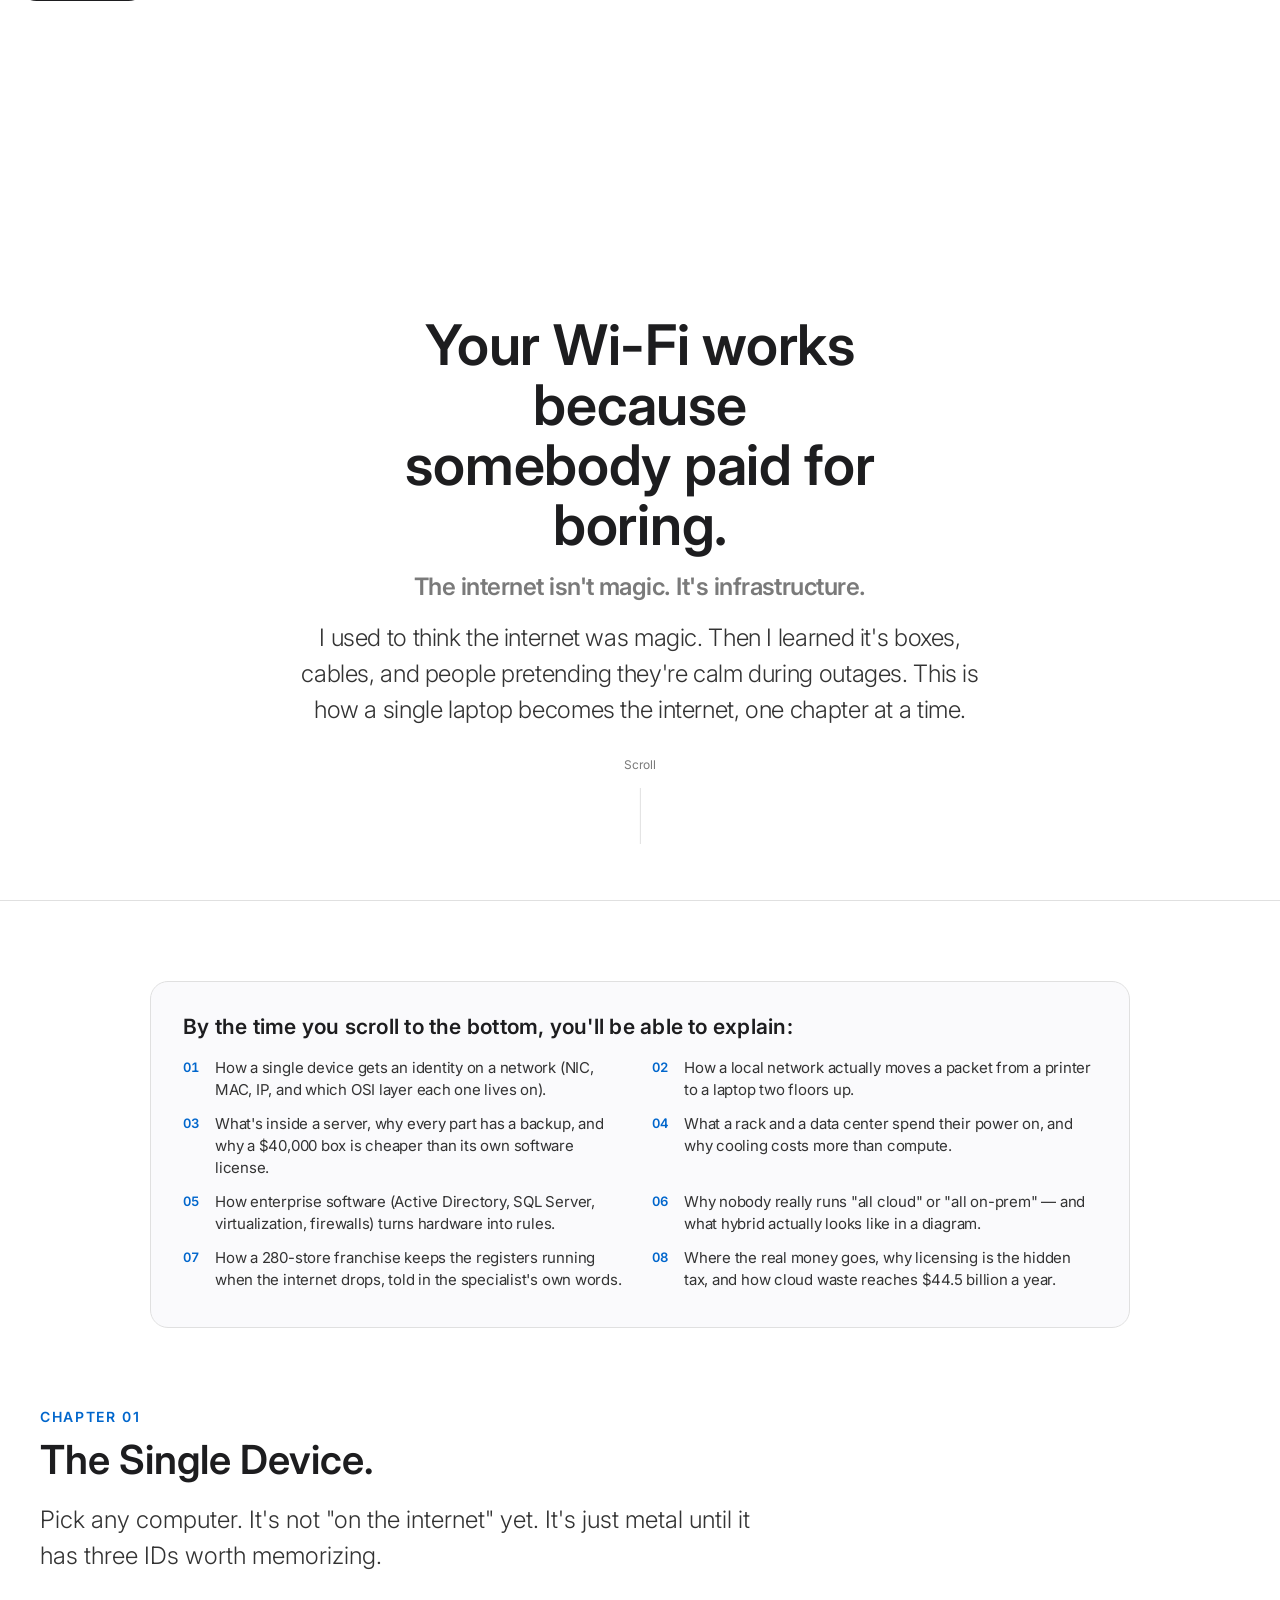
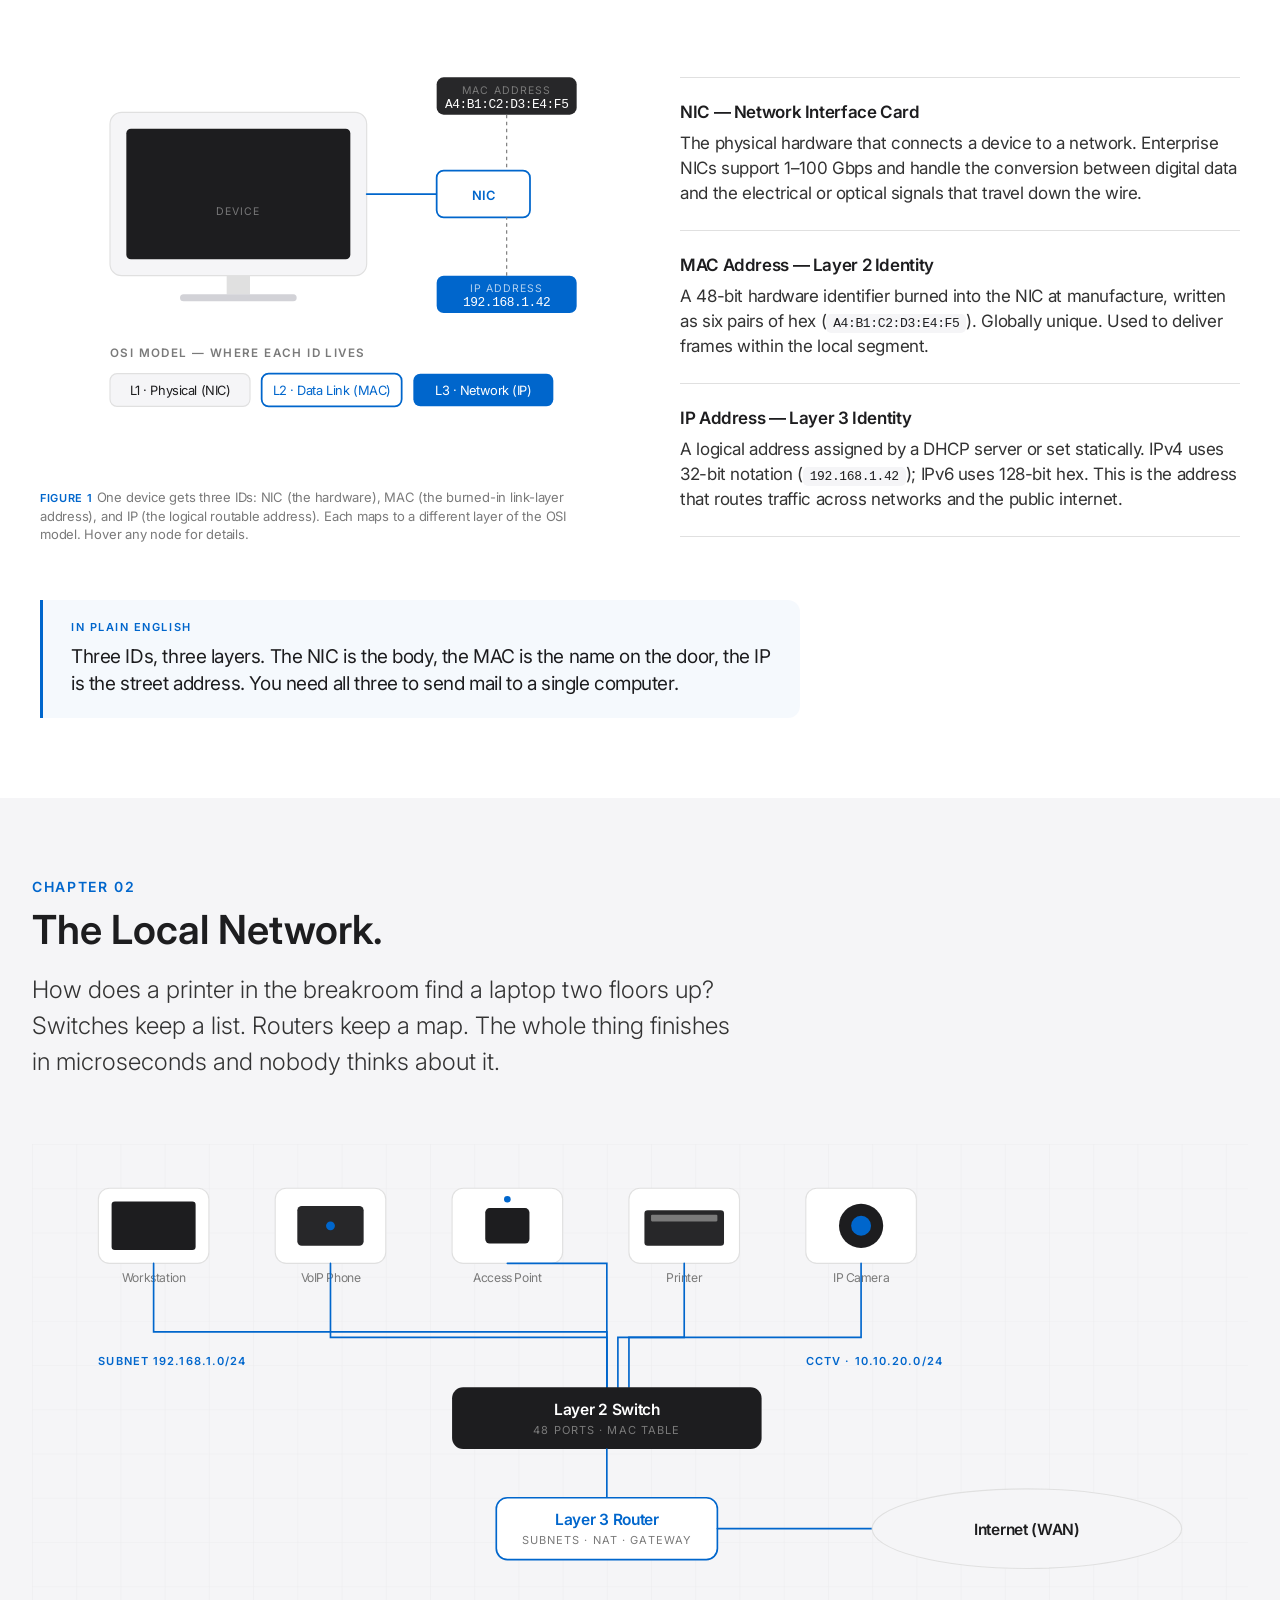
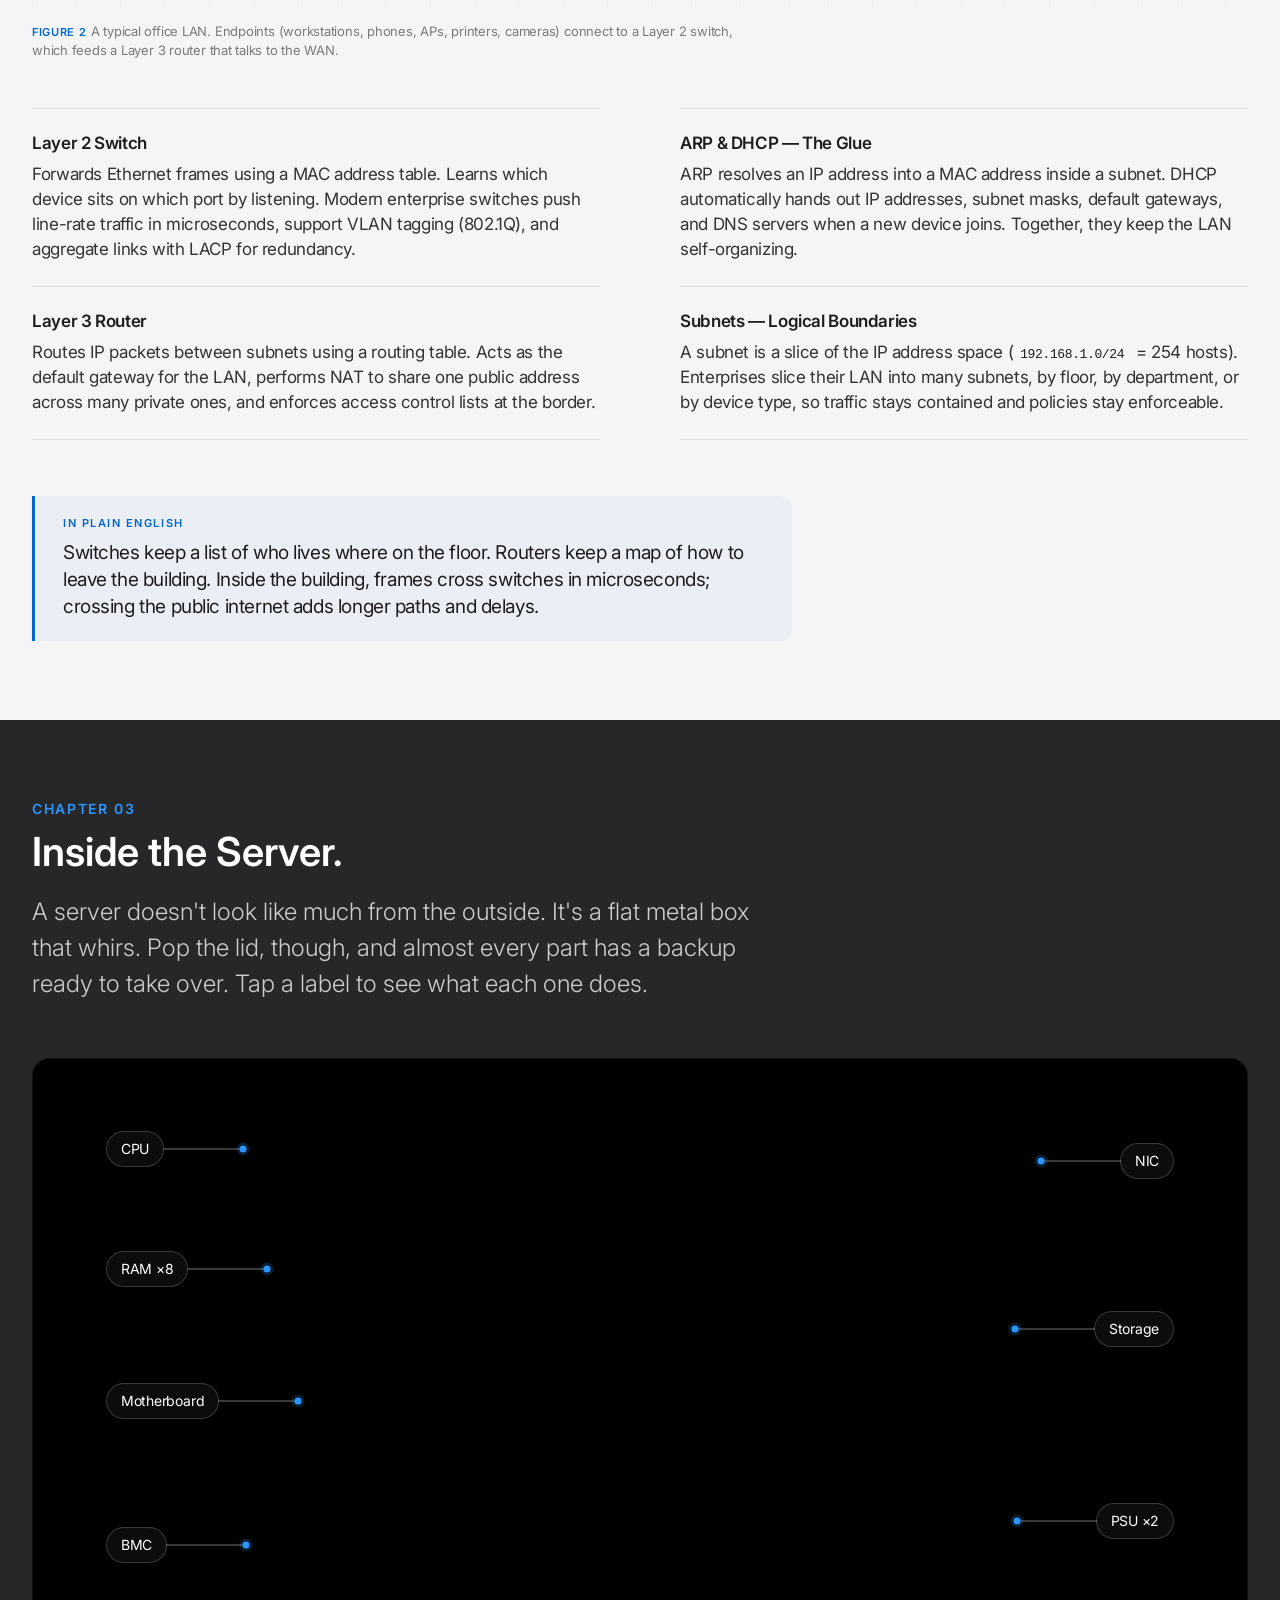
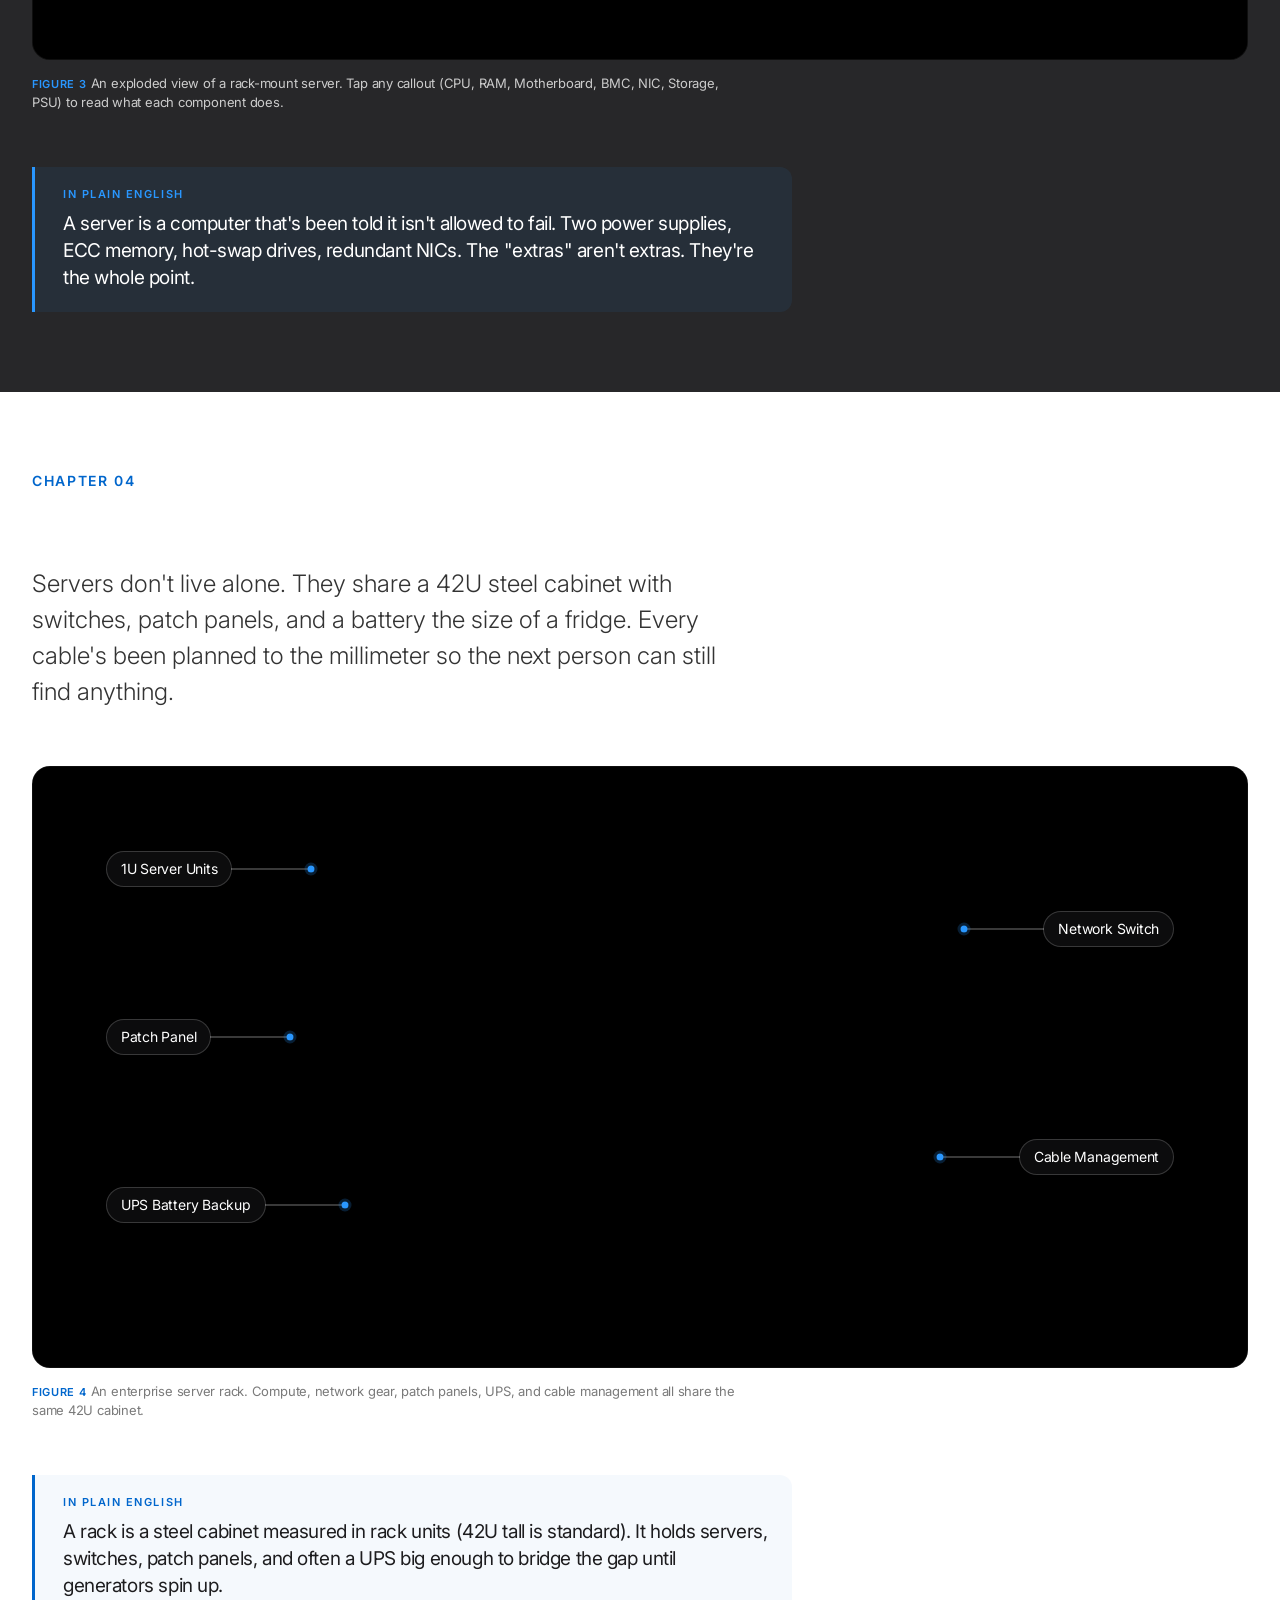
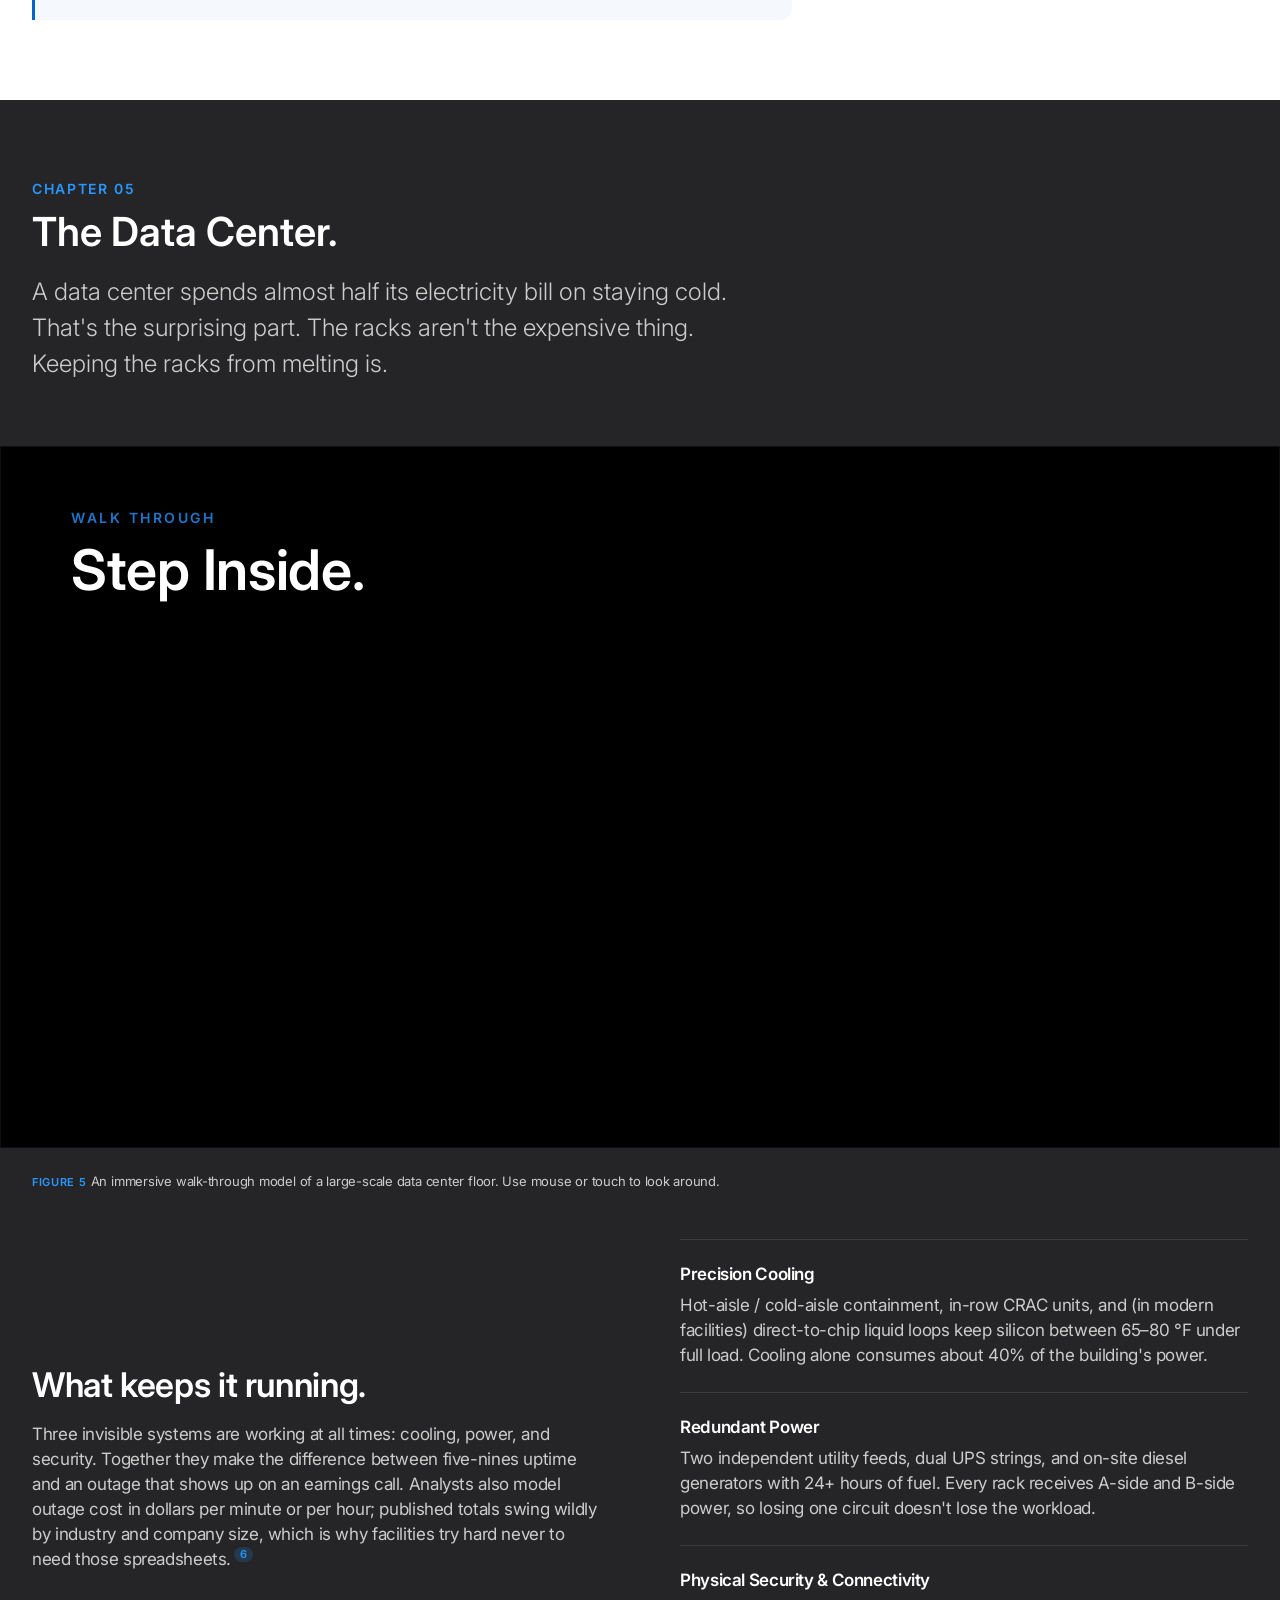
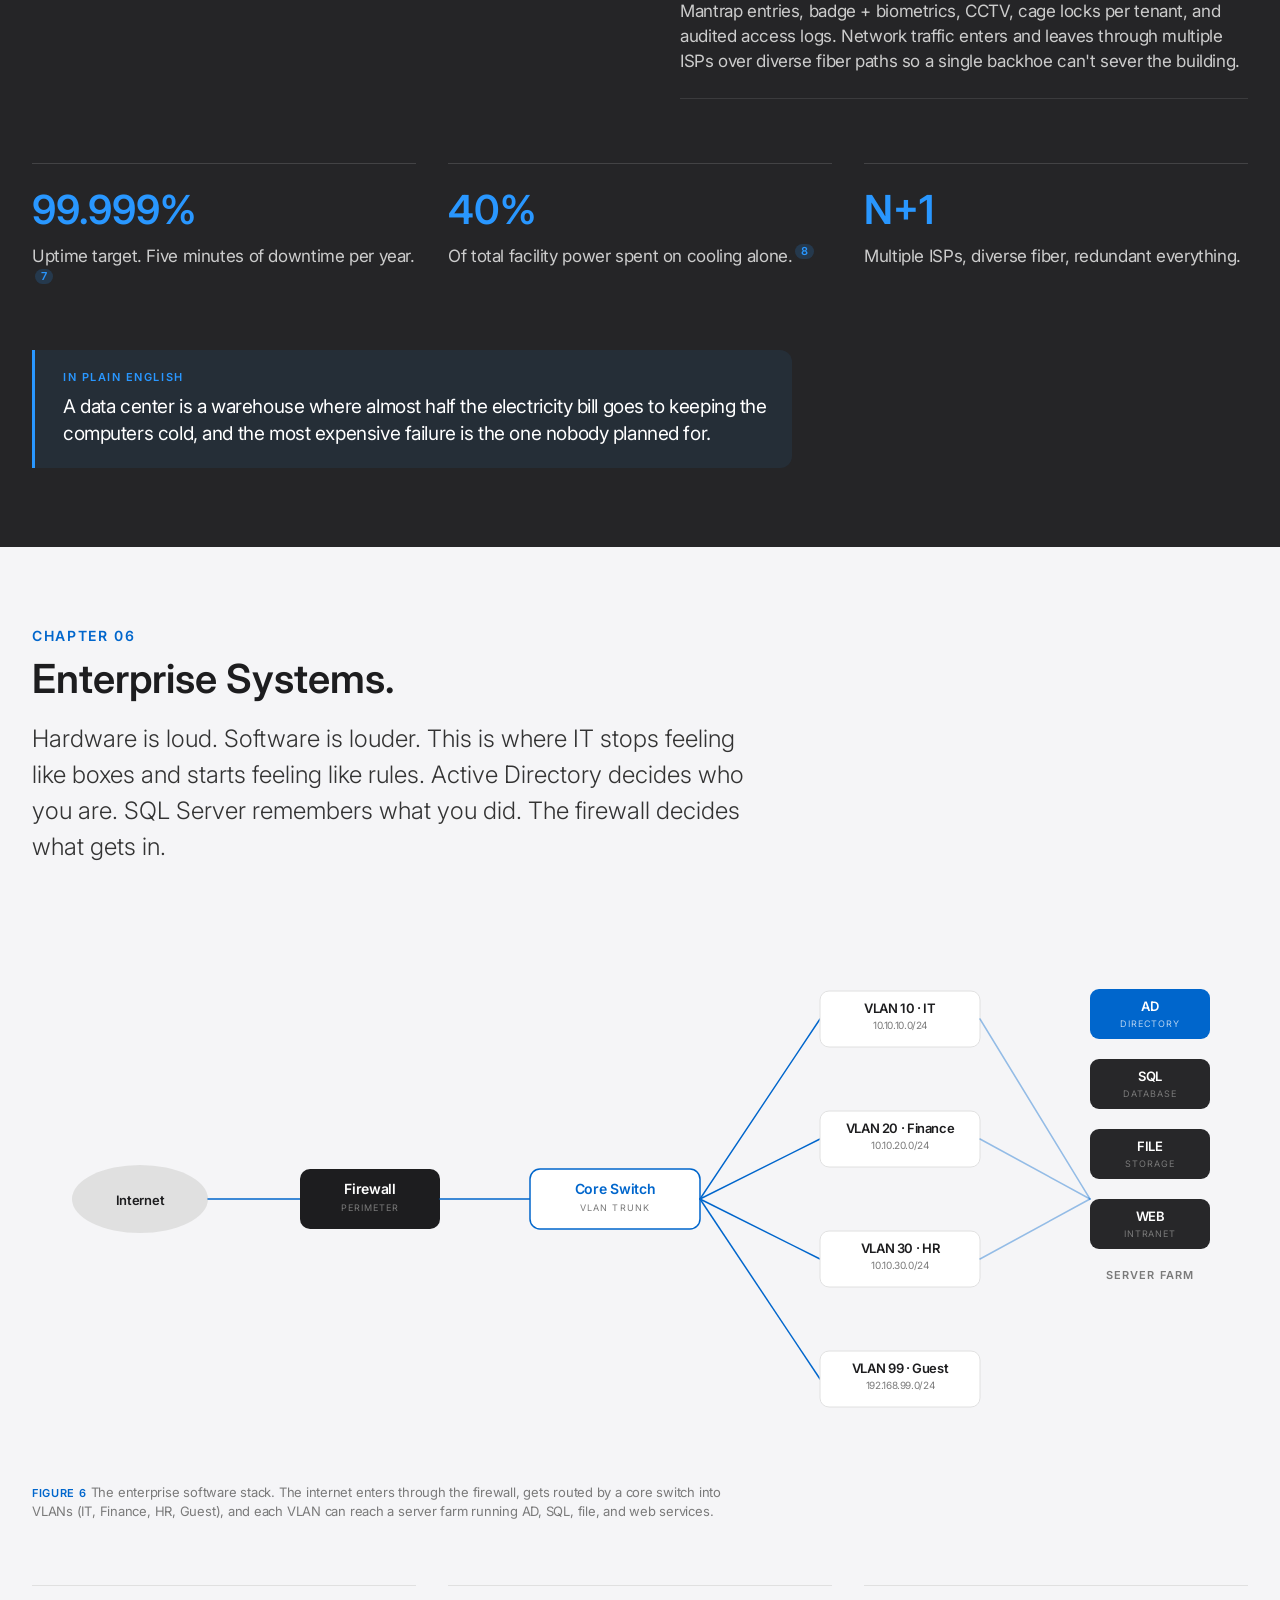
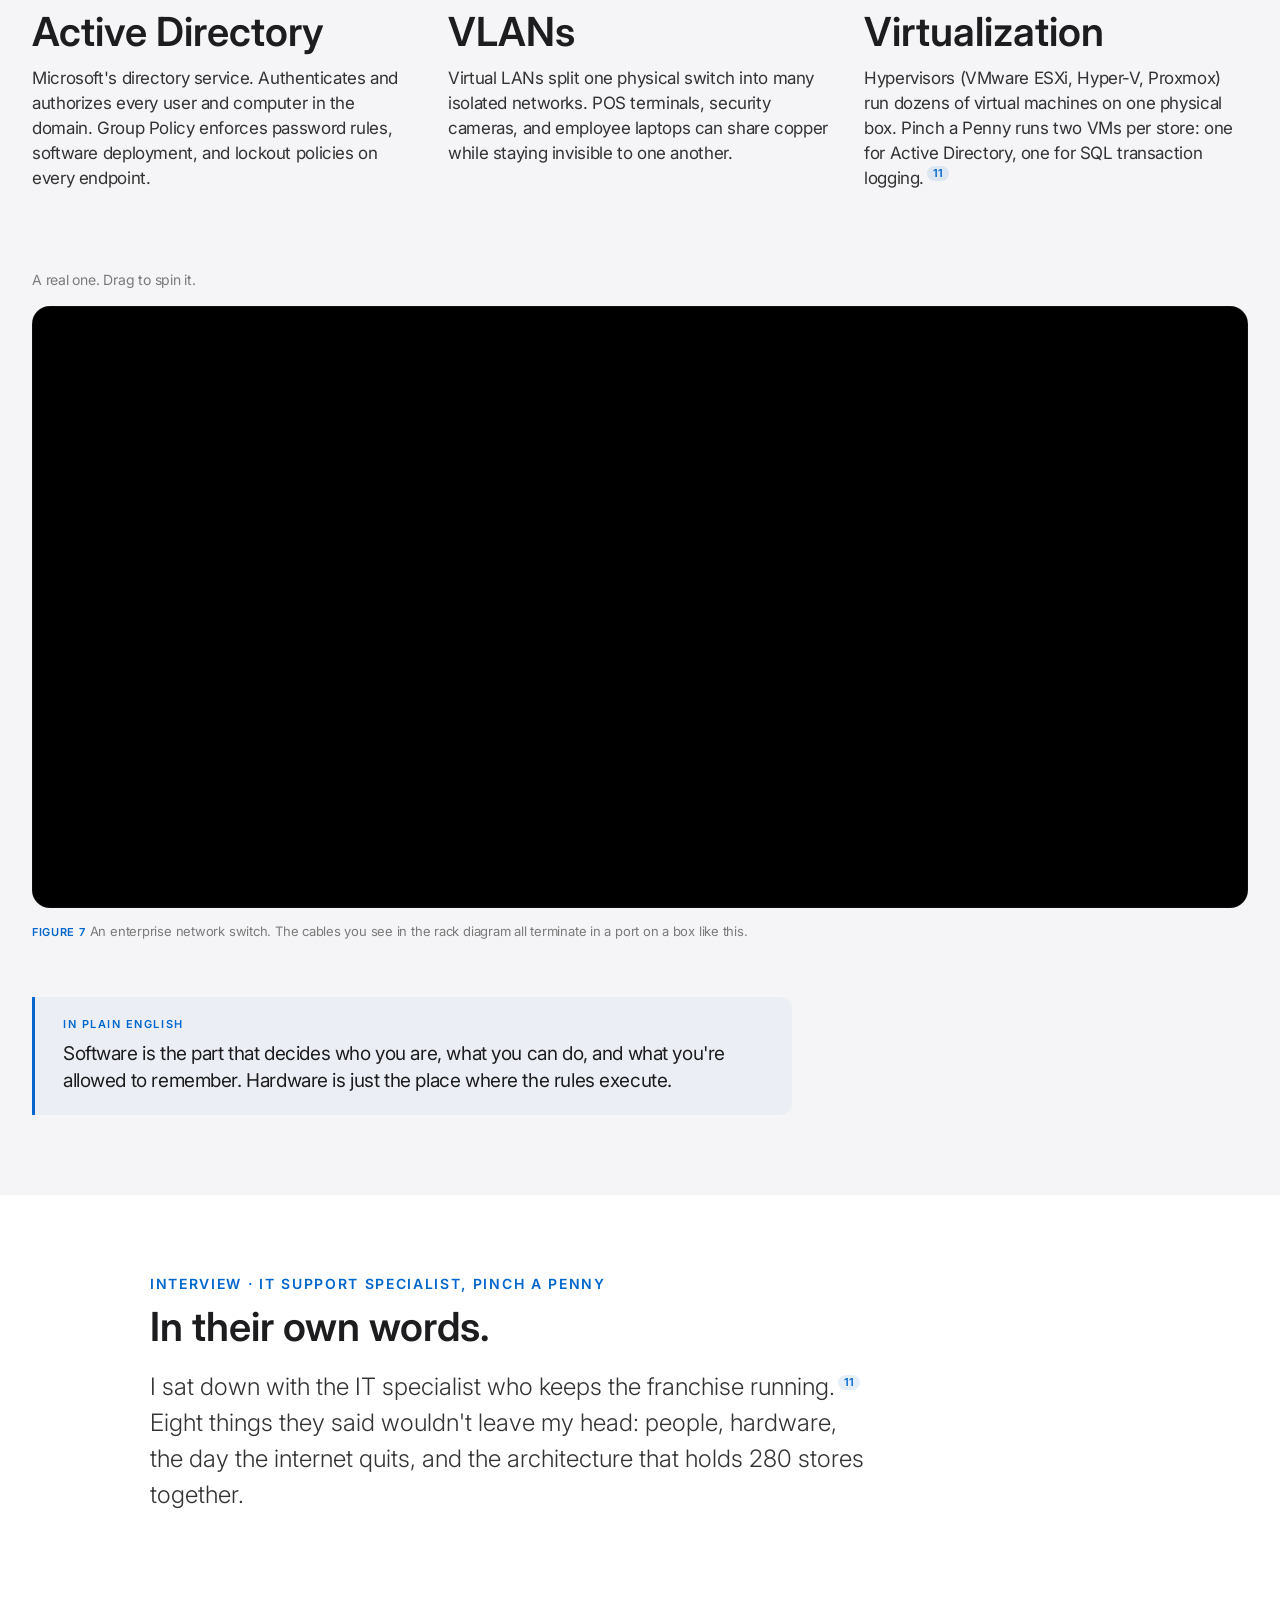
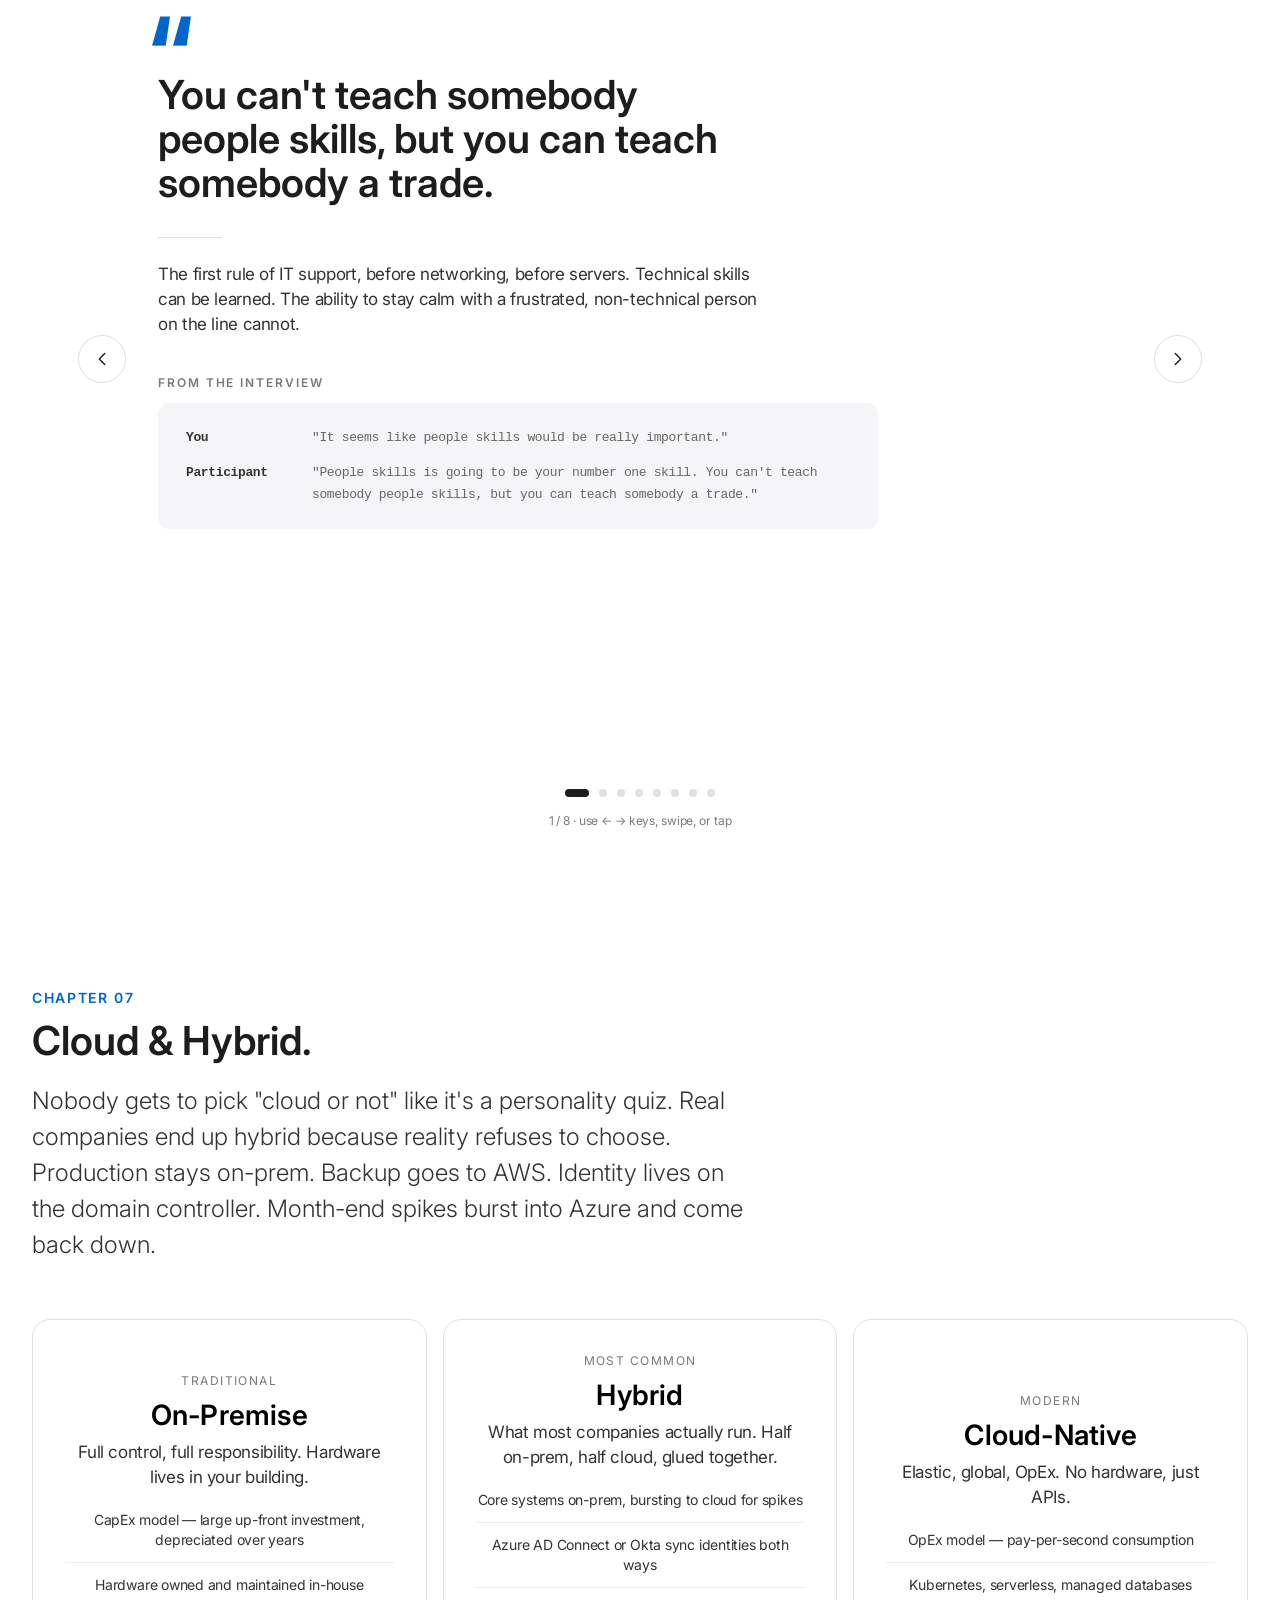
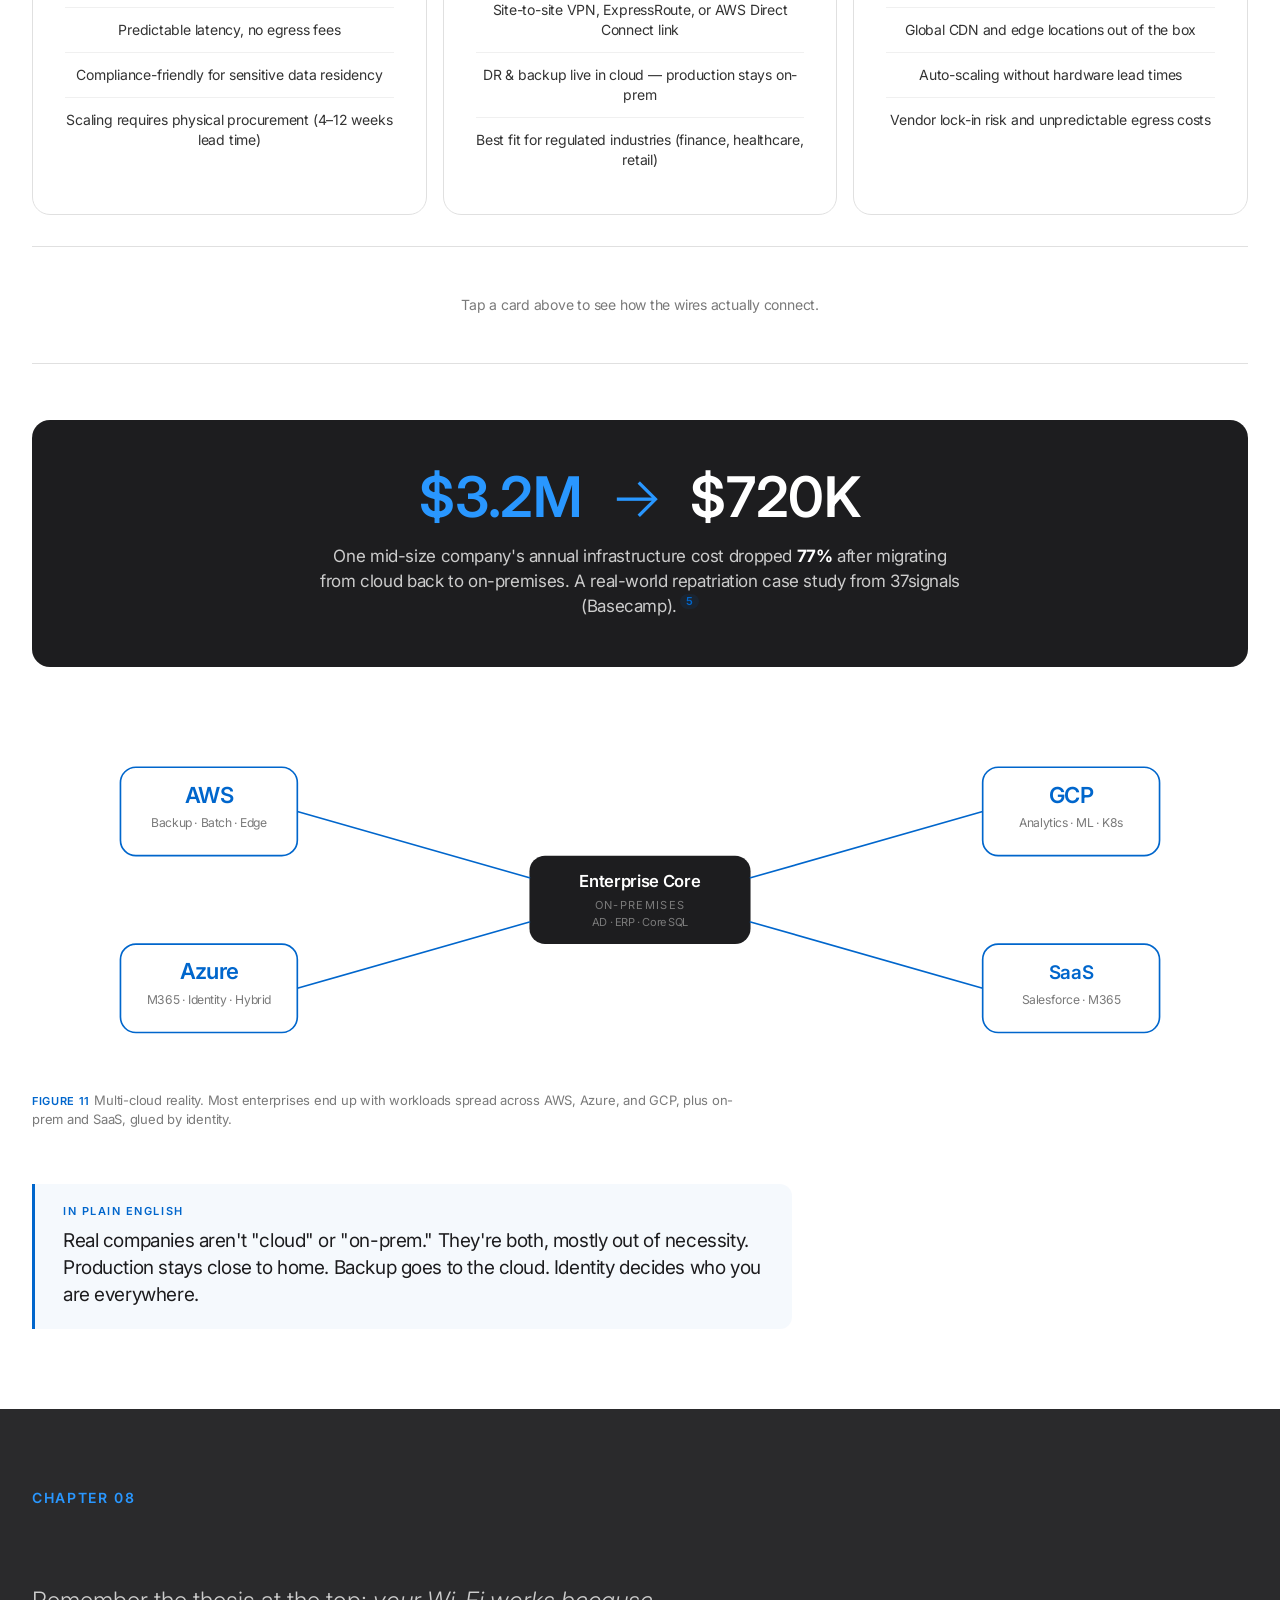
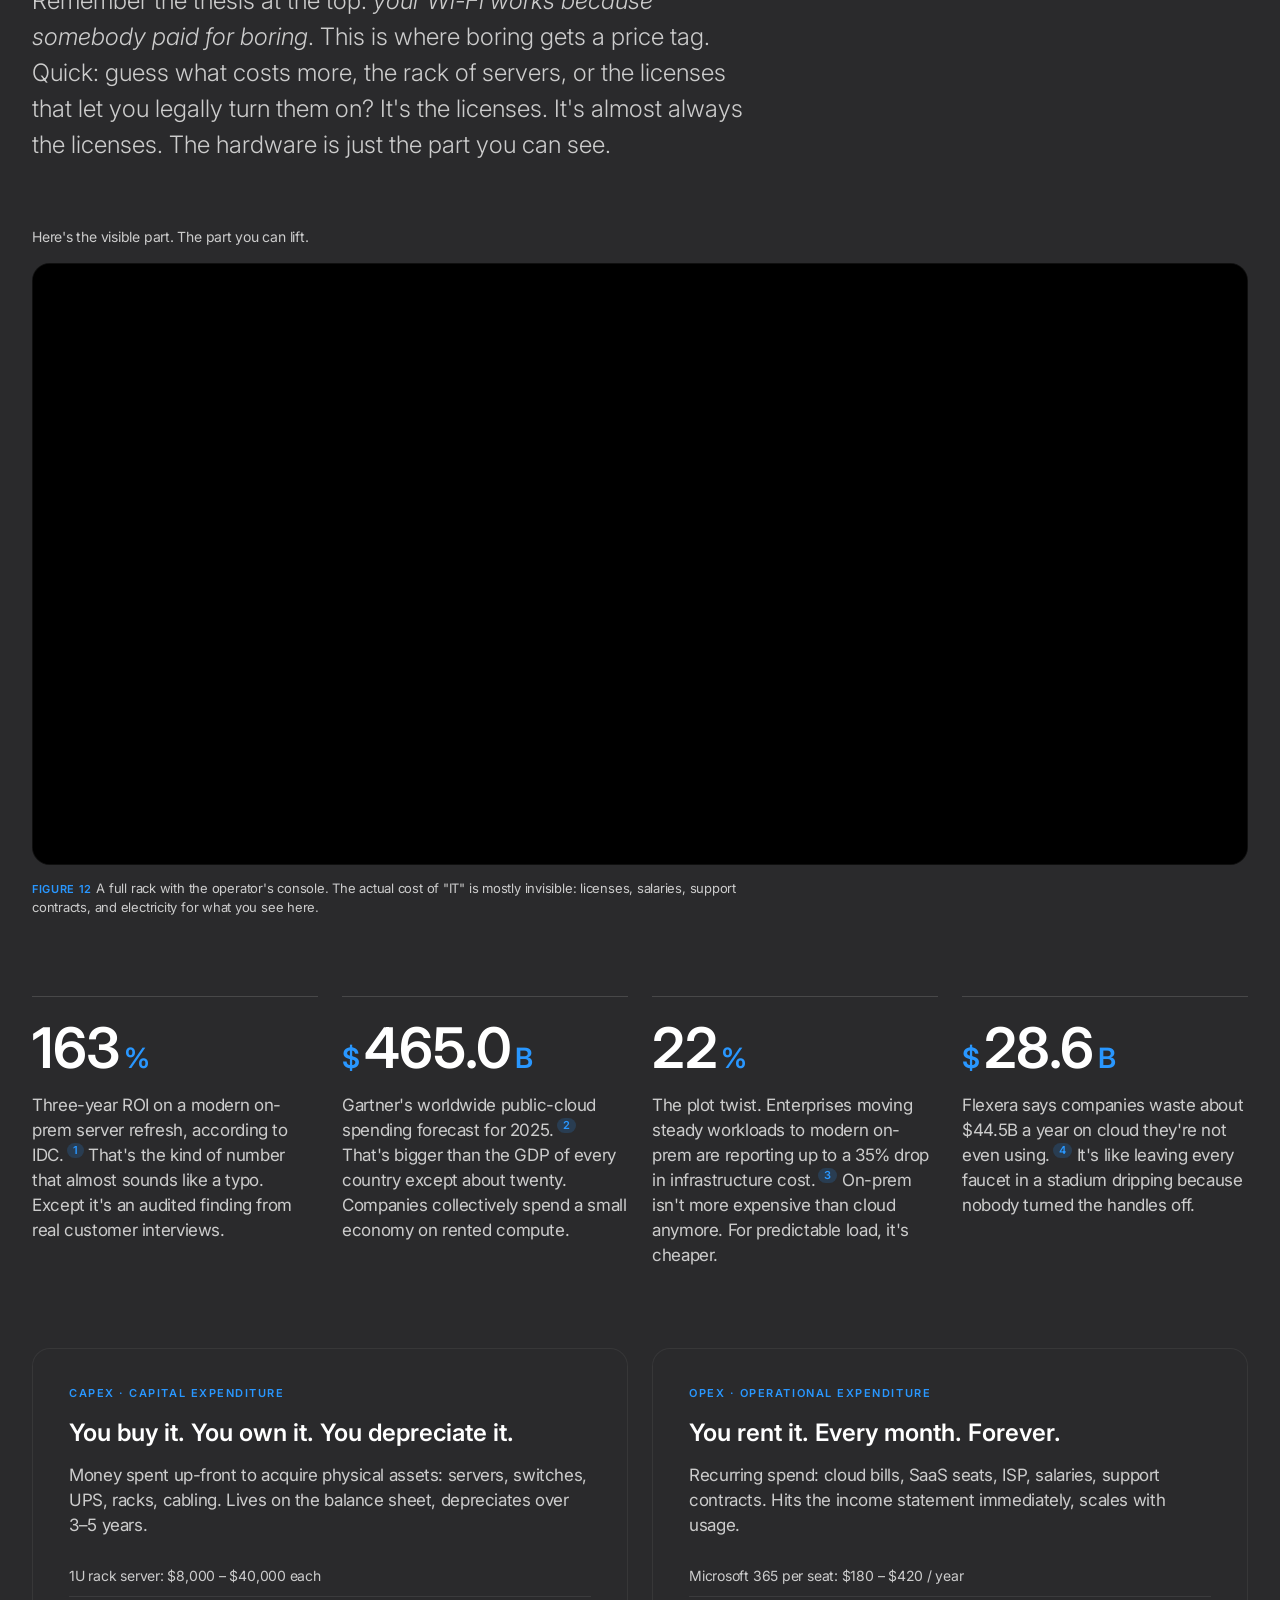
<file: index.html>
<!DOCTYPE html>
<html lang="en">
<head>
<meta charset="UTF-8">
<meta name="viewport" content="width=device-width, initial-scale=1, viewport-fit=cover">
<meta name="theme-color" content="#000000">
<meta name="description" content="The internet isn't magic. It's infrastructure: boxes, cables, and people staying calm during outages. A walk from one laptop to a large-scale data center.">
<title>How the World Stays Connected · Enterprise IT Infrastructure</title>

<link rel="preconnect" href="https://fonts.googleapis.com">
<link rel="preconnect" href="https://fonts.gstatic.com" crossorigin>
<link href="https://fonts.googleapis.com/css2?family=Inter:wght@300;400;500;600;700&display=swap" rel="stylesheet">

<style>
/* ─────────────────────────────────────────────────────────────
   APPLE DESIGN TOKENS — sourced from APPLE-DESIGN.md
   ───────────────────────────────────────────────────────────── */
:root {
  --primary: #0066cc;
  --primary-focus: #0071e3;
  --primary-on-dark: #2997ff;

  --ink: #1d1d1f;
  --ink-muted-80: #333333;
  --ink-muted-48: #7a7a7a;
  --body-on-dark: #ffffff;
  --body-muted: #cccccc;

  --canvas: #ffffff;
  --parchment: #f5f5f7;
  --pearl: #fafafc;
  --tile-1: #272729;
  --tile-2: #2a2a2c;
  --tile-3: #252527;
  --black: #000000;
  --chip: #d2d2d7;

  --hairline: #e0e0e0;
  --divider-soft: #f0f0f0;

  --easing: cubic-bezier(0.25, 0.1, 0.25, 1);
  --product-shadow: rgba(0, 0, 0, 0.22) 3px 5px 30px 0;

  --font-display: "SF Pro Display", "Inter", system-ui, -apple-system, BlinkMacSystemFont, sans-serif;
  --font-text: "SF Pro Text", "Inter", system-ui, -apple-system, BlinkMacSystemFont, sans-serif;
  --font-mono: "SF Mono", ui-monospace, Menlo, Consolas, monospace;
}

* { box-sizing: border-box; margin: 0; padding: 0; }

html { scroll-behavior: smooth; -webkit-font-smoothing: antialiased; -moz-osx-font-smoothing: grayscale; }

body {
  font-family: var(--font-text);
  color: var(--ink);
  background: var(--canvas);
  font-size: 17px;
  font-weight: 400;
  line-height: 1.47;
  letter-spacing: -0.374px;
  text-rendering: optimizeLegibility;
  overflow-x: hidden;
}

img, svg, iframe { display: block; max-width: 100%; }
a { color: var(--primary); text-decoration: none; }
a:hover { text-decoration: underline; }
button { font: inherit; }

/* Skip link — visually hidden until keyboard focus */
.skip-link {
  position: absolute;
  top: -40px;
  left: 16px;
  background: var(--ink);
  color: #fff;
  padding: 10px 18px;
  border-radius: 9999px;
  font-size: 14px;
  font-weight: 400;
  letter-spacing: -0.224px;
  z-index: 1000;
  transition: top 200ms var(--easing);
}
.skip-link:focus {
  top: 16px;
  text-decoration: none;
  outline: 2px solid var(--primary-focus);
  outline-offset: 2px;
}

/* ─────────────────────────────────────────────────────────────
   TYPOGRAPHY — token-exact (APPLE-DESIGN.md)
   ───────────────────────────────────────────────────────────── */
.hero-display {
  font-family: var(--font-display);
  font-size: 56px;
  font-weight: 600;
  line-height: 1.07;
  letter-spacing: -0.28px;
}
@media (max-width: 1068px) { .hero-display { font-size: 48px; line-height: 1.08; } }
@media (max-width: 833px)  { .hero-display { font-size: 40px; line-height: 1.1;  } }
@media (max-width: 640px)  { .hero-display { font-size: 34px; line-height: 1.12; } }
@media (max-width: 419px)  { .hero-display { font-size: 28px; line-height: 1.14; } }

.display-lg {
  font-family: var(--font-display);
  font-size: 40px;
  font-weight: 600;
  line-height: 1.1;
  letter-spacing: 0;
}
@media (max-width: 833px) { .display-lg { font-size: 32px; line-height: 1.12; } }
@media (max-width: 640px) { .display-lg { font-size: 28px; line-height: 1.14; } }

.display-md {
  font-family: var(--font-text);
  font-size: 34px;
  font-weight: 600;
  line-height: 1.2;
  letter-spacing: -0.374px;
}
@media (max-width: 640px) { .display-md { font-size: 24px; line-height: 1.25; } }

/* Lead-airy variant — 24px / 300 / 1.5 — DESIGN.md token */
.lead {
  font-family: var(--font-display);
  font-size: 24px;
  font-weight: 300;
  line-height: 1.5;
  letter-spacing: 0;
  color: var(--ink-muted-80);
  max-width: 720px;
}
@media (max-width: 833px) { .lead { font-size: 21px; line-height: 1.47; } }
@media (max-width: 419px) { .lead { font-size: 19px; line-height: 1.45; } }
.dark .lead, .dark-2 .lead, .dark-3 .lead { color: var(--body-muted); }

/* Eyebrow — caption-strong token: 14 / 600 / 1.29 / -0.224px (uppercased) */
.eyebrow {
  font-family: var(--font-text);
  font-size: 14px;
  font-weight: 600;
  line-height: 1.29;
  letter-spacing: 0.12em;
  text-transform: uppercase;
  color: var(--primary);
}
.dark .eyebrow, .dark-2 .eyebrow, .dark-3 .eyebrow { color: var(--primary-on-dark); }

/* Body — 17px / 400 / 1.47 / -0.374px — the canonical Apple body */
.body-text { font-size: 17px; font-weight: 400; line-height: 1.47; color: var(--ink-muted-80); letter-spacing: -0.374px; }
.body-text.on-dark { color: var(--body-muted); }
.caption { font-size: 14px; font-weight: 400; line-height: 1.43; color: var(--ink-muted-48); letter-spacing: -0.224px; }

/* ─────────────────────────────────────────────────────────────
   LAYOUT
   ───────────────────────────────────────────────────────────── */
.section {
  /* {spacing.section} 80px — desktop rhythm, tightened on mobile per DESIGN.md */
  padding: 80px 32px;
  position: relative;
}
@media (max-width: 833px) { .section { padding: 64px 24px; } }
@media (max-width: 640px) { .section { padding: 48px 20px; } }
.section.parchment { background: var(--parchment); }
.section.dark { background: var(--tile-1); color: var(--body-on-dark); }
.section.dark-2 { background: var(--tile-2); color: var(--body-on-dark); }
.section.dark-3 { background: var(--tile-3); color: var(--body-on-dark); }
.section.dark .display-lg, .section.dark-2 .display-lg, .section.dark-3 .display-lg { color: var(--body-on-dark); }

.container { max-width: 1200px; margin: 0 auto; }
.container.wide { max-width: 1440px; }
.container.narrow { max-width: 980px; }

hr.hairline { border: 0; height: 1px; background: var(--hairline); margin: 0; }

/* ─────────────────────────────────────────────────────────────
   BUTTONS — Apple pill grammar
   ───────────────────────────────────────────────────────────── */
.btn-pill {
  display: inline-flex; align-items: center; gap: 8px;
  background: var(--primary);
  color: #fff;
  font-family: var(--font-text);
  font-size: 17px;
  font-weight: 400;
  letter-spacing: -0.374px;
  border: 0;
  border-radius: 9999px;
  padding: 11px 22px;
  cursor: pointer;
  transition: transform 200ms var(--easing), background 200ms var(--easing);
  text-decoration: none;
}
.btn-pill:hover { background: var(--primary-focus); text-decoration: none; }
.btn-pill:active { transform: scale(0.95); }
.btn-pill.ghost { background: transparent; color: var(--primary); border: 1px solid var(--primary); }
.btn-pill.on-dark { color: #fff; }
.btn-pill.on-dark.ghost { color: var(--primary-on-dark); border-color: var(--primary-on-dark); }

/* ─────────────────────────────────────────────────────────────
   REVEAL ANIMATIONS
   ───────────────────────────────────────────────────────────── */
.reveal {
  opacity: 0;
  transform: translateY(28px);
  transition: opacity 800ms var(--easing), transform 800ms var(--easing);
  will-change: opacity, transform;
}
.reveal.in { opacity: 1; transform: none; }
.reveal.d1 { transition-delay: 80ms; }
.reveal.d2 { transition-delay: 160ms; }
.reveal.d3 { transition-delay: 240ms; }
.reveal.d4 { transition-delay: 320ms; }
.reveal.d5 { transition-delay: 400ms; }

/* ─────────────────────────────────────────────────────────────
   HERO
   ───────────────────────────────────────────────────────────── */
.hero {
  min-height: 100vh;
  display: flex;
  flex-direction: column;
  justify-content: center;
  align-items: center;
  text-align: center;
  padding: 144px 32px 0;
  position: relative;
  background: var(--canvas);
}
@media (max-width: 833px) { .hero { padding: 112px 24px 0; } }
@media (max-width: 640px) { .hero { padding: 96px 20px 0; } }
.hero h1 { max-width: 16ch; }
.hero .tagline {
  margin-top: 18px;
  max-width: 720px;
  font-family: var(--font-display);
  font-size: 24px;
  font-weight: 600;
  line-height: 1.2;
  letter-spacing: -0.022em;
  color: var(--ink-muted-48);
}
@media (max-width: 833px) { .hero .tagline { font-size: 21px; } }
@media (max-width: 419px) { .hero .tagline { font-size: 19px; } }
.hero .subhead {
  margin-top: 18px;
  max-width: 720px;
  font-family: var(--font-display);
  font-size: 24px;
  font-weight: 300;
  line-height: 1.5;
  color: var(--ink-muted-80);
}
@media (max-width: 833px) { .hero .subhead { font-size: 21px; line-height: 1.47; } }
@media (max-width: 419px) { .hero .subhead { font-size: 19px; line-height: 1.45; } }
.hero .scroll-indicator {
  position: absolute;
  bottom: 56px;
  left: 50%;
  transform: translateX(-50%);
  display: flex;
  flex-direction: column;
  align-items: center;
  gap: 14px;
  font-family: var(--font-text);
  font-size: 12px;
  font-weight: 400;
  letter-spacing: -0.12px;
  color: var(--ink-muted-48);
}
.scroll-indicator .line {
  width: 1px;
  height: 56px;
  background: var(--hairline);
}

/* ─────────────────────────────────────────────────────────────
   GENERIC GRIDS / CARDS
   ───────────────────────────────────────────────────────────── */
.two-col {
  display: grid;
  grid-template-columns: 1fr 1fr;
  gap: 80px;
  align-items: center;
}
@media (max-width: 1068px) { .two-col { gap: 48px; } }
@media (max-width: 900px)  { .two-col { grid-template-columns: 1fr; gap: 32px; } }

.fact-list { margin-top: 32px; }
.fact-item { padding: 24px 0; border-top: 1px solid var(--hairline); }
.fact-item:last-child { border-bottom: 1px solid var(--hairline); }
.fact-item h4 {
  font-family: var(--font-text);
  font-size: 17px;
  font-weight: 600;
  line-height: 1.24;
  letter-spacing: -0.374px;
  margin-bottom: 8px;
}
.fact-item p {
  font-size: 17px;
  font-weight: 400;
  line-height: 1.47;
  letter-spacing: -0.374px;
  color: var(--ink-muted-80);
}
.section.dark .fact-item, .section.dark-2 .fact-item, .section.dark-3 .fact-item { border-color: rgba(255,255,255,0.10); }
.section.dark .fact-item p, .section.dark-2 .fact-item p, .section.dark-3 .fact-item p { color: var(--body-muted); }
.fact-item code {
  font-family: var(--font-mono);
  font-size: 13px;
  background: var(--parchment);
  padding: 2px 7px;
  border-radius: 5px;
  color: var(--ink);
}

/* ─────────────────────────────────────────────────────────────
   SVG DIAGRAMS
   ───────────────────────────────────────────────────────────── */
.diagram-wrap {
  position: relative;
  width: 100%;
  margin-top: 16px;
}
.diagram-wrap svg { width: 100%; height: auto; max-height: 540px; }

.node {
  cursor: pointer;
}

/* Flow lines: draw-once on reveal, then static. No persistent motion. */
.flow-line {
  fill: none;
  stroke: var(--primary);
  stroke-width: 1.5;
  stroke-linecap: round;
  stroke-dasharray: 1400;
  stroke-dashoffset: 1400;
  transition: stroke-dashoffset 1600ms var(--easing);
}
.reveal.in .flow-line { stroke-dashoffset: 0; }
.flow-line.dim { opacity: 0.4; }
.section.dark .flow-line,
.section.dark-2 .flow-line,
.section.dark-3 .flow-line { stroke: var(--primary-on-dark); }

/* Tooltip — hairline border, no decorative shadow (DESIGN.md: shadows are reserved for product imagery) */
.tooltip {
  position: fixed;
  z-index: 300;
  background: var(--ink);
  color: #fff;
  padding: 12px 16px;
  border-radius: 11px;
  border: 1px solid rgba(255, 255, 255, 0.08);
  font-size: 14px;
  line-height: 1.43;
  letter-spacing: -0.224px;
  max-width: 280px;
  opacity: 0;
  transform: translateY(8px);
  transition: opacity 200ms var(--easing), transform 200ms var(--easing);
}
.tooltip:not(.pinned) { pointer-events: none; }
.tooltip.show { opacity: 1; transform: none; }
.tooltip .pin-close {
  display: none;
  position: absolute;
  top: 6px;
  right: 6px;
  width: 22px;
  height: 22px;
  border-radius: 50%;
  background: rgba(255, 255, 255, 0.12);
  color: #fff;
  border: 0;
  cursor: pointer;
  font-size: 14px;
  line-height: 1;
  padding: 0;
}
.tooltip.pinned { padding-right: 36px; }
.tooltip.pinned .pin-close { display: inline-flex; align-items: center; justify-content: center; }
.tooltip strong {
  display: block;
  color: var(--primary-on-dark);
  font-size: 11px;
  text-transform: uppercase;
  letter-spacing: 0.08em;
  margin-bottom: 6px;
  font-weight: 600;
}

/* ─────────────────────────────────────────────────────────────
   SKETCHFAB EMBED + APPLE CALLOUTS
   ───────────────────────────────────────────────────────────── */
.model-stage {
  position: relative;
  margin-top: 56px;
  background: var(--black);
  border-radius: 18px;
  overflow: hidden;
  border: 1px solid rgba(255,255,255,0.06);
}
.model-stage.full-bleed {
  border-radius: 0;
  margin-left: calc(50% - 50vw);
  margin-right: calc(50% - 50vw);
  width: 100vw;
}
.model-stage iframe {
  width: 100%;
  border: 0;
  display: block;
  background: var(--black);
}
.model-stage[data-h="600"] iframe { height: 600px; }
.model-stage[data-h="700"] iframe { height: 700px; }
@media (max-width: 720px) {
  .model-stage[data-h="600"] iframe { height: 420px; }
  .model-stage[data-h="700"] iframe { height: 480px; }
}

/* Apple-style callout labels — frosted glass, thin connector line */
.callout {
  position: absolute;
  background: rgba(20, 20, 22, 0.62);
  -webkit-backdrop-filter: blur(20px) saturate(180%);
  backdrop-filter: blur(20px) saturate(180%);
  color: #fff;
  border: 1px solid rgba(255, 255, 255, 0.18);
  padding: 8px 14px;
  border-radius: 9999px;
  font-family: var(--font-text);
  font-size: 14px;
  font-weight: 400;
  line-height: 1.29;
  letter-spacing: -0.224px;
  cursor: pointer;
  transition: background 250ms var(--easing), border-color 250ms var(--easing);
  white-space: nowrap;
  z-index: 5;
  user-select: none;
}
.callout:hover {
  background: rgba(0, 102, 204, 0.85);
  border-color: rgba(255,255,255,0.35);
}
.callout:active { transform: scale(0.95); }

/* Connector line + dot — directional variants */
.callout::before {
  content: '';
  position: absolute;
  background: rgba(255, 255, 255, 0.45);
  pointer-events: none;
}
.callout::after {
  content: '';
  position: absolute;
  width: 7px;
  height: 7px;
  border-radius: 50%;
  background: var(--primary-on-dark);
  outline: 3px solid rgba(41, 151, 255, 0.20);
  pointer-events: none;
}
.callout.left::before  { right: 100%; top: 50%; width: 80px; height: 1px; transform: translateY(-50%); }
.callout.left::after   { right: calc(100% + 80px); top: 50%; transform: translate(50%, -50%); }
.callout.right::before { left: 100%; top: 50%; width: 80px; height: 1px; transform: translateY(-50%); }
.callout.right::after  { left: calc(100% + 80px); top: 50%; transform: translate(-50%, -50%); }
.callout.up::before    { left: 50%; bottom: 100%; width: 1px; height: 56px; transform: translateX(-50%); }
.callout.up::after     { left: 50%; bottom: calc(100% + 56px); transform: translate(-50%, 50%); }
.callout.down::before  { left: 50%; top: 100%; width: 1px; height: 56px; transform: translateX(-50%); }
.callout.down::after   { left: 50%; top: calc(100% + 56px); transform: translate(-50%, -50%); }

@media (max-width: 720px) {
  .callout { display: none; }
}

/* Mobile callouts — show as a chip list below the embed on small screens */
.mobile-callouts {
  display: none;
  flex-wrap: wrap;
  gap: 8px;
  margin-top: 16px;
}
.mobile-callouts button {
  background: rgba(255,255,255,0.08);
  color: #fff;
  border: 1px solid rgba(255,255,255,0.12);
  border-radius: 9999px;
  padding: 8px 14px;
  font-size: 14px;
  font-weight: 400;
  line-height: 1.29;
  letter-spacing: -0.224px;
  cursor: pointer;
}
.section:not(.dark):not(.dark-2):not(.dark-3) .mobile-callouts button {
  background: var(--parchment);
  color: var(--ink);
  border-color: var(--hairline);
}
@media (max-width: 720px) {
  .mobile-callouts { display: flex; }
}

/* ─────────────────────────────────────────────────────────────
   SLIDE-IN INFO CARD
   ───────────────────────────────────────────────────────────── */
.info-scrim {
  position: fixed;
  inset: 0;
  background: rgba(0,0,0,0.42);
  opacity: 0;
  pointer-events: none;
  transition: opacity 320ms var(--easing);
  z-index: 200;
  -webkit-backdrop-filter: blur(2px);
  backdrop-filter: blur(2px);
}
.info-scrim.show { opacity: 1; pointer-events: auto; }

.info-card {
  position: fixed;
  top: 0;
  right: 0;
  width: min(460px, 100%);
  height: 100vh;
  background: #fff;
  border-left: 1px solid var(--hairline);
  transform: translateX(100%);
  transition: transform 520ms var(--easing);
  padding: 88px 44px 48px;
  overflow-y: auto;
  z-index: 201;
}
.info-card.show { transform: none; }
.info-card .close {
  position: absolute;
  top: 24px;
  right: 24px;
  width: 38px;
  height: 38px;
  border-radius: 50%;
  background: var(--parchment);
  border: 0;
  cursor: pointer;
  font-size: 22px;
  color: var(--ink);
  display: flex;
  align-items: center;
  justify-content: center;
  line-height: 1;
  transition: transform 200ms var(--easing), background 200ms var(--easing);
}
.info-card .close:hover { background: var(--hairline); }
.info-card .close:active { transform: scale(0.92); }
.info-card .eyebrow { color: var(--primary); margin-bottom: 14px; display: block; }
.info-card h3 {
  font-family: var(--font-display);
  font-size: 32px;
  font-weight: 600;
  line-height: 1.1;
  letter-spacing: -0.025em;
  margin-bottom: 16px;
}
.info-card .lead-card {
  font-family: var(--font-display);
  font-size: 21px;
  font-weight: 600;
  line-height: 1.19;
  letter-spacing: 0.231px;
  color: var(--ink-muted-80);
  margin-bottom: 24px;
}
.info-card p { color: var(--ink-muted-80); font-size: 17px; line-height: 1.47; margin-bottom: 14px; letter-spacing: -0.374px; }
.info-card .spec {
  margin-top: 24px;
  padding-top: 20px;
  border-top: 1px solid var(--hairline);
  font-family: var(--font-text);
  font-size: 12px;
  font-weight: 400;
  line-height: 1.3;
  color: var(--ink-muted-48);
  letter-spacing: 0.06em;
  text-transform: uppercase;
}

/* ─────────────────────────────────────────────────────────────
   STEP INSIDE OVERLAY (data center)
   ───────────────────────────────────────────────────────────── */
.step-inside-headline {
  position: absolute;
  top: 48px;
  left: 48px;
  padding: 14px 22px;
  color: #fff;
  font-family: var(--font-display);
  font-size: 56px;
  font-weight: 600;
  line-height: 1.07;
  letter-spacing: -0.28px;
  pointer-events: none;
  background: rgba(0, 0, 0, 0.32);
  -webkit-backdrop-filter: blur(18px) saturate(160%);
  backdrop-filter: blur(18px) saturate(160%);
  border-radius: 16px;
  z-index: 4;
}
@media (max-width: 833px) { .step-inside-headline { top: 32px; left: 24px; font-size: 40px; line-height: 1.1; } }
@media (max-width: 640px) { .step-inside-headline { font-size: 32px; line-height: 1.12; } }
.step-inside-headline .kicker {
  display: block;
  font-family: var(--font-text);
  font-size: 14px;
  font-weight: 600;
  line-height: 1.29;
  letter-spacing: 0.18em;
  text-transform: uppercase;
  opacity: 0.78;
  margin-bottom: 14px;
  color: var(--primary-on-dark);
}

/* ─────────────────────────────────────────────────────────────
   STAT CALLOUTS (data center, hero stats etc.)
   ───────────────────────────────────────────────────────────── */
.stats-row {
  display: grid;
  grid-template-columns: repeat(3, 1fr);
  gap: 32px;
  margin-top: 64px;
}
.stat-card { border-top: 1px solid var(--hairline); padding-top: 24px; }
.stat-card .num {
  font-family: var(--font-display);
  font-size: 40px;
  font-weight: 600;
  line-height: 1.1;
  letter-spacing: 0;
  color: var(--primary);
}
@media (max-width: 833px) { .stat-card .num { font-size: 32px; line-height: 1.12; } }
.stat-card .lbl { margin-top: 12px; font-size: 17px; line-height: 1.47; letter-spacing: -0.374px; color: var(--ink-muted-80); }
.section.dark .stat-card, .section.dark-2 .stat-card, .section.dark-3 .stat-card { border-top-color: rgba(255,255,255,0.14); }
.section.dark .stat-card .num, .section.dark-2 .stat-card .num, .section.dark-3 .stat-card .num { color: var(--primary-on-dark); }
.section.dark .stat-card .lbl, .section.dark-2 .stat-card .lbl, .section.dark-3 .stat-card .lbl { color: var(--body-muted); }
@media (max-width: 760px) { .stats-row { grid-template-columns: 1fr; gap: 18px; } }

/* ─────────────────────────────────────────────────────────────
   CLOUD COMPARISON
   ───────────────────────────────────────────────────────────── */
.cloud-grid {
  display: grid;
  grid-template-columns: 1fr 1fr 1fr;
  gap: 16px;
  margin-top: 56px;
}
@media (max-width: 900px) { .cloud-grid { grid-template-columns: 1fr; } }

.cloud-col {
  background: #fff;
  border: 1px solid var(--hairline);
  border-radius: 18px;
  padding: 32px;
  cursor: pointer;
  transition: transform 400ms var(--easing), border-color 400ms var(--easing), background 400ms var(--easing), opacity 400ms var(--easing);
  position: relative;
}
.cloud-col h3 { font-family: var(--font-display); font-size: 28px; font-weight: 600; line-height: 1.14; letter-spacing: 0.196px; }
.cloud-col .tag { font-size: 12px; color: var(--ink-muted-48); text-transform: uppercase; letter-spacing: 0.12em; display: block; margin-bottom: 10px; font-weight: 400; }
.cloud-col p.summary { margin-top: 8px; color: var(--ink-muted-80); font-size: 17px; line-height: 1.47; letter-spacing: -0.374px; }
.cloud-col ul { list-style: none; padding: 0; margin: 20px 0 0; }
.cloud-col li { padding: 12px 0; border-top: 1px solid var(--divider-soft); font-size: 14px; line-height: 1.43; letter-spacing: -0.224px; color: var(--ink-muted-80); }
.cloud-col li:first-child { border-top: 0; padding-top: 0; }
.cloud-grid.has-active .cloud-col:not(.active) { opacity: 0.45; transform: scale(0.97); }
.cloud-col.active { border-color: var(--primary); background: var(--pearl); }

/* Cloud detail — diagram panel that reveals when a column is selected */
.cloud-detail {
  margin-top: 32px;
  position: relative;
}
.cloud-detail-empty {
  text-align: center;
  padding: 48px 24px;
  font-size: 14px;
  font-weight: 400;
  line-height: 1.43;
  letter-spacing: -0.224px;
  color: var(--ink-muted-48);
  border-top: 1px solid var(--hairline);
  border-bottom: 1px solid var(--hairline);
}
.cloud-grid.has-active ~ .cloud-detail .cloud-detail-empty { display: none; }
.cloud-diagram {
  display: none;
  opacity: 0;
  transform: translateY(8px);
  transition: opacity 400ms var(--easing), transform 400ms var(--easing);
  padding: 32px 0 0;
}
.cloud-diagram.show {
  display: block;
  opacity: 1;
  transform: none;
  min-height: min(420px, 70vh);
}
.cloud-diagram svg {
  width: 100%;
  height: auto;
  max-height: 380px;
  display: block;
}
.cloud-diagram-caption {
  margin-top: 24px;
  font-size: 17px;
  font-weight: 400;
  line-height: 1.47;
  letter-spacing: -0.374px;
  color: var(--ink-muted-80);
  max-width: 720px;
  margin-left: auto;
  margin-right: auto;
  text-align: center;
}

/* Cost callout */
.cost-callout {
  margin-top: 56px;
  padding: 48px;
  background: var(--ink);
  color: #fff;
  border-radius: 18px;
  text-align: center;
}
.cost-callout .num {
  font-family: var(--font-display);
  font-size: 56px;
  font-weight: 600;
  line-height: 1.07;
  letter-spacing: -0.28px;
  color: #fff;
}
@media (max-width: 833px) { .cost-callout .num { font-size: 40px; line-height: 1.1; } }
@media (max-width: 640px) { .cost-callout .num { font-size: 32px; line-height: 1.12; } }
.cost-callout .num .arrow { color: var(--primary-on-dark); margin: 0 16px; font-weight: 300; }
.cost-callout .lbl { margin-top: 16px; color: var(--body-muted); font-size: 17px; line-height: 1.47; letter-spacing: -0.374px; max-width: 640px; margin-left: auto; margin-right: auto; }

/* Multi-cloud diagram */
.multicloud-diagram { margin-top: 56px; }
.multicloud-diagram svg { width: 100%; height: auto; max-height: 360px; }

/* ─────────────────────────────────────────────────────────────
   PINCH A PENNY CASE STUDY
   ───────────────────────────────────────────────────────────── */
.section.case { background: var(--parchment); }
.case-feature { margin-top: 56px; }
.pq-quote-block {
  display: grid;
  grid-template-columns: 1fr 1fr;
  gap: 80px;
  align-items: start;
  padding: 64px 0;
  border-top: 1px solid var(--hairline);
}
@media (max-width: 1068px) { .pq-quote-block { gap: 48px; padding: 48px 0; } }
.pq-quote-block:last-child { border-bottom: 1px solid var(--hairline); }
@media (max-width: 800px) { .pq-quote-block { grid-template-columns: 1fr; gap: 16px; padding: 40px 0; } }
.pq-quote {
  font-family: var(--font-display);
  font-size: 40px;
  font-weight: 600;
  line-height: 1.1;
  letter-spacing: 0;
  color: var(--ink);
}
@media (max-width: 833px) { .pq-quote { font-size: 32px; line-height: 1.12; } }
@media (max-width: 640px) { .pq-quote { font-size: 28px; line-height: 1.14; } }
.pq-quote::before { content: '“'; color: var(--primary); margin-right: 4px; }
.pq-quote::after { content: '”'; color: var(--primary); }
.pq-body { font-size: 17px; line-height: 1.47; color: var(--ink-muted-80); letter-spacing: -0.374px; }

/* ─────────────────────────────────────────────────────────────
   COST COUNTERS / CAPEX-OPEX / LICENSING
   ───────────────────────────────────────────────────────────── */
.counter-grid {
  display: grid;
  grid-template-columns: repeat(4, 1fr);
  gap: 24px;
  margin-top: 56px;
}
@media (max-width: 1024px) { .counter-grid { grid-template-columns: repeat(2, 1fr); } }
@media (max-width: 600px) { .counter-grid { grid-template-columns: 1fr; } }

.counter { border-top: 1px solid rgba(255,255,255,0.14); padding-top: 22px; }
.counter .num {
  font-family: var(--font-display);
  font-weight: 600;
  font-size: 56px;
  line-height: 1.07;
  letter-spacing: -0.28px;
  color: #fff;
  display: flex;
  align-items: baseline;
  gap: 4px;
  flex-wrap: wrap;
}
@media (max-width: 833px) { .counter .num { font-size: 40px; line-height: 1.1; } }
@media (max-width: 640px) { .counter .num { font-size: 32px; line-height: 1.12; } }
.counter .num .pre,
.counter .num .post {
  font-size: 0.5em;
  color: var(--primary-on-dark);
  font-weight: 600;
}
.counter .lbl { margin-top: 14px; font-size: 17px; line-height: 1.47; letter-spacing: -0.374px; color: var(--body-muted); }

.capex-opex {
  display: grid;
  grid-template-columns: 1fr 1fr;
  gap: 24px;
  margin-top: 80px;
}
@media (max-width: 800px) { .capex-opex { grid-template-columns: 1fr; } }
.ce-card {
  background: var(--tile-2);
  border: 1px solid rgba(255,255,255,0.06);
  border-radius: 18px;
  padding: 36px;
}
.ce-card .label { display: block; font-size: 11px; text-transform: uppercase; letter-spacing: 0.14em; color: var(--primary-on-dark); margin-bottom: 14px; font-weight: 600; }
.ce-card h4 { font-family: var(--font-display); font-size: 24px; font-weight: 600; line-height: 1.5; letter-spacing: 0; color: #fff; }
.ce-card p { margin-top: 12px; color: var(--body-muted); font-size: 17px; line-height: 1.47; letter-spacing: -0.374px; }
.ce-card ul { margin-top: 18px; padding-left: 0; list-style: none; }
.ce-card li { padding: 10px 0; border-top: 1px solid rgba(255,255,255,0.08); font-size: 14px; line-height: 1.43; letter-spacing: -0.224px; color: var(--body-muted); }
.ce-card li:first-child { border-top: 0; }

.licensing-callout {
  margin-top: 56px;
  padding: 36px;
  border-radius: 18px;
  background: var(--tile-3);
  border: 1px solid rgba(255,255,255,0.06);
  display: grid;
  grid-template-columns: auto 1fr;
  gap: 32px;
  align-items: center;
}
@media (max-width: 760px) { .licensing-callout { grid-template-columns: 1fr; gap: 16px; } }
.licensing-callout .badge {
  font-family: var(--font-display);
  font-size: 56px;
  font-weight: 600;
  color: var(--primary-on-dark);
  letter-spacing: -0.04em;
  line-height: 1;
}
.licensing-callout h4 { font-family: var(--font-display); font-size: 21px; font-weight: 600; line-height: 1.19; letter-spacing: 0.231px; color: #fff; margin-bottom: 8px; }
.licensing-callout p { color: var(--body-muted); font-size: 17px; line-height: 1.47; letter-spacing: -0.374px; }

/* ─────────────────────────────────────────────────────────────
   INTERVIEW CAROUSEL — editorial interlude
   ───────────────────────────────────────────────────────────── */
.interview-carousel {
  position: relative;
  margin-top: 48px;
}
.iq-viewport { overflow: hidden; }
.iq-track {
  display: flex;
  align-items: stretch;
  transition: transform 400ms cubic-bezier(0.25, 0.1, 0.25, 1);
  will-change: transform;
}
.iq-card {
  flex: 0 0 100%;
  min-width: 0;
  padding: 56px 8px 24px;
  display: flex;
  flex-direction: column;
}
@media (max-width: 833px) { .iq-card { padding: 40px 4px 24px; } }

.iq-quote {
  font-family: var(--font-display);
  font-size: 40px;
  font-weight: 600;
  line-height: 1.1;
  letter-spacing: 0;
  color: var(--ink);
  position: relative;
  padding-top: 56px;
  margin: 0;
  max-width: 22ch;
}
.iq-quote::before {
  content: '\201C';
  position: absolute;
  top: -16px;
  left: -10px;
  font-family: var(--font-display);
  font-size: 112px;
  color: var(--primary);
  line-height: 1;
  font-weight: 600;
}
@media (max-width: 833px) {
  .iq-quote { font-size: 32px; line-height: 1.12; padding-top: 44px; }
  .iq-quote::before { font-size: 80px; top: -10px; left: -4px; }
}
@media (max-width: 640px) {
  .iq-quote { font-size: 26px; line-height: 1.14; padding-top: 36px; }
  .iq-quote::before { font-size: 64px; top: -8px; left: -2px; }
}

.iq-rule {
  border: 0;
  height: 1px;
  background: var(--hairline);
  margin: 32px 0 24px;
  width: 64px;
}

.iq-body {
  font-size: 17px;
  font-weight: 400;
  line-height: 1.47;
  letter-spacing: -0.374px;
  color: var(--ink-muted-80);
  max-width: 600px;
}

.iq-transcript {
  margin-top: 40px;
  max-width: 720px;
}
.iq-transcript-label {
  font-family: var(--font-text);
  font-size: 12px;
  font-weight: 600;
  line-height: 1;
  letter-spacing: 0.16em;
  text-transform: uppercase;
  color: var(--ink-muted-48);
  margin: 0 0 14px;
}
.iq-dialogue {
  font-family: var(--font-mono);
  font-size: 13px;
  font-weight: 400;
  line-height: 1.65;
  color: #666;
  background: #f5f5f7;
  padding: 24px 28px;
  border-radius: 11px;
  margin: 0;
}
.iq-dialogue > div {
  display: grid;
  grid-template-columns: 110px 1fr;
  gap: 2px 16px;
  margin-bottom: 14px;
}
.iq-dialogue > div:last-child { margin-bottom: 0; }
.iq-dialogue dt {
  color: var(--ink-muted-80);
  font-weight: 600;
}
.iq-dialogue dd { margin: 0; }
@media (max-width: 640px) {
  .iq-dialogue { padding: 20px 22px; font-size: 12px; }
  .iq-dialogue > div { grid-template-columns: 1fr; gap: 2px; margin-bottom: 12px; }
  .iq-dialogue dt::after { content: ':'; }
}

/* Carousel nav buttons — minimal chevrons */
.iq-nav {
  position: absolute;
  top: 50%;
  transform: translateY(-50%);
  width: 48px;
  height: 48px;
  border: 1px solid var(--hairline);
  background: var(--canvas);
  border-radius: 9999px;
  cursor: pointer;
  color: var(--ink);
  display: flex;
  align-items: center;
  justify-content: center;
  transition: background 200ms var(--easing), border-color 200ms var(--easing), color 200ms var(--easing);
  z-index: 2;
  padding: 0;
}
.iq-nav:hover {
  background: var(--ink);
  color: #fff;
  border-color: var(--ink);
}
.iq-nav:active { transform: translateY(-50%) scale(0.95); }
.iq-nav svg { width: 22px; height: 22px; display: block; }
.iq-prev { left: -72px; }
.iq-next { right: -72px; }
@media (max-width: 1140px) {
  .iq-prev { left: 0; }
  .iq-next { right: 0; }
}
@media (max-width: 640px) {
  .iq-nav { width: 40px; height: 40px; }
  .iq-nav svg { width: 18px; height: 18px; }
}

/* Dot indicators */
.iq-dots {
  display: flex;
  justify-content: center;
  gap: 10px;
  margin-top: 32px;
}
.iq-dot {
  width: 8px;
  height: 8px;
  border-radius: 9999px;
  background: var(--hairline);
  border: 0;
  padding: 0;
  cursor: pointer;
  transition: background 200ms var(--easing), width 250ms var(--easing);
}
.iq-dot:hover:not(.active) { background: var(--ink-muted-48); }
.iq-dot.active { background: var(--ink); width: 24px; }

.iq-counter {
  text-align: center;
  margin-top: 16px;
  font-size: 12px;
  font-weight: 400;
  color: var(--ink-muted-48);
  letter-spacing: -0.12px;
  line-height: 1.3;
}

/* ─────────────────────────────────────────────────────────────
   INLINE CITATION CHIPS — small superscript link to the bibliography
   ───────────────────────────────────────────────────────────── */
.cite {
  display: inline-block;
  font-family: var(--font-text);
  font-size: 11px;
  font-weight: 600;
  line-height: 1;
  letter-spacing: 0;
  vertical-align: super;
  margin-left: 3px;
  padding: 2px 6px;
  border-radius: 9999px;
  background: rgba(0, 102, 204, 0.10);
  color: var(--primary);
  text-decoration: none;
  transition: background 200ms var(--easing);
}
.cite:hover { background: rgba(0, 102, 204, 0.22); text-decoration: none; }
.section.dark .cite,
.section.dark-2 .cite,
.section.dark-3 .cite {
  background: rgba(41, 151, 255, 0.18);
  color: var(--primary-on-dark);
}
.section.dark .cite:hover,
.section.dark-2 .cite:hover,
.section.dark-3 .cite:hover { background: rgba(41, 151, 255, 0.32); }

/* ─────────────────────────────────────────────────────────────
   METHODOLOGY block (precedes the bibliography)
   ───────────────────────────────────────────────────────────── */
.methodology {
  margin-top: 40px;
  padding: 32px;
  background: var(--canvas);
  border: 1px solid var(--hairline);
  border-radius: 18px;
}
.methodology h3 {
  font-family: var(--font-display);
  font-size: 21px;
  font-weight: 600;
  line-height: 1.19;
  letter-spacing: 0.231px;
  color: var(--ink);
  margin-bottom: 12px;
}
.methodology p {
  font-size: 17px;
  font-weight: 400;
  line-height: 1.47;
  letter-spacing: -0.374px;
  color: var(--ink-muted-80);
  margin-bottom: 12px;
}
.methodology p:last-child { margin-bottom: 0; }

/* ─────────────────────────────────────────────────────────────
   SOURCES & REFERENCES
   ───────────────────────────────────────────────────────────── */
.sources-list {
  list-style: none;
  margin-top: 48px;
  padding: 0;
  counter-reset: src;
}
.sources-list li {
  counter-increment: src;
  position: relative;
  padding: 20px 0 20px 48px;
  border-top: 1px solid var(--hairline);
  font-size: 17px;
  font-weight: 400;
  line-height: 1.47;
  letter-spacing: -0.374px;
  color: var(--ink-muted-80);
}
.sources-list li:last-child { border-bottom: 1px solid var(--hairline); }
.sources-list li::before {
  content: counter(src, decimal-leading-zero);
  position: absolute;
  left: 0;
  top: 22px;
  font-family: var(--font-display);
  font-size: 14px;
  font-weight: 600;
  letter-spacing: -0.224px;
  color: var(--primary);
  font-feature-settings: "tnum";
}
.sources-list li strong {
  display: block;
  color: var(--ink);
  font-weight: 600;
  font-size: 17px;
  line-height: 1.24;
  letter-spacing: -0.374px;
  margin-bottom: 4px;
}
.sources-list li a {
  color: var(--primary);
  word-break: break-word;
  font-size: 14px;
  letter-spacing: -0.224px;
  display: inline-block;
  margin-top: 4px;
}
@media (max-width: 640px) {
  .sources-list li { padding-left: 36px; }
}

/* ─────────────────────────────────────────────────────────────
   FOOTER
   ───────────────────────────────────────────────────────────── */
footer {
  background: var(--parchment);
  padding: 64px 32px;
  text-align: center;
  border-top: 1px solid var(--hairline);
}
@media (max-width: 833px) { footer { padding: 48px 24px; } }
footer p {
  font-family: var(--font-text);
  font-size: 12px;
  font-weight: 400;
  color: var(--ink-muted-48);
  line-height: 1.6;
  letter-spacing: -0.12px;
}
footer p.title {
  font-size: 14px;
  color: var(--ink-muted-80);
  font-weight: 600;
  line-height: 1.29;
  letter-spacing: -0.224px;
  margin-bottom: 8px;
}

/* ─────────────────────────────────────────────────────────────
   STICKY CHAPTER NAV — appears once you scroll past the hero
   ───────────────────────────────────────────────────────────── */
.chapter-nav {
  position: fixed;
  top: 0;
  left: 0;
  right: 0;
  z-index: 100;
  display: flex;
  align-items: center;
  justify-content: space-between;
  gap: 16px;
  padding: 12px 24px;
  background: rgba(255, 255, 255, 0.78);
  -webkit-backdrop-filter: blur(20px) saturate(180%);
  backdrop-filter: blur(20px) saturate(180%);
  border-bottom: 1px solid rgba(0, 0, 0, 0.06);
  transform: translateY(-100%);
  opacity: 0;
  transition: transform 360ms var(--easing), opacity 360ms var(--easing);
}
.chapter-nav.show { transform: none; opacity: 1; }
.chapter-nav .brand {
  font-family: var(--font-display);
  font-size: 14px;
  font-weight: 600;
  letter-spacing: -0.224px;
  color: var(--ink);
  white-space: nowrap;
  text-decoration: none;
}
.chapter-nav .brand:hover { text-decoration: none; color: var(--primary); }
.chapter-nav ol {
  display: flex;
  flex-wrap: wrap;
  gap: 4px;
  list-style: none;
  margin: 0;
  padding: 0;
  justify-content: flex-end;
}
.chapter-nav a.link {
  display: inline-block;
  font-family: var(--font-text);
  font-size: 12px;
  font-weight: 500;
  letter-spacing: -0.12px;
  color: var(--ink-muted-48);
  padding: 6px 10px;
  border-radius: 9999px;
  text-decoration: none;
  transition: color 200ms var(--easing), background 200ms var(--easing);
}
.chapter-nav a.link:hover { color: var(--ink); background: rgba(0, 0, 0, 0.04); text-decoration: none; }
.chapter-nav a.link.current { color: var(--primary); background: rgba(0, 102, 204, 0.10); }
@media (max-width: 1100px) {
  .chapter-nav a[data-tier="2"] { display: none; }
}
@media (max-width: 900px) {
  .chapter-nav { padding: 10px 16px; gap: 8px; }
  .chapter-nav .brand { font-size: 13px; }
  .chapter-nav ol { gap: 2px; }
  .chapter-nav a.link { font-size: 11px; padding: 4px 7px; }
  .chapter-nav a[data-tier="1"] { display: none; }
}
@media (max-width: 600px) {
  .chapter-nav .brand { font-size: 12px; }
  .chapter-nav a.link { font-size: 10.5px; padding: 4px 6px; }
}

/* Back-to-top — small floating pill */
.back-to-top {
  position: fixed;
  right: 20px;
  bottom: 20px;
  z-index: 95;
  width: 44px;
  height: 44px;
  border-radius: 9999px;
  background: rgba(29, 29, 31, 0.85);
  -webkit-backdrop-filter: blur(14px) saturate(180%);
  backdrop-filter: blur(14px) saturate(180%);
  border: 1px solid rgba(255, 255, 255, 0.08);
  color: #fff;
  cursor: pointer;
  display: flex;
  align-items: center;
  justify-content: center;
  opacity: 0;
  transform: translateY(8px);
  pointer-events: none;
  transition: opacity 320ms var(--easing), transform 320ms var(--easing), background 200ms var(--easing);
}
.back-to-top.show { opacity: 1; transform: none; pointer-events: auto; }
.back-to-top:hover { background: var(--ink); }
.back-to-top:active { transform: scale(0.94); }
.back-to-top svg { width: 18px; height: 18px; display: block; }

/* ─────────────────────────────────────────────────────────────
   LEARNING GOALS — small framed list under the hero
   ───────────────────────────────────────────────────────────── */
.learning-goals {
  max-width: 980px;
  margin: 0 auto;
  padding: 32px 32px 36px;
  background: var(--pearl);
  border: 1px solid var(--hairline);
  border-radius: 18px;
}
.learning-goals h2 {
  font-family: var(--font-display);
  font-size: 21px;
  font-weight: 600;
  line-height: 1.19;
  letter-spacing: 0.231px;
  color: var(--ink);
  margin-bottom: 18px;
}
.learning-goals ol {
  list-style: none;
  padding: 0;
  margin: 0;
  display: grid;
  grid-template-columns: 1fr 1fr;
  gap: 12px 24px;
  counter-reset: lg;
}
@media (max-width: 720px) { .learning-goals ol { grid-template-columns: 1fr; } }
.learning-goals li {
  counter-increment: lg;
  position: relative;
  padding-left: 32px;
  font-size: 15px;
  font-weight: 400;
  line-height: 1.47;
  letter-spacing: -0.224px;
  color: var(--ink-muted-80);
}
.learning-goals li::before {
  content: counter(lg, decimal-leading-zero);
  position: absolute;
  left: 0;
  top: 1px;
  font-family: var(--font-display);
  font-size: 13px;
  font-weight: 600;
  letter-spacing: -0.224px;
  color: var(--primary);
  font-feature-settings: "tnum";
}

/* ─────────────────────────────────────────────────────────────
   CHAPTER TAKEAWAY — one-sentence "in plain English" closer
   ───────────────────────────────────────────────────────────── */
.takeaway {
  margin-top: 56px;
  padding: 20px 24px 20px 28px;
  border-left: 3px solid var(--primary);
  background: rgba(0, 102, 204, 0.04);
  border-radius: 0 12px 12px 0;
  font-family: var(--font-display);
  font-size: 19px;
  font-weight: 400;
  line-height: 1.42;
  letter-spacing: -0.022em;
  color: var(--ink);
  max-width: 760px;
}
.takeaway .label {
  display: block;
  font-family: var(--font-text);
  font-size: 11px;
  font-weight: 600;
  letter-spacing: 0.14em;
  text-transform: uppercase;
  color: var(--primary);
  margin-bottom: 8px;
}
.section.dark .takeaway,
.section.dark-2 .takeaway,
.section.dark-3 .takeaway {
  background: rgba(41, 151, 255, 0.08);
  border-left-color: var(--primary-on-dark);
  color: var(--body-on-dark);
}
.section.dark .takeaway .label,
.section.dark-2 .takeaway .label,
.section.dark-3 .takeaway .label { color: var(--primary-on-dark); }

/* ─────────────────────────────────────────────────────────────
   GLOSSARY — collapsible 10-term reference panel
   ───────────────────────────────────────────────────────────── */
.glossary {
  margin-top: 56px;
  border: 1px solid var(--hairline);
  border-radius: 18px;
  background: var(--canvas);
  overflow: hidden;
}
.glossary > summary {
  list-style: none;
  cursor: pointer;
  padding: 22px 28px;
  font-family: var(--font-display);
  font-size: 19px;
  font-weight: 600;
  letter-spacing: -0.022em;
  color: var(--ink);
  display: flex;
  align-items: center;
  justify-content: space-between;
  gap: 16px;
  transition: background 200ms var(--easing);
}
.glossary > summary::-webkit-details-marker { display: none; }
.glossary > summary:hover { background: var(--pearl); }
.glossary > summary .hint {
  font-family: var(--font-text);
  font-size: 12px;
  font-weight: 500;
  color: var(--ink-muted-48);
  letter-spacing: -0.12px;
  text-transform: none;
}
.glossary > summary::after {
  content: '+';
  font-family: var(--font-display);
  font-size: 22px;
  font-weight: 300;
  color: var(--primary);
  line-height: 1;
  transition: transform 240ms var(--easing);
}
.glossary[open] > summary::after { content: '\2212'; }
.glossary dl {
  margin: 0;
  padding: 8px 28px 28px;
  display: grid;
  grid-template-columns: 180px 1fr;
  gap: 14px 24px;
  border-top: 1px solid var(--divider-soft);
}
@media (max-width: 720px) {
  .glossary dl { grid-template-columns: 1fr; gap: 4px 0; padding: 16px 22px 22px; }
  .glossary dt { padding-top: 14px; }
}
.glossary dt {
  font-family: var(--font-text);
  font-size: 14px;
  font-weight: 600;
  color: var(--ink);
  letter-spacing: -0.224px;
  padding-top: 14px;
}
.glossary dd {
  margin: 0;
  font-size: 14px;
  font-weight: 400;
  line-height: 1.43;
  letter-spacing: -0.224px;
  color: var(--ink-muted-80);
  padding-top: 14px;
  border-top: 1px solid var(--divider-soft);
}
@media (max-width: 720px) {
  .glossary dd { padding-top: 4px; border-top: 0; }
  .glossary dt:not(:first-of-type) { border-top: 1px solid var(--divider-soft); }
}

/* ─────────────────────────────────────────────────────────────
   FIGURE CAPTION — tiny label under each numbered diagram/embed
   ───────────────────────────────────────────────────────────── */
.figure-caption {
  margin-top: 14px;
  font-family: var(--font-text);
  font-size: 13px;
  font-weight: 400;
  line-height: 1.43;
  letter-spacing: -0.224px;
  color: var(--ink-muted-48);
  max-width: 720px;
}
.figure-caption strong {
  color: var(--primary);
  font-weight: 600;
  margin-right: 0.4em;
  letter-spacing: 0.06em;
  text-transform: uppercase;
  font-size: 11px;
}
.section.dark .figure-caption,
.section.dark-2 .figure-caption,
.section.dark-3 .figure-caption { color: var(--body-muted); }
.section.dark .figure-caption strong,
.section.dark-2 .figure-caption strong,
.section.dark-3 .figure-caption strong { color: var(--primary-on-dark); }

/* ─────────────────────────────────────────────────────────────
   REDUCED MOTION
   ───────────────────────────────────────────────────────────── */
@media (prefers-reduced-motion: reduce) {
  *, *::before, *::after {
    animation-duration: 0.01ms !important;
    animation-iteration-count: 1 !important;
    transition-duration: 0.01ms !important;
  }
  .reveal { opacity: 1; transform: none; }
  .flow-line { stroke-dashoffset: 0 !important; }
}

/* ─────────────────────────────────────────────────────────────
   PRINT — turn the page into a clean research artifact
   ───────────────────────────────────────────────────────────── */
@media print {
  * { -webkit-print-color-adjust: exact; print-color-adjust: exact; }
  html, body { background: #fff; color: #000; }
  .skip-link, .chapter-nav, .back-to-top, .scroll-indicator,
  .iq-nav, .iq-dots, .iq-counter, .info-scrim, .info-card, .tooltip,
  .mobile-callouts, .callout { display: none !important; }
  .reveal { opacity: 1 !important; transform: none !important; }
  .section { padding: 24px 0; page-break-inside: avoid; background: #fff !important; color: #000 !important; }
  .section.dark, .section.dark-2, .section.dark-3, .section.parchment { background: #fff !important; color: #000 !important; }
  .section.dark *, .section.dark-2 *, .section.dark-3 * { color: #000 !important; }
  .lead, .body-text, p { color: #000 !important; }
  .eyebrow { color: #555 !important; }
  .flow-line { stroke-dashoffset: 0 !important; stroke: #000 !important; }
  .model-stage iframe { display: none; }
  .model-stage::after {
    content: "[3D model omitted in print. Visit the live page to interact.]";
    display: block;
    padding: 24px;
    text-align: center;
    color: #555;
    font-style: italic;
    border: 1px dashed #999;
  }
  .iq-track { display: block !important; transform: none !important; }
  .iq-card { display: block !important; page-break-inside: avoid; padding: 16px 0; border-bottom: 1px solid #ddd; }
  .iq-card[aria-hidden="true"] { display: block !important; }
  a[href^="http"]::after { content: " (" attr(href) ")"; font-size: 10px; color: #555; word-break: break-all; }
  .cite { background: transparent !important; color: #000 !important; padding: 0 !important; }
  .cite::before { content: "["; }
  .cite::after { content: "]"; }
  h1, h2, h3, h4 { page-break-after: avoid; }
  .figure-caption { page-break-before: avoid; }
}
</style>
</head>
<body>

<a href="#device" class="skip-link">Skip to content</a>

<!-- Sticky chapter nav — appears once you scroll past the hero -->
<nav class="chapter-nav" id="chapterNav" aria-label="Chapter navigation">
  <a href="#top" class="brand">Enterprise IT Infrastructure</a>
  <ol>
    <li><a class="link" href="#device" data-tier="0">01 · Device</a></li>
    <li><a class="link" href="#lan" data-tier="1">02 · LAN</a></li>
    <li><a class="link" href="#server" data-tier="2">03 · Server</a></li>
    <li><a class="link" href="#rack" data-tier="2">04 · Rack</a></li>
    <li><a class="link" href="#datacenter" data-tier="1">05 · Data Center</a></li>
    <li><a class="link" href="#systems" data-tier="2">06 · Systems</a></li>
    <li><a class="link" href="#interview" data-tier="0">Interview</a></li>
    <li><a class="link" href="#cloud" data-tier="1">07 · Cloud</a></li>
    <li><a class="link" href="#cost" data-tier="2">08 · Cost</a></li>
    <li><a class="link" href="#sources" data-tier="0">Sources</a></li>
  </ol>
</nav>

<main id="main">

<!-- ═══════════════════════════════════════════════════════════
     SECTION 1 — HERO
═════════════════════════════════════════════════════════════ -->
<section class="hero" id="top" aria-labelledby="heroTitle">
  <h1 id="heroTitle" class="hero-display reveal d1">Your Wi-Fi works because<br>somebody paid for boring.</h1>
  <p class="tagline reveal d2">The internet isn't magic. It's infrastructure.</p>
  <p class="subhead reveal d3">I used to think the internet was magic. Then I learned it's boxes, cables, and people pretending they're calm during outages. This is how a single laptop becomes the internet, one chapter at a time.</p>
  <div class="scroll-indicator reveal d5">
    <span>Scroll</span>
    <div class="line"></div>
  </div>
</section>
<hr class="hairline">

<!-- Learning goals — what you'll be able to explain after reading -->
<section class="section" id="goals" aria-labelledby="goalsTitle" style="padding-top:80px; padding-bottom:0">
  <div class="learning-goals reveal d1">
    <h2 id="goalsTitle">By the time you scroll to the bottom, you'll be able to explain:</h2>
    <ol>
      <li>How a single device gets an identity on a network (NIC, MAC, IP, and which OSI layer each one lives on).</li>
      <li>How a local network actually moves a packet from a printer to a laptop two floors up.</li>
      <li>What's inside a server, why every part has a backup, and why a $40,000 box is cheaper than its own software license.</li>
      <li>What a rack and a data center spend their power on, and why cooling costs more than compute.</li>
      <li>How enterprise software (Active Directory, SQL Server, virtualization, firewalls) turns hardware into rules.</li>
      <li>Why nobody really runs "all cloud" or "all on-prem" — and what hybrid actually looks like in a diagram.</li>
      <li>How a 280-store franchise keeps the registers running when the internet drops, told in the specialist's own words.</li>
      <li>Where the real money goes, why licensing is the hidden tax, and how cloud waste reaches $44.5 billion a year.</li>
    </ol>
  </div>
</section>

<!-- ═══════════════════════════════════════════════════════════
     SECTION 2 — THE SINGLE DEVICE
═════════════════════════════════════════════════════════════ -->
<section class="section" id="device">
  <div class="container">
    <p class="eyebrow reveal">Chapter 01</p>
    <h2 class="display-lg reveal d1" style="margin-top:12px">The Single Device.</h2>
    <p class="lead reveal d2" style="margin-top:20px">Pick any computer. It's not "on the internet" yet. It's just metal until it has three IDs worth memorizing.</p>

    <div class="two-col" style="margin-top:64px">
      <div class="reveal d2">
        <div class="diagram-wrap">
          <svg viewBox="0 0 480 360" xmlns="http://www.w3.org/2000/svg" aria-label="Single device diagram showing laptop, NIC, and IP address">
            <!-- Laptop body -->
            <g class="node" data-tip-title="Endpoint Device" data-tip="Laptop, desktop, server, phone — anything that needs an address on the network. The starting point for every connection.">
              <rect x="60" y="50" width="220" height="140" rx="10" fill="#f5f5f7" stroke="#e0e0e0" stroke-width="1"/>
              <rect x="74" y="64" width="192" height="112" rx="4" fill="#1d1d1f"/>
              <rect x="160" y="190" width="20" height="16" fill="#e0e0e0"/>
              <rect x="120" y="206" width="100" height="6" rx="3" fill="#d2d2d7"/>
              <text x="170" y="138" font-family="SF Pro Display, Inter, sans-serif" font-size="9" fill="rgba(255,255,255,0.4)" text-anchor="middle" letter-spacing="0.1em">DEVICE</text>
            </g>

            <!-- Connection line: laptop → NIC port -->
            <path class="flow-line" d="M280 120 L340 120"/>

            <!-- NIC port -->
            <g class="node" data-tip-title="NIC — Network Interface Card" data-tip="The physical hardware that bridges the device to the network. Modern enterprise NICs run at 1, 10, 25, 40, or 100 Gbps — converting digital data into electrical or optical signals.">
              <rect x="340" y="100" width="80" height="40" rx="6" fill="#fff" stroke="#0066cc" stroke-width="1.5"/>
              <text x="380" y="125" font-family="SF Pro Text, Inter, sans-serif" font-size="11" fill="#0066cc" text-anchor="middle" font-weight="600">NIC</text>
            </g>

            <!-- MAC label -->
            <g class="node" data-tip-title="MAC Address — Layer 2" data-tip="A 48-bit hardware identifier burned into the NIC at manufacture (e.g. A4:B1:C2:D3:E4:F5). Globally unique. Used to deliver frames within the local network segment.">
              <rect x="340" y="20" width="120" height="32" rx="6" fill="#272729"/>
              <text x="400" y="34" font-family="SF Pro Text, Inter, sans-serif" font-size="9" fill="#7a7a7a" text-anchor="middle" letter-spacing="0.1em">MAC ADDRESS</text>
              <text x="400" y="46" font-family="SF Mono, monospace" font-size="11" fill="#fff" text-anchor="middle">A4:B1:C2:D3:E4:F5</text>
              <line x1="400" y1="52" x2="400" y2="100" stroke="#7a7a7a" stroke-width="1" stroke-dasharray="3,3"/>
            </g>

            <!-- IP label -->
            <g class="node" data-tip-title="IP Address — Layer 3" data-tip="A logical address assigned by DHCP or set statically. IPv4 uses 32-bit notation (192.168.1.42); IPv6 uses 128-bit hex. This is what routes traffic across networks and the internet.">
              <rect x="340" y="190" width="120" height="32" rx="6" fill="#0066cc"/>
              <text x="400" y="204" font-family="SF Pro Text, Inter, sans-serif" font-size="9" fill="rgba(255,255,255,0.7)" text-anchor="middle" letter-spacing="0.1em">IP ADDRESS</text>
              <text x="400" y="216" font-family="SF Mono, monospace" font-size="11" fill="#fff" text-anchor="middle">192.168.1.42</text>
              <line x1="400" y1="190" x2="400" y2="140" stroke="#7a7a7a" stroke-width="1" stroke-dasharray="3,3"/>
            </g>

            <!-- OSI Layer indicator -->
            <g transform="translate(0, 260)">
              <text x="60" y="0" font-family="SF Pro Text, Inter, sans-serif" font-size="10" fill="#7a7a7a" font-weight="600" letter-spacing="0.12em">OSI MODEL — WHERE EACH ID LIVES</text>
              <rect x="60" y="14" width="120" height="28" rx="6" fill="#f5f5f7" stroke="#e0e0e0"/>
              <text x="120" y="32" font-family="SF Pro Text, Inter, sans-serif" font-size="11" fill="#1d1d1f" text-anchor="middle">L1 · Physical (NIC)</text>
              <rect x="190" y="14" width="120" height="28" rx="6" fill="#fff" stroke="#0066cc" stroke-width="1.5"/>
              <text x="250" y="32" font-family="SF Pro Text, Inter, sans-serif" font-size="11" fill="#0066cc" text-anchor="middle">L2 · Data Link (MAC)</text>
              <rect x="320" y="14" width="120" height="28" rx="6" fill="#0066cc"/>
              <text x="380" y="32" font-family="SF Pro Text, Inter, sans-serif" font-size="11" fill="#fff" text-anchor="middle">L3 · Network (IP)</text>
            </g>
          </svg>
        </div>
        <p class="figure-caption reveal d3" style="margin-top:14px"><strong>Figure 1</strong>One device gets three IDs: NIC (the hardware), MAC (the burned-in link-layer address), and IP (the logical routable address). Each maps to a different layer of the OSI model. Hover any node for details.</p>
      </div>

      <div class="reveal d3">
        <div class="fact-list">
          <div class="fact-item">
            <h4>NIC — Network Interface Card</h4>
            <p>The physical hardware that connects a device to a network. Enterprise NICs support 1–100 Gbps and handle the conversion between digital data and the electrical or optical signals that travel down the wire.</p>
          </div>
          <div class="fact-item">
            <h4>MAC Address — Layer 2 Identity</h4>
            <p>A 48-bit hardware identifier burned into the NIC at manufacture, written as six pairs of hex (<code>A4:B1:C2:D3:E4:F5</code>). Globally unique. Used to deliver frames within the local segment.</p>
          </div>
          <div class="fact-item">
            <h4>IP Address — Layer 3 Identity</h4>
            <p>A logical address assigned by a DHCP server or set statically. IPv4 uses 32-bit notation (<code>192.168.1.42</code>); IPv6 uses 128-bit hex. This is the address that routes traffic across networks and the public internet.</p>
          </div>
        </div>
      </div>
    </div>

    <p class="takeaway reveal d4">
      <span class="label">In plain English</span>
      Three IDs, three layers. The NIC is the body, the MAC is the name on the door, the IP is the street address. You need all three to send mail to a single computer.
    </p>
  </div>
</section>

<!-- ═══════════════════════════════════════════════════════════
     SECTION 3 — THE LOCAL NETWORK (LAN)
═════════════════════════════════════════════════════════════ -->
<section class="section parchment" id="lan">
  <div class="container wide">
    <p class="eyebrow reveal">Chapter 02</p>
    <h2 class="display-lg reveal d1" style="margin-top:12px">The Local Network.</h2>
    <p class="lead reveal d2" style="margin-top:20px">How does a printer in the breakroom find a laptop two floors up? Switches keep a list. Routers keep a map. The whole thing finishes in microseconds and nobody thinks about it.</p>

    <div class="diagram-wrap reveal d3" style="margin-top:64px">
      <svg viewBox="0 0 1100 420" xmlns="http://www.w3.org/2000/svg" aria-label="Local area network diagram">
        <!-- Subtle grid -->
        <defs>
          <pattern id="lanGrid" width="40" height="40" patternUnits="userSpaceOnUse">
            <path d="M40 0 L0 0 0 40" fill="none" stroke="rgba(0,0,0,0.03)" stroke-width="1"/>
          </pattern>
        </defs>
        <rect width="1100" height="420" fill="url(#lanGrid)"/>

        <!-- Endpoints (top row) -->
        <g class="node" data-tip-title="Workstation" data-tip="A user's PC, Mac, or laptop. Each has its own MAC and IP. Plugs into a wall jack or connects via Wi-Fi to an access point.">
          <rect x="60" y="40" width="100" height="68" rx="10" fill="#fff" stroke="#e0e0e0"/>
          <rect x="72" y="52" width="76" height="44" rx="3" fill="#1d1d1f"/>
          <text x="110" y="125" font-family="SF Pro Text, Inter, sans-serif" font-size="11" fill="#7a7a7a" text-anchor="middle">Workstation</text>
        </g>
        <g class="node" data-tip-title="VoIP Phone" data-tip="Powered over Ethernet (PoE). Speaks SIP. Often shares the wall jack with a workstation that daisy-chains through it.">
          <rect x="220" y="40" width="100" height="68" rx="10" fill="#fff" stroke="#e0e0e0"/>
          <rect x="240" y="56" width="60" height="36" rx="4" fill="#272729"/>
          <circle cx="270" cy="74" r="4" fill="#0066cc"/>
          <text x="270" y="125" font-family="SF Pro Text, Inter, sans-serif" font-size="11" fill="#7a7a7a" text-anchor="middle">VoIP Phone</text>
        </g>
        <g class="node" data-tip-title="Wireless Access Point" data-tip="Bridges Wi-Fi clients onto the wired LAN. Enterprise APs broadcast multiple SSIDs, each tagged onto its own VLAN.">
          <rect x="380" y="40" width="100" height="68" rx="10" fill="#fff" stroke="#e0e0e0"/>
          <rect x="410" y="58" width="40" height="32" rx="4" fill="#1d1d1f"/>
          <circle cx="430" cy="50" r="3" fill="#0066cc"/>
          <text x="430" y="125" font-family="SF Pro Text, Inter, sans-serif" font-size="11" fill="#7a7a7a" text-anchor="middle">Access Point</text>
        </g>
        <g class="node" data-tip-title="Printer / Peripheral" data-tip="Networked printers, scanners, and IoT devices live on the LAN with their own IP — usually segregated to a printer VLAN.">
          <rect x="540" y="40" width="100" height="68" rx="10" fill="#fff" stroke="#e0e0e0"/>
          <rect x="554" y="60" width="72" height="32" rx="3" fill="#272729"/>
          <rect x="560" y="64" width="60" height="6" rx="1" fill="#7a7a7a"/>
          <text x="590" y="125" font-family="SF Pro Text, Inter, sans-serif" font-size="11" fill="#7a7a7a" text-anchor="middle">Printer</text>
        </g>
        <g class="node" data-tip-title="IP Camera" data-tip="Surveillance cameras stream video over the LAN to an NVR. Often on their own isolated VLAN to keep multicast off the main network.">
          <rect x="700" y="40" width="100" height="68" rx="10" fill="#fff" stroke="#e0e0e0"/>
          <circle cx="750" cy="74" r="20" fill="#1d1d1f"/>
          <circle cx="750" cy="74" r="9" fill="#0066cc"/>
          <text x="750" y="125" font-family="SF Pro Text, Inter, sans-serif" font-size="11" fill="#7a7a7a" text-anchor="middle">IP Camera</text>
        </g>

        <!-- Animated flow lines: endpoints → switch -->
        <path class="flow-line" d="M110 108 L110 170 L520 170 L520 220"/>
        <path class="flow-line" d="M270 108 L270 175 L520 175 L520 220"/>
        <path class="flow-line" d="M430 108 L520 108 L520 220"/>
        <path class="flow-line" d="M590 108 L590 175 L530 175 L530 220"/>
        <path class="flow-line" d="M750 108 L750 175 L540 175 L540 220"/>

        <!-- Layer 2 Switch -->
        <g class="node" data-tip-title="Layer 2 Switch" data-tip="Forwards frames using a MAC address table it builds by listening. Operates in microseconds. Enterprise switches support VLANs, Spanning Tree, and link aggregation (LACP).">
          <rect x="380" y="220" width="280" height="56" rx="10" fill="#1d1d1f"/>
          <text x="520" y="245" font-family="SF Pro Display, Inter, sans-serif" font-size="14" fill="#fff" text-anchor="middle" font-weight="600" letter-spacing="-0.02em">Layer 2 Switch</text>
          <text x="520" y="262" font-family="SF Pro Text, Inter, sans-serif" font-size="10" fill="#7a7a7a" text-anchor="middle" letter-spacing="0.1em">48 PORTS · MAC TABLE</text>
        </g>

        <!-- Switch → Router -->
        <path class="flow-line" d="M520 276 L520 320"/>

        <!-- Router -->
        <g class="node" data-tip-title="Layer 3 Router" data-tip="Routes packets between IP subnets using a routing table. The gateway between the internal LAN and the outside world. Performs NAT, enforces ACLs, and runs OSPF or BGP for path selection.">
          <rect x="420" y="320" width="200" height="56" rx="10" fill="#fff" stroke="#0066cc" stroke-width="1.5"/>
          <text x="520" y="345" font-family="SF Pro Display, Inter, sans-serif" font-size="14" fill="#0066cc" text-anchor="middle" font-weight="600" letter-spacing="-0.02em">Layer 3 Router</text>
          <text x="520" y="362" font-family="SF Pro Text, Inter, sans-serif" font-size="10" fill="#7a7a7a" text-anchor="middle" letter-spacing="0.1em">SUBNETS · NAT · GATEWAY</text>
        </g>

        <!-- Router → WAN -->
        <path class="flow-line" d="M620 348 L780 348"/>

        <!-- WAN cloud -->
        <g class="node" data-tip-title="Internet (WAN)" data-tip="Beyond the router lies the public internet — the global mesh of ISP networks, peering exchanges, and submarine cables that connect this LAN to every other network on Earth.">
          <ellipse cx="900" cy="348" rx="140" ry="36" fill="#f5f5f7" stroke="#e0e0e0"/>
          <text x="900" y="354" font-family="SF Pro Display, Inter, sans-serif" font-size="14" fill="#1d1d1f" text-anchor="middle" font-weight="600" letter-spacing="-0.02em">Internet (WAN)</text>
        </g>

        <!-- Subnet labels -->
        <text x="60" y="200" font-family="SF Pro Text, Inter, sans-serif" font-size="10" fill="#0066cc" font-weight="600" letter-spacing="0.1em">SUBNET 192.168.1.0/24</text>
        <text x="700" y="200" font-family="SF Pro Text, Inter, sans-serif" font-size="10" fill="#0066cc" font-weight="600" letter-spacing="0.1em">CCTV · 10.10.20.0/24</text>
      </svg>
      <p class="figure-caption reveal d4" style="margin-top:14px"><strong>Figure 2</strong>A typical office LAN. Endpoints (workstations, phones, APs, printers, cameras) connect to a Layer 2 switch, which feeds a Layer 3 router that talks to the WAN.</p>
    </div>

    <div class="two-col" style="margin-top:48px">
      <div class="reveal d2">
        <div class="fact-list" style="margin-top:0">
          <div class="fact-item">
            <h4>Layer 2 Switch</h4>
            <p>Forwards Ethernet frames using a MAC address table. Learns which device sits on which port by listening. Modern enterprise switches push line-rate traffic in microseconds, support VLAN tagging (802.1Q), and aggregate links with LACP for redundancy.</p>
          </div>
          <div class="fact-item">
            <h4>Layer 3 Router</h4>
            <p>Routes IP packets between subnets using a routing table. Acts as the default gateway for the LAN, performs NAT to share one public address across many private ones, and enforces access control lists at the border.</p>
          </div>
        </div>
      </div>
      <div class="reveal d3">
        <div class="fact-list" style="margin-top:0">
          <div class="fact-item">
            <h4>ARP & DHCP — The Glue</h4>
            <p>ARP resolves an IP address into a MAC address inside a subnet. DHCP automatically hands out IP addresses, subnet masks, default gateways, and DNS servers when a new device joins. Together, they keep the LAN self-organizing.</p>
          </div>
          <div class="fact-item">
            <h4>Subnets — Logical Boundaries</h4>
            <p>A subnet is a slice of the IP address space (<code>192.168.1.0/24</code> = 254 hosts). Enterprises slice their LAN into many subnets, by floor, by department, or by device type, so traffic stays contained and policies stay enforceable.</p>
          </div>
        </div>
      </div>
    </div>

    <p class="takeaway reveal d4">
      <span class="label">In plain English</span>
      Switches keep a list of who lives where on the floor. Routers keep a map of how to leave the building. Inside the building, frames cross switches in microseconds; crossing the public internet adds longer paths and delays.
    </p>
  </div>
</section>

<!-- ═══════════════════════════════════════════════════════════
     SECTION 4 — INSIDE THE SERVER (Apple exploded view)
═════════════════════════════════════════════════════════════ -->
<section class="section dark" id="server">
  <div class="container wide">
    <p class="eyebrow reveal">Chapter 03</p>
    <h2 class="display-lg reveal d1" style="margin-top:12px">Inside the Server.</h2>
    <p class="lead reveal d2" style="margin-top:20px">A server doesn't look like much from the outside. It's a flat metal box that whirs. Pop the lid, though, and almost every part has a backup ready to take over. Tap a label to see what each one does.</p>

    <div class="model-stage reveal d3" data-h="600">
      <iframe
        title="Server exploded view"
        loading="lazy"
        src="https://sketchfab.com/models/1a605b3fb42c4c78a06380bfdca0d453/embed?autostart=1&ui_theme=dark&ui_infos=0&ui_controls=0&ui_stop=0"
        allow="autoplay; fullscreen; xr-spatial-tracking"
        allowfullscreen
        mozallowfullscreen="true"
        webkitallowfullscreen="true"></iframe>

      <button type="button" class="callout right" style="top:12%; left:6%"  data-info="cpu" aria-label="CPU details">CPU</button>
      <button type="button" class="callout right" style="top:32%; left:6%"  data-info="ram" aria-label="RAM details">RAM ×8</button>
      <button type="button" class="callout right" style="top:54%; left:6%"  data-info="motherboard" aria-label="Motherboard details">Motherboard</button>
      <button type="button" class="callout right" style="top:78%; left:6%"  data-info="bmc" aria-label="BMC details">BMC</button>
      <button type="button" class="callout left"  style="top:14%; right:6%" data-info="nic" aria-label="NIC details">NIC</button>
      <button type="button" class="callout left"  style="top:42%; right:6%" data-info="storage" aria-label="Storage details">Storage</button>
      <button type="button" class="callout left"  style="top:74%; right:6%" data-info="psu" aria-label="PSU details">PSU ×2</button>
    </div>
    <p class="figure-caption reveal d3"><strong>Figure 3</strong>An exploded view of a rack-mount server. Tap any callout (CPU, RAM, Motherboard, BMC, NIC, Storage, PSU) to read what each component does.</p>

    <div class="mobile-callouts">
      <button type="button" data-info="cpu">CPU</button>
      <button type="button" data-info="ram">RAM ×8</button>
      <button type="button" data-info="nic">NIC</button>
      <button type="button" data-info="storage">Storage</button>
      <button type="button" data-info="psu">PSU ×2</button>
      <button type="button" data-info="motherboard">Motherboard</button>
      <button type="button" data-info="bmc">BMC</button>
    </div>

    <p class="takeaway reveal d4">
      <span class="label">In plain English</span>
      A server is a computer that's been told it isn't allowed to fail. Two power supplies, ECC memory, hot-swap drives, redundant NICs. The "extras" aren't extras. They're the whole point.
    </p>
  </div>
</section>

<!-- ═══════════════════════════════════════════════════════════
     SECTION 5 — THE SERVER RACK
═════════════════════════════════════════════════════════════ -->
<section class="section" id="rack">
  <div class="container wide">
    <p class="eyebrow reveal">Chapter 04</p>
    <h2 class="display-lg reveal d1" style="margin-top:12px">The Server Rack.</h2>
    <p class="lead reveal d2" style="margin-top:20px">Servers don't live alone. They share a 42U steel cabinet with switches, patch panels, and a battery the size of a fridge. Every cable's been planned to the millimeter so the next person can still find anything.</p>

    <div class="model-stage reveal d3" data-h="600">
      <iframe
        title="Server rack model"
        loading="lazy"
        src="https://sketchfab.com/models/f178ec0a9c5f4605a5acbaaeb52dc721/embed?autostart=1&ui_theme=dark&ui_infos=0&ui_controls=0&ui_stop=0"
        allow="autoplay; fullscreen; xr-spatial-tracking"
        allowfullscreen
        mozallowfullscreen="true"
        webkitallowfullscreen="true"></iframe>

      <button type="button" class="callout right" style="top:14%; left:6%" data-info="rack-1u" aria-label="1U Server Unit details">1U Server Units</button>
      <button type="button" class="callout right" style="top:42%; left:6%" data-info="patch-panel" aria-label="Patch Panel details">Patch Panel</button>
      <button type="button" class="callout right" style="top:70%; left:6%" data-info="ups" aria-label="UPS Battery Backup details">UPS Battery Backup</button>
      <button type="button" class="callout left"  style="top:24%; right:6%" data-info="rack-switch" aria-label="Network Switch details">Network Switch</button>
      <button type="button" class="callout left"  style="top:62%; right:6%" data-info="cable-mgmt" aria-label="Cable Management details">Cable Management</button>
    </div>
    <p class="figure-caption reveal d3"><strong>Figure 4</strong>An enterprise server rack. Compute, network gear, patch panels, UPS, and cable management all share the same 42U cabinet.</p>

    <div class="mobile-callouts">
      <button type="button" data-info="rack-1u">1U Servers</button>
      <button type="button" data-info="patch-panel">Patch Panel</button>
      <button type="button" data-info="rack-switch">Network Switch</button>
      <button type="button" data-info="ups">UPS</button>
      <button type="button" data-info="cable-mgmt">Cable Management</button>
    </div>

    <p class="takeaway reveal d4">
      <span class="label">In plain English</span>
      A rack is a steel cabinet measured in rack units (42U tall is standard). It holds servers, switches, patch panels, and often a UPS big enough to bridge the gap until generators spin up.
    </p>
  </div>
</section>

<!-- ═══════════════════════════════════════════════════════════
     SECTION 6 — THE DATA CENTER (Walk-through)
═════════════════════════════════════════════════════════════ -->
<section class="section dark-3" id="datacenter">
  <div class="container wide">
    <p class="eyebrow reveal">Chapter 05</p>
    <h2 class="display-lg reveal d1" style="margin-top:12px">The Data Center.</h2>
    <p class="lead reveal d2" style="margin-top:20px">A data center spends almost half its electricity bill on staying cold. That's the surprising part. The racks aren't the expensive thing. Keeping the racks from melting is.</p>
  </div>

  <div class="model-stage full-bleed reveal d3" data-h="700" style="margin-top:64px">
    <h3 class="step-inside-headline">
      <span class="kicker">Walk Through</span>
      Step Inside.
    </h3>
    <iframe
      title="Data center walkthrough"
      loading="lazy"
      src="https://sketchfab.com/models/468911f09c3349cc98659067af5daf14/embed?autostart=1&ui_theme=dark&ui_infos=0&ui_controls=0&ui_stop=0"
      allow="autoplay; fullscreen; xr-spatial-tracking"
      allowfullscreen
      mozallowfullscreen="true"
      webkitallowfullscreen="true"></iframe>
  </div>

  <div class="container wide" style="margin-top:24px">
    <p class="figure-caption reveal d3" style="margin-top:0; margin-bottom:48px"><strong>Figure 5</strong>An immersive walk-through model of a large-scale data center floor. Use mouse or touch to look around.</p>
    <div class="two-col">
      <div class="reveal d2">
        <h3 class="display-md">What keeps it running.</h3>
        <p class="body-text on-dark" style="margin-top:16px">Three invisible systems are working at all times: cooling, power, and security. Together they make the difference between five-nines uptime and an outage that shows up on an earnings call. Analysts also model outage cost in dollars per minute or per hour; published totals swing wildly by industry and company size, which is why facilities try hard never to need those spreadsheets.<a class="cite" href="#src-6">6</a></p>
      </div>
      <div class="reveal d3">
        <div class="fact-list" style="margin-top:0">
          <div class="fact-item">
            <h4 style="color:#fff">Precision Cooling</h4>
            <p>Hot-aisle / cold-aisle containment, in-row CRAC units, and (in modern facilities) direct-to-chip liquid loops keep silicon between 65–80 °F under full load. Cooling alone consumes about 40% of the building's power.</p>
          </div>
          <div class="fact-item">
            <h4 style="color:#fff">Redundant Power</h4>
            <p>Two independent utility feeds, dual UPS strings, and on-site diesel generators with 24+ hours of fuel. Every rack receives A-side and B-side power, so losing one circuit doesn't lose the workload.</p>
          </div>
          <div class="fact-item">
            <h4 style="color:#fff">Physical Security & Connectivity</h4>
            <p>Mantrap entries, badge + biometrics, CCTV, cage locks per tenant, and audited access logs. Network traffic enters and leaves through multiple ISPs over diverse fiber paths so a single backhoe can't sever the building.</p>
          </div>
        </div>
      </div>
    </div>

    <div class="stats-row">
      <div class="stat-card reveal d2">
        <div class="num">99.999%</div>
        <div class="lbl">Uptime target. Five minutes of downtime per year.<a class="cite" href="#src-7">7</a></div>
      </div>
      <div class="stat-card reveal d3">
        <div class="num">40%</div>
        <div class="lbl">Of total facility power spent on cooling alone.<a class="cite" href="#src-8">8</a></div>
      </div>
      <div class="stat-card reveal d4">
        <div class="num">N+1</div>
        <div class="lbl">Multiple ISPs, diverse fiber, redundant everything.</div>
      </div>
    </div>

    <p class="takeaway reveal d4">
      <span class="label">In plain English</span>
      A data center is a warehouse where almost half the electricity bill goes to keeping the computers cold, and the most expensive failure is the one nobody planned for.
    </p>
  </div>
</section>

<!-- ═══════════════════════════════════════════════════════════
     SECTION 7 — ENTERPRISE SYSTEMS
═════════════════════════════════════════════════════════════ -->
<section class="section parchment" id="systems">
  <div class="container wide">
    <p class="eyebrow reveal">Chapter 06</p>
    <h2 class="display-lg reveal d1" style="margin-top:12px">Enterprise Systems.</h2>
    <p class="lead reveal d2" style="margin-top:20px">Hardware is loud. Software is louder. This is where IT stops feeling like boxes and starts feeling like rules. Active Directory decides who you are. SQL Server remembers what you did. The firewall decides what gets in.</p>

    <div class="diagram-wrap reveal d3" style="margin-top:64px">
      <svg viewBox="0 0 1200 540" xmlns="http://www.w3.org/2000/svg" aria-label="Enterprise systems diagram">
        <!-- Internet -->
        <g class="node" data-tip-title="Internet" data-tip="Untrusted public network. Every byte arriving here must pass the firewall.">
          <ellipse cx="100" cy="270" rx="68" ry="34" fill="#e0e0e0"/>
          <text x="100" y="276" font-family="SF Pro Display, Inter, sans-serif" font-size="13" fill="#1d1d1f" text-anchor="middle" font-weight="600" letter-spacing="-0.02em">Internet</text>
        </g>

        <!-- flow internet → firewall -->
        <path class="flow-line" d="M168 270 L260 270"/>

        <!-- Firewall -->
        <g class="node" data-tip-title="Firewall" data-tip="Inspects every packet entering or leaving the network. Enforces policy by source, destination, port, and application. Modern next-gen firewalls also do deep packet inspection and IPS.">
          <rect x="260" y="240" width="140" height="60" rx="10" fill="#1d1d1f"/>
          <text x="330" y="265" font-family="SF Pro Display, Inter, sans-serif" font-size="14" fill="#fff" text-anchor="middle" font-weight="600" letter-spacing="-0.02em">Firewall</text>
          <text x="330" y="282" font-family="SF Pro Text, Inter, sans-serif" font-size="9" fill="#7a7a7a" text-anchor="middle" letter-spacing="0.12em">PERIMETER</text>
        </g>

        <!-- flow firewall → core switch -->
        <path class="flow-line" d="M400 270 L490 270"/>

        <!-- Core Switch -->
        <g class="node" data-tip-title="Core Switch" data-tip="The high-throughput backbone of the network. Tags traffic into VLANs and routes between them. Typically a stacked pair for redundancy.">
          <rect x="490" y="240" width="170" height="60" rx="10" fill="#fff" stroke="#0066cc" stroke-width="1.5"/>
          <text x="575" y="265" font-family="SF Pro Display, Inter, sans-serif" font-size="14" fill="#0066cc" text-anchor="middle" font-weight="600" letter-spacing="-0.02em">Core Switch</text>
          <text x="575" y="282" font-family="SF Pro Text, Inter, sans-serif" font-size="9" fill="#7a7a7a" text-anchor="middle" letter-spacing="0.12em">VLAN TRUNK</text>
        </g>

        <!-- VLANs branching out -->
        <path class="flow-line" d="M660 270 L780 90"/>
        <path class="flow-line" d="M660 270 L780 210"/>
        <path class="flow-line" d="M660 270 L780 330"/>
        <path class="flow-line" d="M660 270 L780 450"/>

        <g class="node" data-tip-title="VLAN 10 — IT" data-tip="Trusted administrators only. Access to all management interfaces. Strictest password and MFA policies.">
          <rect x="780" y="62" width="160" height="56" rx="9" fill="#fff" stroke="#e0e0e0"/>
          <text x="860" y="84" font-family="SF Pro Display, Inter, sans-serif" font-size="13" fill="#1d1d1f" text-anchor="middle" font-weight="600">VLAN 10 · IT</text>
          <text x="860" y="100" font-family="SF Pro Text, Inter, sans-serif" font-size="10" fill="#7a7a7a" text-anchor="middle">10.10.10.0/24</text>
        </g>
        <g class="node" data-tip-title="VLAN 20 — Finance" data-tip="Cardholder data zone. PCI-DSS scoped. No general internet, only specific outbound destinations through the proxy.">
          <rect x="780" y="182" width="160" height="56" rx="9" fill="#fff" stroke="#e0e0e0"/>
          <text x="860" y="204" font-family="SF Pro Display, Inter, sans-serif" font-size="13" fill="#1d1d1f" text-anchor="middle" font-weight="600">VLAN 20 · Finance</text>
          <text x="860" y="220" font-family="SF Pro Text, Inter, sans-serif" font-size="10" fill="#7a7a7a" text-anchor="middle">10.10.20.0/24</text>
        </g>
        <g class="node" data-tip-title="VLAN 30 — HR" data-tip="Employee records, payroll, PII. Subject to SOX and GDPR controls. Access tightly logged.">
          <rect x="780" y="302" width="160" height="56" rx="9" fill="#fff" stroke="#e0e0e0"/>
          <text x="860" y="324" font-family="SF Pro Display, Inter, sans-serif" font-size="13" fill="#1d1d1f" text-anchor="middle" font-weight="600">VLAN 30 · HR</text>
          <text x="860" y="340" font-family="SF Pro Text, Inter, sans-serif" font-size="10" fill="#7a7a7a" text-anchor="middle">10.10.30.0/24</text>
        </g>
        <g class="node" data-tip-title="VLAN 99 — Guest" data-tip="Untrusted Wi-Fi for visitors. Internet only — fully isolated from every internal subnet.">
          <rect x="780" y="422" width="160" height="56" rx="9" fill="#fff" stroke="#e0e0e0"/>
          <text x="860" y="444" font-family="SF Pro Display, Inter, sans-serif" font-size="13" fill="#1d1d1f" text-anchor="middle" font-weight="600">VLAN 99 · Guest</text>
          <text x="860" y="460" font-family="SF Pro Text, Inter, sans-serif" font-size="10" fill="#7a7a7a" text-anchor="middle">192.168.99.0/24</text>
        </g>

        <!-- Server farm on right -->
        <path class="flow-line dim" d="M940 90 L1050 270"/>
        <path class="flow-line dim" d="M940 210 L1050 270"/>
        <path class="flow-line dim" d="M940 330 L1050 270"/>

        <g class="node" data-tip-title="Active Directory" data-tip="Microsoft's directory service. Authenticates every user and computer. Group Policy pushes security settings to every machine in the domain.">
          <rect x="1050" y="60" width="120" height="50" rx="9" fill="#0066cc"/>
          <text x="1110" y="82" font-family="SF Pro Display, Inter, sans-serif" font-size="13" fill="#fff" text-anchor="middle" font-weight="600">AD</text>
          <text x="1110" y="98" font-family="SF Pro Text, Inter, sans-serif" font-size="9" fill="rgba(255,255,255,0.7)" text-anchor="middle" letter-spacing="0.1em">DIRECTORY</text>
        </g>
        <g class="node" data-tip-title="SQL Server" data-tip="Relational database engine. Stores transactional data — sales, inventory, payroll. Transaction log enables point-in-time restore.">
          <rect x="1050" y="130" width="120" height="50" rx="9" fill="#272729"/>
          <text x="1110" y="152" font-family="SF Pro Display, Inter, sans-serif" font-size="13" fill="#fff" text-anchor="middle" font-weight="600">SQL</text>
          <text x="1110" y="168" font-family="SF Pro Text, Inter, sans-serif" font-size="9" fill="#7a7a7a" text-anchor="middle" letter-spacing="0.1em">DATABASE</text>
        </g>
        <g class="node" data-tip-title="File Server" data-tip="Shared storage for documents, drawings, and backups. Permissions enforced through AD groups.">
          <rect x="1050" y="200" width="120" height="50" rx="9" fill="#272729"/>
          <text x="1110" y="222" font-family="SF Pro Display, Inter, sans-serif" font-size="13" fill="#fff" text-anchor="middle" font-weight="600">FILE</text>
          <text x="1110" y="238" font-family="SF Pro Text, Inter, sans-serif" font-size="9" fill="#7a7a7a" text-anchor="middle" letter-spacing="0.1em">STORAGE</text>
        </g>
        <g class="node" data-tip-title="Web Server" data-tip="Hosts internal apps, intranet, dashboards. Accessed only from internal VLANs.">
          <rect x="1050" y="270" width="120" height="50" rx="9" fill="#272729"/>
          <text x="1110" y="292" font-family="SF Pro Display, Inter, sans-serif" font-size="13" fill="#fff" text-anchor="middle" font-weight="600">WEB</text>
          <text x="1110" y="308" font-family="SF Pro Text, Inter, sans-serif" font-size="9" fill="#7a7a7a" text-anchor="middle" letter-spacing="0.1em">INTRANET</text>
        </g>

        <text x="1110" y="350" font-family="SF Pro Text, Inter, sans-serif" font-size="11" fill="#7a7a7a" text-anchor="middle" font-weight="600" letter-spacing="0.1em">SERVER FARM</text>
      </svg>
      <p class="figure-caption reveal d4" style="margin-top:14px"><strong>Figure 6</strong>The enterprise software stack. The internet enters through the firewall, gets routed by a core switch into VLANs (IT, Finance, HR, Guest), and each VLAN can reach a server farm running AD, SQL, file, and web services.</p>
    </div>

    <div class="stats-row" style="margin-top:64px">
      <div class="stat-card reveal d2">
        <div class="num" style="color:var(--ink)">Active Directory</div>
        <div class="lbl">Microsoft's directory service. Authenticates and authorizes every user and computer in the domain. Group Policy enforces password rules, software deployment, and lockout policies on every endpoint.</div>
      </div>
      <div class="stat-card reveal d3">
        <div class="num" style="color:var(--ink)">VLANs</div>
        <div class="lbl">Virtual LANs split one physical switch into many isolated networks. POS terminals, security cameras, and employee laptops can share copper while staying invisible to one another.</div>
      </div>
      <div class="stat-card reveal d4">
        <div class="num" style="color:var(--ink)">Virtualization</div>
        <div class="lbl">Hypervisors (VMware ESXi, Hyper-V, Proxmox) run dozens of virtual machines on one physical box. Pinch a Penny runs two VMs per store: one for Active Directory, one for SQL transaction logging.<a class="cite" href="#src-11">11</a></div>
      </div>
    </div>

    <!-- Figure 7 — the physical switch that all the diagram lines actually go through -->
    <p class="caption reveal d2" style="margin-top:80px">A real one. Drag to spin it.</p>
    <div class="model-stage reveal d3" data-h="600" style="margin-top:16px">
      <iframe
        title="Enterprise network switch"
        loading="lazy"
        src="https://sketchfab.com/models/974f1aa182fc4bb1b996310e32234448/embed?autostart=1&ui_theme=dark&ui_infos=0&ui_controls=0&ui_stop=0"
        allow="autoplay; fullscreen; xr-spatial-tracking"
        allowfullscreen
        mozallowfullscreen="true"
        webkitallowfullscreen="true"></iframe>
    </div>
    <p class="figure-caption reveal d4"><strong>Figure 7</strong>An enterprise network switch. The cables you see in the rack diagram all terminate in a port on a box like this.</p>

    <p class="takeaway reveal d4">
      <span class="label">In plain English</span>
      Software is the part that decides who you are, what you can do, and what you're allowed to remember. Hardware is just the place where the rules execute.
    </p>
  </div>
</section>

<!-- ═══════════════════════════════════════════════════════════
     INTERLUDE — INTERVIEW CAROUSEL
═════════════════════════════════════════════════════════════ -->
<section class="section" id="interview" aria-labelledby="interviewTitle">
  <div class="container narrow">
    <p class="eyebrow reveal">Interview · IT Support Specialist, Pinch a Penny</p>
    <h2 id="interviewTitle" class="display-lg reveal d1" style="margin-top:12px">In their own words.</h2>
    <p class="lead reveal d2" style="margin-top:20px">I sat down with the IT specialist who keeps the franchise running.<a class="cite" href="#src-11">11</a> Eight things they said wouldn't leave my head: people, hardware, the day the internet quits, and the architecture that holds 280 stores together.</p>

    <div class="interview-carousel reveal d3"
         id="interviewCarousel"
         role="region"
         aria-roledescription="carousel"
         aria-label="Interview excerpts">
      <div class="iq-viewport">
        <div class="iq-track" id="iqTrack">

          <article class="iq-card" role="group" aria-roledescription="slide" aria-label="1 of 8 — People skills">
            <blockquote class="iq-quote">You can't teach somebody people skills, but you can teach somebody a trade.</blockquote>
            <hr class="iq-rule">
            <p class="iq-body">The first rule of IT support, before networking, before servers. Technical skills can be learned. The ability to stay calm with a frustrated, non-technical person on the line cannot.</p>
            <div class="iq-transcript">
              <p class="iq-transcript-label">From the interview</p>
              <dl class="iq-dialogue">
                <div><dt>You</dt><dd>"It seems like people skills would be really important."</dd></div>
                <div><dt>Participant</dt><dd>"People skills is going to be your number one skill. You can't teach somebody people skills, but you can teach somebody a trade."</dd></div>
              </dl>
            </div>
          </article>

          <article class="iq-card" role="group" aria-roledescription="slide" aria-label="2 of 8 — Flat network" aria-hidden="true">
            <blockquote class="iq-quote">The entire network is physical. There's no logical separation.</blockquote>
            <hr class="iq-rule">
            <p class="iq-body">No VLANs. Every device in the store shares one flat network: POS registers, cameras, office computers, the back-room server. It's not a security best practice. It's a legacy build that would be expensive to re-architect across 280 stores, and the franchise has accepted the risk so far.</p>
            <div class="iq-transcript">
              <p class="iq-transcript-label">From the interview</p>
              <dl class="iq-dialogue">
                <div><dt>You</dt><dd>"Do they use VLANs or anything like that?"</dd></div>
                <div><dt>Participant</dt><dd>"Nope. We have a workstation that functions as a server, and the entire network is physical. No logical separation."</dd></div>
              </dl>
            </div>
          </article>

          <article class="iq-card" role="group" aria-roledescription="slide" aria-label="3 of 8 — Workstation as server" aria-hidden="true">
            <blockquote class="iq-quote">You can spend a little and replace it often, or spend a lot upfront and not touch it for a decade.</blockquote>
            <hr class="iq-rule">
            <p class="iq-body">Real servers have two power supplies, ECC memory, and engineered airflow. Theirs have none of that. It's a deliberate CapEx vs OpEx tradeoff, and the IT specialist doesn't personally agree with it.</p>
            <div class="iq-transcript">
              <p class="iq-transcript-label">From the interview</p>
              <dl class="iq-dialogue">
                <div><dt>You</dt><dd>"Why don't you agree with that methodology?"</dd></div>
                <div><dt>Participant</dt><dd>"There's no redundancy. With an actual server you have two power supplies, two CPUs, error-correcting memory. We don't have any of that."</dd></div>
              </dl>
            </div>
          </article>

          <article class="iq-card" role="group" aria-roledescription="slide" aria-label="4 of 8 — Chlorine" aria-hidden="true">
            <blockquote class="iq-quote">The chlorine gas just eats all the hardware, no matter where it is in the store.</blockquote>
            <hr class="iq-rule">
            <p class="iq-body">Case fans burn out within two years. Ceiling tiles are missing. Ventilation hoods above chemical filling stations mostly don't work. The fix is DeOxit, a contact cleaner that dissolves corrosion and leaves a protective conductive film.</p>
            <div class="iq-transcript">
              <p class="iq-transcript-label">From the interview</p>
              <dl class="iq-dialogue">
                <div><dt>You</dt><dd>"Is there a way to help with that issue?"</dd></div>
                <div><dt>Participant</dt><dd>"There's one thing I recommend. It's called DeOxit. It melts off corrosion on contacts and leaves behind an oily, electrically conductive film."</dd></div>
              </dl>
            </div>
          </article>

          <article class="iq-card" role="group" aria-roledescription="slide" aria-label="5 of 8 — Internet outage" aria-hidden="true">
            <blockquote class="iq-quote">There's always somebody whose internet is down, because of the sheer number of stores we operate.</blockquote>
            <hr class="iq-rule">
            <p class="iq-body">Every store runs its own on-premise server so it can keep logging transactions without internet. The only thing that actually fails during an outage is credit card processing, because it has to reach the outside world to authenticate.</p>
            <div class="iq-transcript">
              <p class="iq-transcript-label">From the interview</p>
              <dl class="iq-dialogue">
                <div><dt>You</dt><dd>"Is there anything that would go down that would be a big issue if the internet went out?"</dd></div>
                <div><dt>Participant</dt><dd>"Credit card processing. They still have to reach out to the outside world to authenticate."</dd></div>
              </dl>
            </div>
          </article>

          <article class="iq-card" role="group" aria-roledescription="slide" aria-label="6 of 8 — IT is invisible" aria-hidden="true">
            <blockquote class="iq-quote">You probably don't realize how much of your life runs on IT infrastructure.</blockquote>
            <hr class="iq-rule">
            <p class="iq-body">When you open an app on your phone, you don't think about the server. You just think it works. That invisibility (millions of decisions running silently in the background) is the job done right.</p>
            <div class="iq-transcript">
              <p class="iq-transcript-label">From the interview</p>
              <dl class="iq-dialogue">
                <div><dt>You</dt><dd>"Is there anything about IT that people don't really understand about its importance?"</dd></div>
                <div><dt>Participant</dt><dd>"When they use Twitter, they don't realize that's relying on a server. They just think it's running on their phone."</dd></div>
              </dl>
            </div>
          </article>

          <article class="iq-card" role="group" aria-roledescription="slide" aria-label="7 of 8 — Two VMs per store" aria-hidden="true">
            <blockquote class="iq-quote">Every store runs two virtual machines on one box: one for Active Directory, one for SQL.</blockquote>
            <hr class="iq-rule">
            <p class="iq-body">One physical machine, split into two by a hypervisor. The AD VM handles logins and Group Policy. The SQL VM holds the day's transaction log. If one wedges, the other keeps the doors open. It's redundancy on a strip-mall budget.</p>
            <div class="iq-transcript">
              <p class="iq-transcript-label">From the interview</p>
              <dl class="iq-dialogue">
                <div><dt>You</dt><dd>"How is the local server set up? Is it just one role, or split across multiple machines?"</dd></div>
                <div><dt>Participant</dt><dd>"We run two VMs per store on one Hyper-V host. One's the domain controller, Active Directory. The other runs SQL Server, which is where every transaction gets logged."</dd></div>
                <div><dt>You</dt><dd>"Why split them instead of running both on the same OS?"</dd></div>
                <div><dt>Participant</dt><dd>"Failure isolation. If SQL hangs, AD is still up. Cashiers can still authenticate, the camera system still recognizes badges. Two VMs is cheap. Two physical boxes wasn't going to happen."</dd></div>
              </dl>
            </div>
          </article>

          <article class="iq-card" role="group" aria-roledescription="slide" aria-label="8 of 8 — Nightly batch backup" aria-hidden="true">
            <blockquote class="iq-quote">Every store ships its day to corporate at 2 AM. There's no real-time sync. That's on purpose.</blockquote>
            <hr class="iq-rule">
            <p class="iq-body">Reports run a day behind, and that's the design, not a limitation. Live replication across 280 stores would be a debugging nightmare. Batch jobs are easy to re-run when one fails. They're robust, they're boring, and they're good enough.</p>
            <div class="iq-transcript">
              <p class="iq-transcript-label">From the interview</p>
              <dl class="iq-dialogue">
                <div><dt>You</dt><dd>"Do all the stores sync to a central server in real time?"</dd></div>
                <div><dt>Participant</dt><dd>"No, it's a nightly batch. At 2 AM each store sends its transactions up. We don't try to do anything live. Too many stores, too much that can break."</dd></div>
                <div><dt>You</dt><dd>"And if a store's connection is down at 2 AM?"</dd></div>
                <div><dt>Participant</dt><dd>"Job retries the next night. The transactions are already safe locally. The corporate side doesn't care if a store's a day late. It cares if it ever loses one. Batch jobs you can re-run. Live streams, you can't."</dd></div>
              </dl>
            </div>
          </article>

        </div>
      </div>

      <button type="button" class="iq-nav iq-prev" id="iqPrev" aria-label="Previous excerpt">
        <svg viewBox="0 0 24 24" aria-hidden="true"><path d="M15 6 L9 12 L15 18" fill="none" stroke="currentColor" stroke-width="1.5" stroke-linecap="round" stroke-linejoin="round"/></svg>
      </button>
      <button type="button" class="iq-nav iq-next" id="iqNext" aria-label="Next excerpt">
        <svg viewBox="0 0 24 24" aria-hidden="true"><path d="M9 6 L15 12 L9 18" fill="none" stroke="currentColor" stroke-width="1.5" stroke-linecap="round" stroke-linejoin="round"/></svg>
      </button>
    </div>

    <div class="iq-dots reveal d4" role="tablist" aria-label="Choose interview excerpt">
      <button type="button" class="iq-dot active" data-index="0" aria-label="Excerpt 1: People skills" aria-selected="true"></button>
      <button type="button" class="iq-dot" data-index="1" aria-label="Excerpt 2: Flat network" aria-selected="false"></button>
      <button type="button" class="iq-dot" data-index="2" aria-label="Excerpt 3: Workstation as server" aria-selected="false"></button>
      <button type="button" class="iq-dot" data-index="3" aria-label="Excerpt 4: Chlorine" aria-selected="false"></button>
      <button type="button" class="iq-dot" data-index="4" aria-label="Excerpt 5: Internet outage" aria-selected="false"></button>
      <button type="button" class="iq-dot" data-index="5" aria-label="Excerpt 6: IT is invisible" aria-selected="false"></button>
      <button type="button" class="iq-dot" data-index="6" aria-label="Excerpt 7: Two VMs per store" aria-selected="false"></button>
      <button type="button" class="iq-dot" data-index="7" aria-label="Excerpt 8: Nightly batch backup" aria-selected="false"></button>
    </div>

    <p class="iq-counter reveal d4" aria-live="polite"><span id="iqCurrent">1</span> / 8 · use ← → keys, swipe, or tap</p>
  </div>
</section>

<!-- ═══════════════════════════════════════════════════════════
     SECTION 8 — CLOUD & HYBRID INFRASTRUCTURE
═════════════════════════════════════════════════════════════ -->
<section class="section" id="cloud">
  <div class="container wide">
    <p class="eyebrow reveal">Chapter 07</p>
    <h2 class="display-lg reveal d1" style="margin-top:12px">Cloud & Hybrid.</h2>
    <p class="lead reveal d2" style="margin-top:20px">Nobody gets to pick "cloud or not" like it's a personality quiz. Real companies end up hybrid because reality refuses to choose. Production stays on-prem. Backup goes to AWS. Identity lives on the domain controller. Month-end spikes burst into Azure and come back down.</p>

    <div class="cloud-grid reveal d3" id="cloudGrid" role="tablist" aria-label="Infrastructure model comparison">
      <button type="button" class="cloud-col" data-col="onprem" role="tab" aria-selected="false">
        <span class="tag">Traditional</span>
        <h3>On-Premise</h3>
        <p class="summary">Full control, full responsibility. Hardware lives in your building.</p>
        <ul>
          <li>CapEx model — large up-front investment, depreciated over years</li>
          <li>Hardware owned and maintained in-house</li>
          <li>Predictable latency, no egress fees</li>
          <li>Compliance-friendly for sensitive data residency</li>
          <li>Scaling requires physical procurement (4–12 weeks lead time)</li>
        </ul>
      </button>
      <button type="button" class="cloud-col" data-col="hybrid" role="tab" aria-selected="false">
        <span class="tag">Most Common</span>
        <h3>Hybrid</h3>
        <p class="summary">What most companies actually run. Half on-prem, half cloud, glued together.</p>
        <ul>
          <li>Core systems on-prem, bursting to cloud for spikes</li>
          <li>Azure AD Connect or Okta sync identities both ways</li>
          <li>Site-to-site VPN, ExpressRoute, or AWS Direct Connect link</li>
          <li>DR & backup live in cloud — production stays on-prem</li>
          <li>Best fit for regulated industries (finance, healthcare, retail)</li>
        </ul>
      </button>
      <button type="button" class="cloud-col" data-col="cloud" role="tab" aria-selected="false">
        <span class="tag">Modern</span>
        <h3>Cloud-Native</h3>
        <p class="summary">Elastic, global, OpEx. No hardware, just APIs.</p>
        <ul>
          <li>OpEx model — pay-per-second consumption</li>
          <li>Kubernetes, serverless, managed databases</li>
          <li>Global CDN and edge locations out of the box</li>
          <li>Auto-scaling without hardware lead times</li>
          <li>Vendor lock-in risk and unpredictable egress costs</li>
        </ul>
      </button>
    </div>

    <!-- Cloud detail — diagram reveals when a column is selected -->
    <div class="cloud-detail" id="cloudDetail" aria-live="polite">
      <p class="cloud-detail-empty">Tap a card above to see how the wires actually connect.</p>

      <!-- ON-PREMISE DIAGRAM -->
      <div class="cloud-diagram" data-for="onprem">
        <svg viewBox="0 0 600 320" xmlns="http://www.w3.org/2000/svg" aria-label="On-premise architecture diagram">
          <text x="58" y="40" font-family="SF Pro Text, Inter, sans-serif" font-size="11" fill="#0066cc" font-weight="600" letter-spacing="0.12em">YOUR BUILDING</text>
          <rect x="40" y="50" width="380" height="220" rx="10" fill="#fff" stroke="#0066cc" stroke-width="1.5" stroke-dasharray="4 4"/>

          <g class="node" data-tip-title="Server Rack" data-tip="Owned hardware in your closet. Bought once, depreciated over five years.">
            <rect x="70" y="80" width="120" height="160" rx="8" fill="#f5f5f7" stroke="#e0e0e0"/>
            <rect x="82" y="92"  width="96" height="22" rx="3" fill="#fff" stroke="#e0e0e0"/>
            <rect x="82" y="118" width="96" height="22" rx="3" fill="#fff" stroke="#e0e0e0"/>
            <rect x="82" y="144" width="96" height="22" rx="3" fill="#fff" stroke="#e0e0e0"/>
            <rect x="82" y="170" width="96" height="22" rx="3" fill="#fff" stroke="#e0e0e0"/>
            <rect x="82" y="196" width="96" height="22" rx="3" fill="#fff" stroke="#e0e0e0"/>
            <text x="130" y="256" font-family="SF Pro Display, Inter, sans-serif" font-size="11" fill="#1d1d1f" text-anchor="middle" font-weight="600">Server Rack</text>
          </g>

          <g class="node" data-tip-title="Core Switch" data-tip="On-prem network gear. Bandwidth inside the building is effectively free.">
            <rect x="220" y="100" width="170" height="36" rx="6" fill="#1d1d1f"/>
            <text x="305" y="123" font-family="SF Pro Text, Inter, sans-serif" font-size="12" fill="#fff" text-anchor="middle">Core Switch</text>
          </g>

          <g class="node" data-tip-title="Firewall" data-tip="The one and only path between this building and the public internet.">
            <rect x="220" y="148" width="170" height="36" rx="6" fill="#fff" stroke="#0066cc" stroke-width="1.5"/>
            <text x="305" y="171" font-family="SF Pro Text, Inter, sans-serif" font-size="12" fill="#0066cc" text-anchor="middle" font-weight="600">Firewall</text>
          </g>

          <g class="node" data-tip-title="Workstations" data-tip="Employees on the local LAN — the fastest path to the server is the one that never leaves the building.">
            <rect x="220" y="200" width="170" height="40" rx="6" fill="#fff" stroke="#e0e0e0"/>
            <text x="305" y="225" font-family="SF Pro Text, Inter, sans-serif" font-size="12" fill="#1d1d1f" text-anchor="middle">Workstations</text>
          </g>

          <line x1="190" y1="118" x2="220" y2="118" stroke="#7a7a7a" stroke-dasharray="3 3"/>
          <line x1="305" y1="136" x2="305" y2="148" stroke="#7a7a7a" stroke-dasharray="3 3"/>
          <line x1="305" y1="184" x2="305" y2="200" stroke="#7a7a7a" stroke-dasharray="3 3"/>
          <line x1="390" y1="166" x2="450" y2="166" stroke="#7a7a7a" stroke-dasharray="3 3"/>

          <text x="420" y="158" font-family="SF Pro Text, Inter, sans-serif" font-size="9" fill="#7a7a7a" letter-spacing="0.1em">ISP</text>
          <ellipse cx="510" cy="166" rx="50" ry="24" fill="#e0e0e0"/>
          <text x="510" y="170" font-family="SF Pro Display, Inter, sans-serif" font-size="13" fill="#1d1d1f" text-anchor="middle" font-weight="600">Internet</text>
        </svg>
        <p class="cloud-diagram-caption"><strong style="color:var(--ink)">Figure 8 · On-Premise.</strong> Everything in one place. You buy it, you fix it, you depreciate it over five years. The internet is the thin line at the edge: useful, but not load-bearing.</p>
      </div>

      <!-- HYBRID DIAGRAM -->
      <div class="cloud-diagram" data-for="hybrid">
        <svg viewBox="0 0 600 320" xmlns="http://www.w3.org/2000/svg" aria-label="Hybrid architecture diagram">
          <text x="58" y="110" font-family="SF Pro Text, Inter, sans-serif" font-size="11" fill="#0066cc" font-weight="600" letter-spacing="0.12em">ON-PREM CORE</text>
          <rect x="40" y="120" width="220" height="160" rx="10" fill="#fff" stroke="#0066cc" stroke-width="1.5" stroke-dasharray="4 4"/>

          <g class="node" data-tip-title="On-prem core" data-tip="ERP, SQL, AD — the systems too sensitive or too latency-bound to leave the building.">
            <rect x="70" y="150" width="160" height="50" rx="8" fill="#1d1d1f"/>
            <text x="150" y="172" font-family="SF Pro Display, Inter, sans-serif" font-size="13" fill="#fff" text-anchor="middle" font-weight="600">AD · SQL · ERP</text>
            <text x="150" y="188" font-family="SF Pro Text, Inter, sans-serif" font-size="10" fill="#7a7a7a" text-anchor="middle">Stays in the building</text>
          </g>

          <g class="node" data-tip-title="Office workstations" data-tip="Local LAN access to the core. Fast, free, predictable latency.">
            <rect x="70" y="216" width="160" height="40" rx="6" fill="#fff" stroke="#e0e0e0"/>
            <text x="150" y="241" font-family="SF Pro Text, Inter, sans-serif" font-size="12" fill="#1d1d1f" text-anchor="middle">Workstations</text>
          </g>
          <line x1="150" y1="200" x2="150" y2="216" stroke="#7a7a7a" stroke-dasharray="3 3"/>

          <g class="node" data-tip-title="Public cloud" data-tip="Azure, AWS, or GCP. The cloud part of hybrid — sized for spikes, not steady state.">
            <ellipse cx="490" cy="100" rx="80" ry="36" fill="#f5f5f7" stroke="#e0e0e0"/>
            <text x="490" y="98" font-family="SF Pro Display, Inter, sans-serif" font-size="14" fill="#1d1d1f" text-anchor="middle" font-weight="600" letter-spacing="-0.02em">Public Cloud</text>
            <text x="490" y="115" font-family="SF Pro Text, Inter, sans-serif" font-size="10" fill="#7a7a7a" text-anchor="middle">Azure · AWS · GCP</text>
          </g>

          <g class="node" data-tip-title="Cloud workloads" data-tip="Backups, dev/test, month-end batch jobs, disaster recovery — the things that don't have to live locally.">
            <rect x="410" y="170" width="160" height="50" rx="8" fill="#fff" stroke="#0066cc" stroke-width="1.5"/>
            <text x="490" y="192" font-family="SF Pro Display, Inter, sans-serif" font-size="13" fill="#0066cc" text-anchor="middle" font-weight="600">Backup · DR · Burst</text>
            <text x="490" y="208" font-family="SF Pro Text, Inter, sans-serif" font-size="10" fill="#7a7a7a" text-anchor="middle">Pay only when used</text>
          </g>
          <line x1="490" y1="136" x2="490" y2="170" stroke="#7a7a7a" stroke-dasharray="3 3"/>

          <path class="flow-line" d="M230 175 L410 195"/>
          <text x="320" y="170" font-family="SF Pro Text, Inter, sans-serif" font-size="10" fill="#0066cc" text-anchor="middle" font-weight="600" letter-spacing="0.06em">EXPRESSROUTE / VPN</text>

          <path d="M230 165 Q320 78 410 95" fill="none" stroke="#0066cc" stroke-width="1" stroke-dasharray="2 4"/>
          <text x="320" y="68" font-family="SF Pro Text, Inter, sans-serif" font-size="10" fill="#0066cc" text-anchor="middle" letter-spacing="0.06em">Identity sync · AD ↔ Azure AD</text>
        </svg>
        <p class="cloud-diagram-caption"><strong style="color:var(--ink)">Figure 9 · Hybrid.</strong> Production stays on-prem because that's where the data is. Backup, DR, and the random month-end spike all go to the cloud. Identity is the glue: one login, both worlds.</p>
      </div>

      <!-- CLOUD-NATIVE DIAGRAM -->
      <div class="cloud-diagram" data-for="cloud">
        <svg viewBox="0 0 600 320" xmlns="http://www.w3.org/2000/svg" aria-label="Cloud-native architecture diagram">
          <text x="60" y="32" font-family="SF Pro Text, Inter, sans-serif" font-size="11" fill="#0066cc" font-weight="600" letter-spacing="0.12em">NO BUILDING. NO HARDWARE. JUST APIS.</text>

          <g class="node" data-tip-title="us-east-1" data-tip="The cheapest, most-populated region. Most workloads start here.">
            <ellipse cx="120" cy="100" rx="74" ry="36" fill="#f5f5f7" stroke="#0066cc" stroke-width="1.5"/>
            <text x="120" y="98" font-family="SF Pro Display, Inter, sans-serif" font-size="13" fill="#1d1d1f" text-anchor="middle" font-weight="600">us-east-1</text>
            <text x="120" y="114" font-family="SF Pro Text, Inter, sans-serif" font-size="10" fill="#7a7a7a" text-anchor="middle">Region</text>
          </g>

          <g class="node" data-tip-title="eu-west-1" data-tip="GDPR-bound users get served from Ireland. Same code, different region.">
            <ellipse cx="300" cy="80" rx="74" ry="36" fill="#f5f5f7" stroke="#0066cc" stroke-width="1.5"/>
            <text x="300" y="78" font-family="SF Pro Display, Inter, sans-serif" font-size="13" fill="#1d1d1f" text-anchor="middle" font-weight="600">eu-west-1</text>
            <text x="300" y="94" font-family="SF Pro Text, Inter, sans-serif" font-size="10" fill="#7a7a7a" text-anchor="middle">Region</text>
          </g>

          <g class="node" data-tip-title="ap-southeast-2" data-tip="APAC users hit Sydney. Auto-routed by latency.">
            <ellipse cx="480" cy="100" rx="74" ry="36" fill="#f5f5f7" stroke="#0066cc" stroke-width="1.5"/>
            <text x="480" y="98" font-family="SF Pro Display, Inter, sans-serif" font-size="13" fill="#1d1d1f" text-anchor="middle" font-weight="600">ap-southeast-2</text>
            <text x="480" y="114" font-family="SF Pro Text, Inter, sans-serif" font-size="10" fill="#7a7a7a" text-anchor="middle">Region</text>
          </g>

          <rect x="60" y="180" width="480" height="40" rx="6" fill="#1d1d1f"/>
          <text x="300" y="201" font-family="SF Pro Display, Inter, sans-serif" font-size="13" fill="#fff" text-anchor="middle" font-weight="600">Global Edge / CDN</text>
          <text x="300" y="214" font-family="SF Pro Text, Inter, sans-serif" font-size="9" fill="#7a7a7a" text-anchor="middle" letter-spacing="0.1em">300+ POPS · MILLISECOND TTFB</text>

          <path class="flow-line" d="M120 136 L120 180"/>
          <path class="flow-line" d="M300 116 L300 180"/>
          <path class="flow-line" d="M480 136 L480 180"/>

          <text x="60" y="252" font-family="SF Pro Text, Inter, sans-serif" font-size="11" fill="#7a7a7a" font-weight="600" letter-spacing="0.1em">USERS</text>
          <line x1="60" y1="260" x2="540" y2="260" stroke="#e0e0e0"/>
          <text x="120" y="282" font-family="SF Pro Text, Inter, sans-serif" font-size="12" fill="#1d1d1f" text-anchor="middle">North America</text>
          <text x="300" y="282" font-family="SF Pro Text, Inter, sans-serif" font-size="12" fill="#1d1d1f" text-anchor="middle">Europe</text>
          <text x="480" y="282" font-family="SF Pro Text, Inter, sans-serif" font-size="12" fill="#1d1d1f" text-anchor="middle">Asia-Pacific</text>

          <path class="flow-line" d="M120 220 L120 264"/>
          <path class="flow-line" d="M300 220 L300 264"/>
          <path class="flow-line" d="M480 220 L480 264"/>
        </svg>
        <p class="cloud-diagram-caption"><strong style="color:var(--ink)">Figure 10 · Cloud-Native.</strong> No building, no rack, no cables you can touch. Workloads live across multiple regions, edge nodes serve anyone within a few milliseconds, and you pay per second instead of per server.</p>
      </div>
    </div>

    <div class="cost-callout reveal d3">
      <div class="num">
        <span style="color:var(--primary-on-dark)">$3.2M</span>
        <span class="arrow">→</span>
        <span>$720K</span>
      </div>
      <p class="lbl">One mid-size company's annual infrastructure cost dropped <strong style="color:#fff">77%</strong> after migrating from cloud back to on-premises. A real-world repatriation case study from 37signals (Basecamp).<a class="cite" href="#src-5">5</a></p>
    </div>

    <!-- Multi-cloud diagram -->
    <div class="multicloud-diagram reveal d4">
      <svg viewBox="0 0 1100 320" xmlns="http://www.w3.org/2000/svg" aria-label="Multi-cloud architecture diagram">
        <!-- Enterprise core -->
        <g class="node" data-tip-title="Enterprise Core" data-tip="On-prem identity, ERP, and data — the systems too sensitive or too latency-critical to leave the building.">
          <rect x="450" y="120" width="200" height="80" rx="14" fill="#1d1d1f"/>
          <text x="550" y="148" font-family="SF Pro Display, Inter, sans-serif" font-size="15" fill="#fff" text-anchor="middle" font-weight="600" letter-spacing="-0.02em">Enterprise Core</text>
          <text x="550" y="168" font-family="SF Pro Text, Inter, sans-serif" font-size="10" fill="#7a7a7a" text-anchor="middle" letter-spacing="0.12em">ON-PREMISES</text>
          <text x="550" y="184" font-family="SF Pro Text, Inter, sans-serif" font-size="10" fill="#7a7a7a" text-anchor="middle">AD · ERP · Core SQL</text>
        </g>

        <!-- AWS -->
        <path class="flow-line" d="M450 140 L240 80"/>
        <g class="node" data-tip-title="Amazon Web Services" data-tip="The largest public cloud. EC2 compute, S3 object storage, RDS managed databases, Lambda serverless. Often used for backup, batch processing, and global edge.">
          <rect x="80" y="40" width="160" height="80" rx="14" fill="#fff" stroke="#0066cc" stroke-width="1.5"/>
          <text x="160" y="72" font-family="SF Pro Display, Inter, sans-serif" font-size="20" fill="#0066cc" text-anchor="middle" font-weight="600" letter-spacing="-0.03em">AWS</text>
          <text x="160" y="94" font-family="SF Pro Text, Inter, sans-serif" font-size="11" fill="#7a7a7a" text-anchor="middle">Backup · Batch · Edge</text>
        </g>

        <!-- Azure -->
        <path class="flow-line" d="M450 180 L240 240"/>
        <g class="node" data-tip-title="Microsoft Azure" data-tip="Microsoft's cloud. Tightly integrated with on-prem Windows Server, Active Directory, and Microsoft 365. The default choice for enterprises already on the Microsoft stack.">
          <rect x="80" y="200" width="160" height="80" rx="14" fill="#fff" stroke="#0066cc" stroke-width="1.5"/>
          <text x="160" y="232" font-family="SF Pro Display, Inter, sans-serif" font-size="20" fill="#0066cc" text-anchor="middle" font-weight="600" letter-spacing="-0.03em">Azure</text>
          <text x="160" y="254" font-family="SF Pro Text, Inter, sans-serif" font-size="11" fill="#7a7a7a" text-anchor="middle">M365 · Identity · Hybrid</text>
        </g>

        <!-- GCP -->
        <path class="flow-line" d="M650 140 L860 80"/>
        <g class="node" data-tip-title="Google Cloud" data-tip="Google's cloud. Strong in data analytics (BigQuery), machine learning (Vertex AI), and Kubernetes (GKE — the original K8s home).">
          <rect x="860" y="40" width="160" height="80" rx="14" fill="#fff" stroke="#0066cc" stroke-width="1.5"/>
          <text x="940" y="72" font-family="SF Pro Display, Inter, sans-serif" font-size="20" fill="#0066cc" text-anchor="middle" font-weight="600" letter-spacing="-0.03em">GCP</text>
          <text x="940" y="94" font-family="SF Pro Text, Inter, sans-serif" font-size="11" fill="#7a7a7a" text-anchor="middle">Analytics · ML · K8s</text>
        </g>

        <!-- SaaS -->
        <path class="flow-line" d="M650 180 L860 240"/>
        <g class="node" data-tip-title="SaaS Platforms" data-tip="Salesforce, ServiceNow, Workday, Microsoft 365 — the productized cloud. The enterprise consumes them via API; the vendor runs the infrastructure.">
          <rect x="860" y="200" width="160" height="80" rx="14" fill="#fff" stroke="#0066cc" stroke-width="1.5"/>
          <text x="940" y="232" font-family="SF Pro Display, Inter, sans-serif" font-size="17" fill="#0066cc" text-anchor="middle" font-weight="600" letter-spacing="-0.02em">SaaS</text>
          <text x="940" y="254" font-family="SF Pro Text, Inter, sans-serif" font-size="11" fill="#7a7a7a" text-anchor="middle">Salesforce · M365</text>
        </g>
      </svg>
    </div>
    <p class="figure-caption reveal d4"><strong>Figure 11</strong>Multi-cloud reality. Most enterprises end up with workloads spread across AWS, Azure, and GCP, plus on-prem and SaaS, glued by identity.</p>

    <p class="takeaway reveal d4">
      <span class="label">In plain English</span>
      Real companies aren't "cloud" or "on-prem." They're both, mostly out of necessity. Production stays close to home. Backup goes to the cloud. Identity decides who you are everywhere.
    </p>
  </div>
</section>

<!-- ═══════════════════════════════════════════════════════════
     SECTION 9 — THE COST OF IT ALL
     (Pinch a Penny chapter retired — interview carousel above is now the canonical Pinch a Penny narrative)
═════════════════════════════════════════════════════════════ -->
<section class="section dark-2" id="cost">
  <div class="container wide">
    <p class="eyebrow reveal">Chapter 08</p>
    <h2 class="display-lg reveal d1" style="margin-top:12px">The Cost of It All.</h2>
    <p class="lead reveal d2" style="margin-top:20px">Remember the thesis at the top: <em>your Wi-Fi works because somebody paid for boring</em>. This is where boring gets a price tag. Quick: guess what costs more, the rack of servers, or the licenses that let you legally turn them on? It's the licenses. It's almost always the licenses. The hardware is just the part you can see.</p>

    <!-- The hardware. Now the bill. -->
    <p class="caption reveal d2" style="margin-top:64px; color:var(--body-muted)">Here's the visible part. The part you can lift.</p>
    <div class="model-stage reveal d3" data-h="600" style="margin-top:16px">
      <iframe
        title="Full server rack and console"
        loading="lazy"
        src="https://sketchfab.com/models/24ebe6f197c44e0a93f4010045c4a997/embed?autostart=1&ui_theme=dark&ui_infos=0&ui_controls=0&ui_stop=0"
        allow="autoplay; fullscreen; xr-spatial-tracking"
        allowfullscreen
        mozallowfullscreen="true"
        webkitallowfullscreen="true"></iframe>
    </div>
    <p class="figure-caption reveal d4"><strong>Figure 12</strong>A full rack with the operator's console. The actual cost of "IT" is mostly invisible: licenses, salaries, support contracts, and electricity for what you see here.</p>

    <div class="counter-grid" style="margin-top:80px">
      <div class="counter reveal d2">
        <div class="num" data-counter='{"end":254,"suffix":"%"}'>0%</div>
        <div class="lbl">Three-year ROI on a modern on-prem server refresh, according to IDC.<a class="cite" href="#src-1">1</a> That's the kind of number that almost sounds like a typo. Except it's an audited finding from real customer interviews.</div>
      </div>
      <div class="counter reveal d2">
        <div class="num" data-counter='{"pre":"$","end":723.4,"decimals":1,"suffix":"B"}'>$0B</div>
        <div class="lbl">Gartner's worldwide public-cloud spending forecast for 2025.<a class="cite" href="#src-2">2</a> That's bigger than the GDP of every country except about twenty. Companies collectively spend a small economy on rented compute.</div>
      </div>
      <div class="counter reveal d3">
        <div class="num" data-counter='{"end":35,"suffix":"%"}'>0%</div>
        <div class="lbl">The plot twist. Enterprises moving steady workloads to modern on-prem are reporting up to a 35% drop in infrastructure cost.<a class="cite" href="#src-3">3</a> On-prem isn't more expensive than cloud anymore. For predictable load, it's cheaper.</div>
      </div>
      <div class="counter reveal d4">
        <div class="num" data-counter='{"pre":"$","end":44.5,"decimals":1,"suffix":"B"}'>$0B</div>
        <div class="lbl">Flexera says companies waste about $44.5B a year on cloud they're not even using.<a class="cite" href="#src-4">4</a> It's like leaving every faucet in a stadium dripping because nobody turned the handles off.</div>
      </div>
    </div>

    <div class="capex-opex">
      <div class="ce-card reveal d2">
        <span class="label">CapEx · Capital Expenditure</span>
        <h4>You buy it. You own it. You depreciate it.</h4>
        <p>Money spent up-front to acquire physical assets: servers, switches, UPS, racks, cabling. Lives on the balance sheet, depreciates over 3–5 years.</p>
        <ul>
          <li>1U rack server: $8,000 – $40,000 each</li>
          <li>48-port enterprise switch: $3,000 – $15,000</li>
          <li>UPS + power infrastructure: $5,000 – $25,000</li>
          <li>Firewall appliance: $2,000 – $20,000</li>
          <li>Structured cabling install: $2,000 – $12,000 per closet</li>
        </ul>
      </div>
      <div class="ce-card reveal d3">
        <span class="label">OpEx · Operational Expenditure</span>
        <h4>You rent it. Every month. Forever.</h4>
        <p>Recurring spend: cloud bills, SaaS seats, ISP, salaries, support contracts. Hits the income statement immediately, scales with usage.</p>
        <ul>
          <li>Microsoft 365 per seat: $180 – $420 / year</li>
          <li>Azure or AWS workloads: $500 – $50,000+ / month</li>
          <li>Senior IT engineer salary: $95,000 – $160,000 / year</li>
          <li>Managed service contract: $1,000 – $8,000 / month</li>
          <li>Enterprise ISP + redundant link: $200 – $2,000 / month</li>
        </ul>
      </div>
    </div>

    <!-- Microsoft licensing callout -->
    <div class="licensing-callout reveal d3">
      <div class="badge">8</div>
      <div>
        <h4>Microsoft Licensing. The Hidden Tax.</h4>
        <p>Windows Server is licensed per physical core, with an <strong style="color:#fff">8-core minimum per CPU and 16-core minimum per server</strong>.<a class="cite" href="#src-9">9</a> On top of that, every user or device that touches the server needs a CAL (Client Access License). For a 50-employee company with two physical hosts, that's already five figures a year before a single workload runs.</p>
      </div>
    </div>

    <p class="takeaway reveal d4">
      <span class="label">In plain English</span>
      The hardware is a one-time bill. The software, the licenses, the seats, the engineers, and the cloud waste are forever bills. Most of "IT cost" isn't IT. It's everything attached to it.
    </p>
  </div>
</section>

<!-- ═══════════════════════════════════════════════════════════
     SECTION 11 — SOURCES & REFERENCES
═════════════════════════════════════════════════════════════ -->
<section class="section parchment" id="sources" aria-labelledby="sourcesTitle">
  <div class="container narrow">
    <p class="eyebrow reveal">Appendix</p>
    <h2 id="sourcesTitle" class="display-lg reveal d1" style="margin-top:12px">Sources &amp; References.</h2>
    <p class="lead reveal d2" style="margin-top:20px">I didn't make these numbers up. Here's where each one came from, so you can check my work, or fall down the same rabbit holes I did.</p>

    <div class="methodology reveal d3" aria-labelledby="methodTitle">
      <h3 id="methodTitle">How this research was gathered</h3>
      <p>This project combined two research streams. The first was secondary research: industry reports from IDC, Gartner, Forrester, Flexera, and the Uptime Institute, plus vendor documentation (Microsoft licensing; IDC study sponsored by Dell Technologies). Major numeric claims on the site link to a numbered entry below.</p>
      <p>The second stream was primary research: a recorded interview with a working IT support specialist who maintains infrastructure across 280+ retail locations, plus on-site observation of one store's network closet. The interview transcript powers the entire <a href="#interview">interview carousel</a>. Names and store numbers are anonymized to protect the participant.</p>
      <p>Where a published source could not be pinned to a specific page or PDF, the figure is presented as a range or removed. Numbers presented as exact (e.g. <em>$723.4&nbsp;B</em>) link directly to the press release or report containing that exact figure.</p>
    </div>

    <details class="glossary reveal d3" id="glossary">
      <summary>
        <span>Glossary <span class="hint">10 terms used throughout this site</span></span>
      </summary>
      <dl>
        <dt>NIC</dt>
        <dd>Network Interface Card. The physical hardware that lets a device speak to a network. Modern enterprise NICs run at 1–100 Gbps.</dd>

        <dt>MAC Address</dt>
        <dd>A 48-bit hardware identifier burned into a NIC at manufacture (e.g. <code>A4:B1:C2:D3:E4:F5</code>). Globally unique. Layer 2 of the OSI model.</dd>

        <dt>IP Address</dt>
        <dd>A logical address assigned by DHCP or set statically (e.g. <code>192.168.1.42</code>). The address that routes traffic across networks. Layer 3 of the OSI model.</dd>

        <dt>VLAN</dt>
        <dd>Virtual LAN. A logical slice of one physical switch into many isolated networks. Lets a single switch carry traffic for finance, IT, cameras, and guests without any of them seeing each other.</dd>

        <dt>Active Directory (AD)</dt>
        <dd>Microsoft's directory service. Authenticates and authorizes every user and computer in a domain, and pushes security policy through Group Policy.</dd>

        <dt>Hypervisor</dt>
        <dd>Software (VMware ESXi, Hyper-V, Proxmox) that runs many virtual machines on one physical box. The reason a single $20K server can host an entire small company.</dd>

        <dt>BMC</dt>
        <dd>Baseboard Management Controller. A tiny computer inside the server with its own NIC and OS. Lets an admin power-cycle, watch the console, or reinstall the server even when the main system is dead.</dd>

        <dt>UPS</dt>
        <dd>Uninterruptible Power Supply. The fridge-sized battery that keeps a rack alive for the few seconds between a utility power loss and the diesel generator coming online.</dd>

        <dt>CapEx vs OpEx</dt>
        <dd>Capital Expenditure (you buy the hardware, depreciate it over years) vs Operational Expenditure (you rent capacity from a cloud provider, every month, forever). The same workload can cost very different amounts depending on which one you choose.</dd>

        <dt>Five Nines</dt>
        <dd>99.999% uptime, the data-center industry's gold standard. Works out to about 5.26 minutes of downtime per year. Anything less than five nines is "we had an incident."</dd>
      </dl>
    </details>

    <ol class="sources-list reveal d3" id="bib">
      <li id="src-1">
        <strong>254% three-year ROI for modernized server infrastructure</strong>
        IDC Business Value Snapshot, <em>The Business Value of Dell PowerEdge Servers</em>. Composite ROI from interviews with enterprises that refreshed to current-generation rack servers.
        <a href="https://www.delltechnologies.com/asset/en-us/products/servers/industry-market/idc-business-value-of-dell-poweredge-servers.pdf" target="_blank" rel="noopener">delltechnologies.com (IDC Business Value PDF)</a>
      </li>
      <li id="src-2">
        <strong>$723.4&nbsp;B global cloud spending forecast</strong>
        Gartner press release, <em>Gartner Forecasts Worldwide Public Cloud End-User Spending to Total $723.4 Billion in 2025</em> (November 2024). End-user public-cloud spend, full-year worldwide projection.
        <a href="https://www.gartner.com/en/newsroom/press-releases/2024-11-19-gartner-forecasts-worldwide-public-cloud-end-user-spending-to-total-723-billion-dollars-in-2025" target="_blank" rel="noopener">gartner.com (public-cloud forecast press release)</a>
      </li>
      <li id="src-3">
        <strong>35% infrastructure-cost reduction on modern on-prem platforms</strong>
        Forrester Total Economic Impact studies of HPE GreenLake and Dell APEX. Range across composite enterprise customers shifting from legacy infrastructure to modern on-prem subscription platforms.
        <a href="https://www.hpe.com/us/en/resources/storage/forrester-tei-greenlake.html" target="_blank" rel="noopener">hpe.com (TEI of HPE GreenLake)</a>
      </li>
      <li id="src-4">
        <strong>$44.5&nbsp;B wasted annually on under-utilized cloud resources</strong>
        Flexera, <em>State of the Cloud Report</em> (annual edition). Estimated waste from idle VMs, over-provisioned instances, orphaned storage, and stale snapshots across surveyed enterprises.
        <a href="https://info.flexera.com/CM-REPORT-State-of-the-Cloud" target="_blank" rel="noopener">flexera.com (State of the Cloud report download)</a>
      </li>
      <li id="src-5">
        <strong>$3.2&nbsp;M to $720&nbsp;K annual repatriation savings</strong>
        37signals, <em>We have left the cloud</em> by David Heinemeier Hansson. Documents the Basecamp/HEY engineering team's annual cloud bill before and after their on-prem repatriation.
        <a href="https://world.hey.com/dhh/we-have-left-the-cloud-251760fb" target="_blank" rel="noopener">world.hey.com (We have left the cloud)</a>
      </li>
      <li id="src-6">
        <strong>Framework for estimating IT downtime cost</strong>
        Gartner's Smarter With Gartner article explains how organizations estimate the financial hit from outages. Third-party summaries sometimes cite eye-catching averages (often quoted per minute and frequently outdated within a few years). Treat any single number as illustrative unless you've modeled it for your own revenue and recovery time.
        <a href="https://www.gartner.com/smarterwithgartner/the-cost-of-downtime" target="_blank" rel="noopener">gartner.com (cost of downtime)</a>
      </li>
      <li id="src-7">
        <strong>Five-nines availability (99.999%) and ~5.26 minutes of downtime per year</strong>
        The ~5.26 minute figure is arithmetic from the percentage (allowed downtime per calendar year). Facility design benchmarks such as Uptime Institute Tier classifications describe fault tolerance and redundancy goals; see <em>Tier Standard: Topology</em> for how Tier IV facilities are defined.
        <a href="https://uptimeinstitute.com/tiers" target="_blank" rel="noopener">uptimeinstitute.com (Tier Standard)</a>
      </li>
      <li id="src-8">
        <strong>Cooling is approximately 40% of data-center power; PUE benchmarks</strong>
        Uptime Institute, <em>Annual Global Data Center Survey</em>. Average non-IT load (cooling, lighting, conversion) on traditional facilities.
        <a href="https://uptimeinstitute.com/resources/research-and-reports" target="_blank" rel="noopener">uptimeinstitute.com (Global Data Center Survey)</a>
      </li>
      <li id="src-9">
        <strong>Microsoft Windows Server core-licensing rules (8-core minimum per CPU, 16-core minimum per server, CALs)</strong>
        Microsoft, <em>Windows Server 2022 Licensing Datasheet</em>. The current per-core licensing model.
        <a href="https://www.microsoft.com/en-us/windows-server/pricing" target="_blank" rel="noopener">microsoft.com (Windows Server pricing)</a>
      </li>
      <li id="src-10">
        <strong>OSI model layers (L1 Physical, L2 Data Link, L3 Network)</strong>
        ISO/IEC 7498-1 standard, the canonical seven-layer network reference model. Used here to ground NIC, MAC, and IP addressing in their respective layers.
        <a href="https://www.iso.org/standard/20269.html" target="_blank" rel="noopener">iso.org (ISO/IEC 7498-1)</a>
      </li>
      <li id="src-11">
        <strong>Pinch a Penny network architecture &amp; chlorine-corrosion field detail</strong>
        Primary research: a recorded interview with the franchise IT support specialist (anonymized), plus on-site observation conducted as part of this research project in 2026. Used throughout the <a href="#interview">interview carousel</a> and the references to flat networks, the workstation-as-server tradeoff, DeOxit contact cleaner, two-VM-per-store architecture, and nightly batch backups.
        <span class="caption">Primary source. Not externally cited.</span>
      </li>
    </ol>
  </div>
</section>

</main>

<!-- ═══════════════════════════════════════════════════════════
     FOOTER
═════════════════════════════════════════════════════════════ -->
<footer role="contentinfo">
  <p class="title">Enterprise IT Infrastructure</p>
  <p>A Gifted Research Project by Arriq Al-Raee</p>
  <p style="margin-top:24px">Built with vanilla HTML, CSS &amp; JavaScript · 3D models via Sketchfab · Type Inter (SF Pro substitute)</p>
</footer>

<!-- Back-to-top button -->
<button type="button" class="back-to-top" id="backToTop" aria-label="Back to top">
  <svg viewBox="0 0 24 24" aria-hidden="true"><path d="M6 14 L12 8 L18 14" fill="none" stroke="currentColor" stroke-width="1.6" stroke-linecap="round" stroke-linejoin="round"/></svg>
</button>

<!-- ═══════════════════════════════════════════════════════════
     SHARED UI ELEMENTS
═════════════════════════════════════════════════════════════ -->
<div class="tooltip" id="tooltip" role="status" aria-live="polite"></div>
<div class="info-scrim" id="infoScrim"></div>
<aside class="info-card" id="infoCard" role="dialog" aria-modal="true" aria-labelledby="infoTitle" aria-hidden="true">
  <button type="button" class="close" id="infoClose" aria-label="Close info card">×</button>
  <span class="eyebrow" id="infoEyebrow">Component</span>
  <h3 id="infoTitle">—</h3>
  <p class="lead-card" id="infoLead">—</p>
  <div id="infoBody"></div>
  <div class="spec" id="infoSpec"></div>
</aside>

<script>
/* ─────────────────────────────────────────────────────────────
   COMPONENT INFO CARDS — content for sections 4 & 5
   ───────────────────────────────────────────────────────────── */
const COMPONENT_INFO = {
  cpu: {
    eyebrow: 'Compute', title: 'CPU',
    lead: 'Executes every instruction. The brain of the box.',
    body: [
      'Enterprise servers run multi-core Intel Xeon or AMD EPYC processors, typically 16 to 128 cores per socket, with two sockets per host.',
      'Unlike a desktop chip, server CPUs are built to hold 100% load 24×7 without flinching. They support ECC memory, virtualization extensions (VT-x, AMD-V), and remote management hooks.'
    ],
    spec: 'Typical · 2× EPYC 9004 / 64 cores · 280 W TDP'
  },
  ram: {
    eyebrow: 'Memory', title: 'RAM × 8',
    lead: 'ECC memory. Silently corrects bit-flips before they corrupt your database.',
    body: [
      'Enterprise servers use Error-Correcting Code (ECC) DDR5 RAM. Every read is checked against parity bits; single-bit errors are corrected on the fly, multi-bit errors are flagged.',
      'In a database or VM host, one undetected bit-flip can cascade into hours of corrupted state. ECC is non-negotiable for production workloads.'
    ],
    spec: 'Typical · 8× 64 GB RDIMM DDR5-4800 = 512 GB'
  },
  nic: {
    eyebrow: 'Networking', title: 'NIC',
    lead: 'The server\'s on-ramp to the network, at line rate.',
    body: [
      'Enterprise NICs run at 10, 25, 40, or 100 Gbps. They offload TCP, encryption, and (increasingly) entire virtual networks from the CPU.',
      'Most servers ship with two NIC ports configured as a bonded LACP pair so the failure of one cable, switch port, or top-of-rack switch doesn\'t take the host offline.'
    ],
    spec: 'Typical · Mellanox ConnectX-7 · 2× 25 GbE bonded'
  },
  storage: {
    eyebrow: 'Storage', title: 'Storage',
    lead: 'Hot-swappable drive bays. Replace a failed drive without ever powering down.',
    body: [
      'Front-loading 2.5″ bays accept enterprise NVMe, SAS, or SATA drives. Bays are hot-swappable: a failed drive is pulled and replaced while the server keeps running.',
      'Drives are arranged in a RAID set (or, more often today, a software-defined storage pool) so the loss of one or two drives is invisible to the workload.'
    ],
    spec: 'Typical · 12× 7.68 TB NVMe in RAID-Z2'
  },
  psu: {
    eyebrow: 'Power', title: 'PSU × 2',
    lead: 'Redundant power supplies. If one fails, the server keeps running.',
    body: [
      'Enterprise servers ship with two power supplies, fed from two separate circuits in the rack (the "A side" and "B side" feeds).',
      'Either PSU alone can power the entire server. If one fails, blows a fuse, or its rack PDU drops, the second carries the full load with zero interruption to the workload.'
    ],
    spec: 'Typical · 2× 1100 W 80 PLUS Platinum, hot-swap'
  },
  motherboard: {
    eyebrow: 'Backplane', title: 'Motherboard',
    lead: 'The backbone. Every component plugs into this.',
    body: [
      'A server motherboard is engineered around throughput and density: dual or quad CPU sockets, 16 to 32 RAM slots, multiple PCIe Gen5 lanes, and a dedicated management network.',
      'It is not consumer hardware. The board itself, with no CPUs or RAM populated, can cost more than an entire desktop PC.'
    ],
    spec: 'Typical · 2× SP5 sockets · 24× DDR5 · 12× PCIe 5.0'
  },
  bmc: {
    eyebrow: 'Management', title: 'BMC',
    lead: 'A tiny computer-inside-the-computer. Runs even when the server is "off".',
    body: [
      'The Baseboard Management Controller is an independent ARM processor on the motherboard with its own NIC, OS, and IP address.',
      'Through the BMC, an admin in another country can power-cycle the server, watch its console, mount an ISO, and reinstall the OS, even when the main system is dead. iDRAC (Dell), iLO (HPE), and IPMI are all BMC implementations.'
    ],
    spec: 'Typical · iDRAC 9 / iLO 6 · separate dedicated NIC'
  },
  /* SECTION 5 — RACK */
  'rack-1u': {
    eyebrow: 'Compute', title: '1U Server Units',
    lead: 'The unit of measure, and the workhorse of the rack.',
    body: [
      'A "U" is 1.75 inches (44.45 mm) of vertical rack space. A standard rack is 42U tall, so 42 separate 1U servers can be stacked floor to ceiling.',
      'Most modern racks mix 1U pizza boxes (web servers, edge nodes), 2U servers (storage, GPU hosts), and the occasional 4U beast for AI workloads.'
    ],
    spec: 'Standard · 19″ rack mount · EIA-310-D'
  },
  'patch-panel': {
    eyebrow: 'Cabling', title: 'Patch Panel',
    lead: 'Where the building\'s structured cabling meets the rack.',
    body: [
      'Every Ethernet drop in the building terminates on the back of a patch panel. The front exposes a clean row of RJ-45 ports labeled with the room and jack number.',
      'From the patch panel, short patch cables jump to the network switch, keeping every long cable run permanent and untouched. Move a desk? Re-patch a single short cable, not a 90-meter run through the ceiling.'
    ],
    spec: 'Typical · 24 or 48 port · Cat6A · 1U'
  },
  'rack-switch': {
    eyebrow: 'Networking', title: 'Top-of-Rack Switch',
    lead: 'The single point of entry for every server in the rack.',
    body: [
      'Every server in the rack connects up to one (or two, for redundancy) top-of-rack switches. The switch itself uplinks to the core switch over a high-speed fiber trunk.',
      'This "leaf-and-spine" pattern means the switch only has to forward inside the rack at full speed, and any server can reach any other server with at most three hops.'
    ],
    spec: 'Typical · 48× 25 GbE + 8× 100 GbE uplinks · 1U'
  },
  ups: {
    eyebrow: 'Power', title: 'UPS Battery Backup',
    lead: 'When the lights go out, the workload keeps running.',
    body: [
      'A rack UPS is a battery the size of a small refrigerator. When utility power drops, it takes over within milliseconds, fast enough that not a single server even notices.',
      'Most UPS units carry the load for 5–15 minutes. That window is enough for the diesel generator outside the building to spin up and assume the load until utility power returns.'
    ],
    spec: 'Typical · 6 kVA double-conversion online · 2U'
  },
  'cable-mgmt': {
    eyebrow: 'Order', title: 'Cable Management',
    lead: 'The difference between a maintainable rack and a future fire.',
    body: [
      'Horizontal cable bars, vertical raceways, velcro ties (never zip ties, they trap heat and pinch fiber), and rigorous color coding make a 42U rack maintainable for the next decade.',
      'Bad cable management blocks airflow, makes hardware swaps a 4-hour ordeal, and turns a small fault into a domino-effect outage. Good cable management is invisible, and that is exactly the point.'
    ],
    spec: 'Standard · color-coded fiber + copper · velcro only'
  }
};

/* ─────────────────────────────────────────────────────────────
   INTERSECTION OBSERVER — fade + slide-up reveals
   ───────────────────────────────────────────────────────────── */
const reveals = document.querySelectorAll('.reveal');
const revealObserver = new IntersectionObserver((entries) => {
  entries.forEach(e => {
    if (e.isIntersecting) {
      e.target.classList.add('in');
      revealObserver.unobserve(e.target);
    }
  });
}, { threshold: 0.12, rootMargin: '0px 0px -8% 0px' });
reveals.forEach(el => revealObserver.observe(el));

/* ─────────────────────────────────────────────────────────────
   TOOLTIP — for any [data-tip-title] element (SVG nodes etc.)
   Hover on desktop, tap-to-pin on touch.
   ───────────────────────────────────────────────────────────── */
const tooltipEl = document.getElementById('tooltip');
let pinnedEl = null;

function renderTooltip(el, pinned) {
  const title = el.getAttribute('data-tip-title');
  const body = el.getAttribute('data-tip');
  if (!title) return false;
  let html = '<strong>' + title + '</strong>' + (body || '');
  if (pinned) html += '<button type="button" class="pin-close" aria-label="Close">×</button>';
  tooltipEl.innerHTML = html;
  return true;
}
function showTooltip(el, evt) {
  if (pinnedEl) return;
  if (!renderTooltip(el, false)) return;
  tooltipEl.classList.add('show');
  positionTooltip(evt);
}
function positionTooltip(evt) {
  if (pinnedEl) return;
  const t = tooltipEl;
  const x = evt.clientX, y = evt.clientY;
  const r = t.getBoundingClientRect();
  let left = x + 18, top = y + 18;
  if (left + r.width > window.innerWidth - 12) left = x - r.width - 18;
  if (top + r.height > window.innerHeight - 12) top = y - r.height - 18;
  if (left < 12) left = 12;
  if (top < 12) top = 12;
  t.style.left = left + 'px';
  t.style.top = top + 'px';
}
function positionPinned(el) {
  const t = tooltipEl;
  const er = el.getBoundingClientRect();
  const r = t.getBoundingClientRect();
  const margin = 12;
  let left = er.left + (er.width / 2) - (r.width / 2);
  let top = er.bottom + 12;
  if (top + r.height > window.innerHeight - margin) top = er.top - r.height - 12;
  if (top < margin) top = margin;
  if (left + r.width > window.innerWidth - margin) left = window.innerWidth - r.width - margin;
  if (left < margin) left = margin;
  t.style.left = left + 'px';
  t.style.top = top + 'px';
}
function hideTooltip() {
  if (pinnedEl) return;
  tooltipEl.classList.remove('show');
}
function pinTooltip(el) {
  if (!renderTooltip(el, true)) return;
  pinnedEl = el;
  tooltipEl.classList.add('show', 'pinned');
  requestAnimationFrame(() => positionPinned(el));
}
function unpinTooltip() {
  pinnedEl = null;
  tooltipEl.classList.remove('show', 'pinned');
}

document.querySelectorAll('[data-tip-title]').forEach(el => {
  el.addEventListener('mouseenter', e => showTooltip(el, e));
  el.addEventListener('mousemove', e => positionTooltip(e));
  el.addEventListener('mouseleave', hideTooltip);
  el.addEventListener('focus', e => {
    if (pinnedEl) return;
    const r = el.getBoundingClientRect();
    showTooltip(el, { clientX: r.left + r.width / 2, clientY: r.top });
  });
  el.addEventListener('blur', hideTooltip);
  el.addEventListener('click', (e) => {
    e.stopPropagation();
    if (pinnedEl === el) { unpinTooltip(); return; }
    if (pinnedEl) unpinTooltip();
    pinTooltip(el);
  });
});

tooltipEl.addEventListener('click', (e) => {
  if (e.target.classList.contains('pin-close')) {
    e.stopPropagation();
    unpinTooltip();
  }
});
document.addEventListener('click', (e) => {
  if (!pinnedEl) return;
  if (tooltipEl.contains(e.target)) return;
  if (e.target.closest('[data-tip-title]') === pinnedEl) return;
  unpinTooltip();
});
document.addEventListener('keydown', (e) => { if (e.key === 'Escape' && pinnedEl) unpinTooltip(); });
window.addEventListener('resize', () => { if (pinnedEl) positionPinned(pinnedEl); });
window.addEventListener('scroll', () => { if (pinnedEl) positionPinned(pinnedEl); }, { passive: true });

/* ─────────────────────────────────────────────────────────────
   SLIDE-IN INFO CARD — sections 4 & 5 callouts
   ───────────────────────────────────────────────────────────── */
const infoCard = document.getElementById('infoCard');
const infoScrim = document.getElementById('infoScrim');
const infoEyebrow = document.getElementById('infoEyebrow');
const infoTitle = document.getElementById('infoTitle');
const infoLead = document.getElementById('infoLead');
const infoBody = document.getElementById('infoBody');
const infoSpec = document.getElementById('infoSpec');
const infoClose = document.getElementById('infoClose');

function openInfo(key) {
  const data = COMPONENT_INFO[key];
  if (!data) return;
  infoEyebrow.textContent = data.eyebrow;
  infoTitle.textContent = data.title;
  infoLead.textContent = data.lead;
  infoBody.innerHTML = (data.body || []).map(p => '<p>' + p + '</p>').join('');
  infoSpec.textContent = data.spec || '';
  infoCard.classList.add('show');
  infoScrim.classList.add('show');
  infoCard.setAttribute('aria-hidden', 'false');
  document.body.style.overflow = 'hidden';
  setTimeout(() => infoClose.focus(), 100);
}
function closeInfo() {
  infoCard.classList.remove('show');
  infoScrim.classList.remove('show');
  infoCard.setAttribute('aria-hidden', 'true');
  document.body.style.overflow = '';
}
document.querySelectorAll('[data-info]').forEach(btn => {
  btn.addEventListener('click', () => openInfo(btn.getAttribute('data-info')));
});
infoClose.addEventListener('click', closeInfo);
infoScrim.addEventListener('click', closeInfo);
document.addEventListener('keydown', (e) => { if (e.key === 'Escape') closeInfo(); });

/* ─────────────────────────────────────────────────────────────
   STICKY CHAPTER NAV + BACK-TO-TOP
   ───────────────────────────────────────────────────────────── */
(function initChapterNav() {
  const nav = document.getElementById('chapterNav');
  const back = document.getElementById('backToTop');
  if (!nav) return;
  const links = Array.from(nav.querySelectorAll('a.link'));
  const sectionIds = links.map(a => a.getAttribute('href').slice(1));
  const sections = sectionIds.map(id => document.getElementById(id)).filter(Boolean);
  const hero = document.getElementById('top');
  const heroHeight = () => (hero ? hero.offsetHeight - 80 : 600);

  function updateChrome() {
    const past = window.scrollY > heroHeight();
    nav.classList.toggle('show', past);
    if (back) back.classList.toggle('show', past);
  }
  function updateCurrent() {
    const probe = window.scrollY + window.innerHeight * 0.30;
    let activeIdx = -1;
    sections.forEach((s, i) => { if (s.offsetTop <= probe) activeIdx = i; });
    links.forEach((a, i) => a.classList.toggle('current', i === activeIdx));
  }
  let ticking = false;
  function onScroll() {
    if (ticking) return;
    ticking = true;
    requestAnimationFrame(() => { updateChrome(); updateCurrent(); ticking = false; });
  }
  window.addEventListener('scroll', onScroll, { passive: true });
  window.addEventListener('resize', onScroll);
  updateChrome();
  updateCurrent();

  if (back) {
    back.addEventListener('click', () => window.scrollTo({ top: 0, behavior: 'smooth' }));
  }
})();

/* ─────────────────────────────────────────────────────────────
   CLOUD COMPARISON — click to highlight
   ───────────────────────────────────────────────────────────── */
const cloudGrid = document.getElementById('cloudGrid');
const cloudDetail = document.getElementById('cloudDetail');
if (cloudGrid) {
  const diagrams = cloudDetail ? cloudDetail.querySelectorAll('.cloud-diagram') : [];
  cloudGrid.querySelectorAll('.cloud-col').forEach(col => {
    col.addEventListener('click', () => {
      const wasActive = col.classList.contains('active');
      cloudGrid.querySelectorAll('.cloud-col').forEach(c => {
        c.classList.remove('active');
        c.setAttribute('aria-selected', 'false');
      });
      diagrams.forEach(d => d.classList.remove('show'));

      if (wasActive) {
        cloudGrid.classList.remove('has-active');
      } else {
        col.classList.add('active');
        col.setAttribute('aria-selected', 'true');
        cloudGrid.classList.add('has-active');
        const target = col.getAttribute('data-col');
        const match = cloudDetail && cloudDetail.querySelector(`.cloud-diagram[data-for="${target}"]`);
        if (match) match.classList.add('show');
      }
    });
  });
}

/* ─────────────────────────────────────────────────────────────
   NUMBER COUNTERS — animate from 0 to target on scroll
   ───────────────────────────────────────────────────────────── */
function easeOutCubic(t) { return 1 - Math.pow(1 - t, 3); }
function animateCounter(el) {
  const cfg = JSON.parse(el.getAttribute('data-counter'));
  const end = cfg.end;
  const decimals = cfg.decimals || 0;
  const pre = cfg.pre || '';
  const suffix = cfg.suffix || '';
  const duration = 1800;
  const start = performance.now();
  function frame(t) {
    const p = Math.min(1, (t - start) / duration);
    const v = end * easeOutCubic(p);
    const display = v.toFixed(decimals);
    el.innerHTML =
      (pre ? '<span class="pre">' + pre + '</span>' : '') +
      display +
      (suffix ? '<span class="post">' + suffix + '</span>' : '');
    if (p < 1) requestAnimationFrame(frame);
  }
  requestAnimationFrame(frame);
}
const counterObserver = new IntersectionObserver((entries) => {
  entries.forEach(e => {
    if (e.isIntersecting) {
      animateCounter(e.target);
      counterObserver.unobserve(e.target);
    }
  });
}, { threshold: 0.3 });
document.querySelectorAll('[data-counter]').forEach(el => counterObserver.observe(el));

/* Flow lines now draw once on .reveal.in via CSS transition — no JS needed. */

/* ─────────────────────────────────────────────────────────────
   INTERVIEW CAROUSEL
   ───────────────────────────────────────────────────────────── */
(function initInterviewCarousel() {
  const track = document.getElementById('iqTrack');
  if (!track) return;
  const cards = track.querySelectorAll('.iq-card');
  const dots = document.querySelectorAll('.iq-dot');
  const prev = document.getElementById('iqPrev');
  const next = document.getElementById('iqNext');
  const counter = document.getElementById('iqCurrent');
  const carousel = document.getElementById('interviewCarousel');
  const total = cards.length;
  let idx = 0;

  function update() {
    track.style.transform = 'translateX(-' + (idx * 100) + '%)';
    dots.forEach((d, i) => {
      const active = i === idx;
      d.classList.toggle('active', active);
      d.setAttribute('aria-selected', active ? 'true' : 'false');
    });
    if (counter) counter.textContent = idx + 1;
    cards.forEach((c, i) => c.setAttribute('aria-hidden', i !== idx ? 'true' : 'false'));
  }
  function go(n) {
    idx = ((n % total) + total) % total;
    update();
  }

  prev.addEventListener('click', () => go(idx - 1));
  next.addEventListener('click', () => go(idx + 1));
  dots.forEach((d, i) => d.addEventListener('click', () => go(i)));

  /* Keyboard — only when carousel is on-screen and no input/dialog is focused */
  document.addEventListener('keydown', (e) => {
    const tag = (document.activeElement && document.activeElement.tagName) || '';
    if (tag === 'INPUT' || tag === 'TEXTAREA' || tag === 'SELECT') return;
    if (typeof infoCard !== 'undefined' && infoCard && infoCard.classList.contains('show')) return;
    const r = carousel.getBoundingClientRect();
    const visible = r.bottom > 200 && r.top < window.innerHeight - 200;
    if (!visible) return;
    if (e.key === 'ArrowLeft')  { e.preventDefault(); go(idx - 1); }
    if (e.key === 'ArrowRight') { e.preventDefault(); go(idx + 1); }
  });

  /* Touch swipe — live drag, snap on release */
  let startX = 0, startY = 0, dx = 0, isDragging = false, isHorizontal = null;
  track.addEventListener('touchstart', (e) => {
    if (e.touches.length !== 1) return;
    startX = e.touches[0].clientX;
    startY = e.touches[0].clientY;
    dx = 0;
    isDragging = true;
    isHorizontal = null;
  }, { passive: true });
  track.addEventListener('touchmove', (e) => {
    if (!isDragging || e.touches.length !== 1) return;
    const ddx = e.touches[0].clientX - startX;
    const ddy = e.touches[0].clientY - startY;
    if (isHorizontal === null) {
      if (Math.abs(ddx) < 8 && Math.abs(ddy) < 8) return;
      isHorizontal = Math.abs(ddx) > Math.abs(ddy);
      if (!isHorizontal) { isDragging = false; return; }
      track.style.transition = 'none';
    }
    if (!isHorizontal) return;
    dx = ddx;
    const w = track.offsetWidth;
    const pct = -idx * 100 + (dx / w) * 100;
    track.style.transform = 'translateX(' + pct + '%)';
  }, { passive: true });
  track.addEventListener('touchend', () => {
    if (!isDragging) return;
    isDragging = false;
    track.style.transition = '';
    if (Math.abs(dx) > 50) go(dx < 0 ? idx + 1 : idx - 1);
    else update();
  }, { passive: true });
  track.addEventListener('touchcancel', () => {
    if (!isDragging) return;
    isDragging = false;
    track.style.transition = '';
    update();
  }, { passive: true });

  update();
})();
</script>

</body>
</html>
</file>
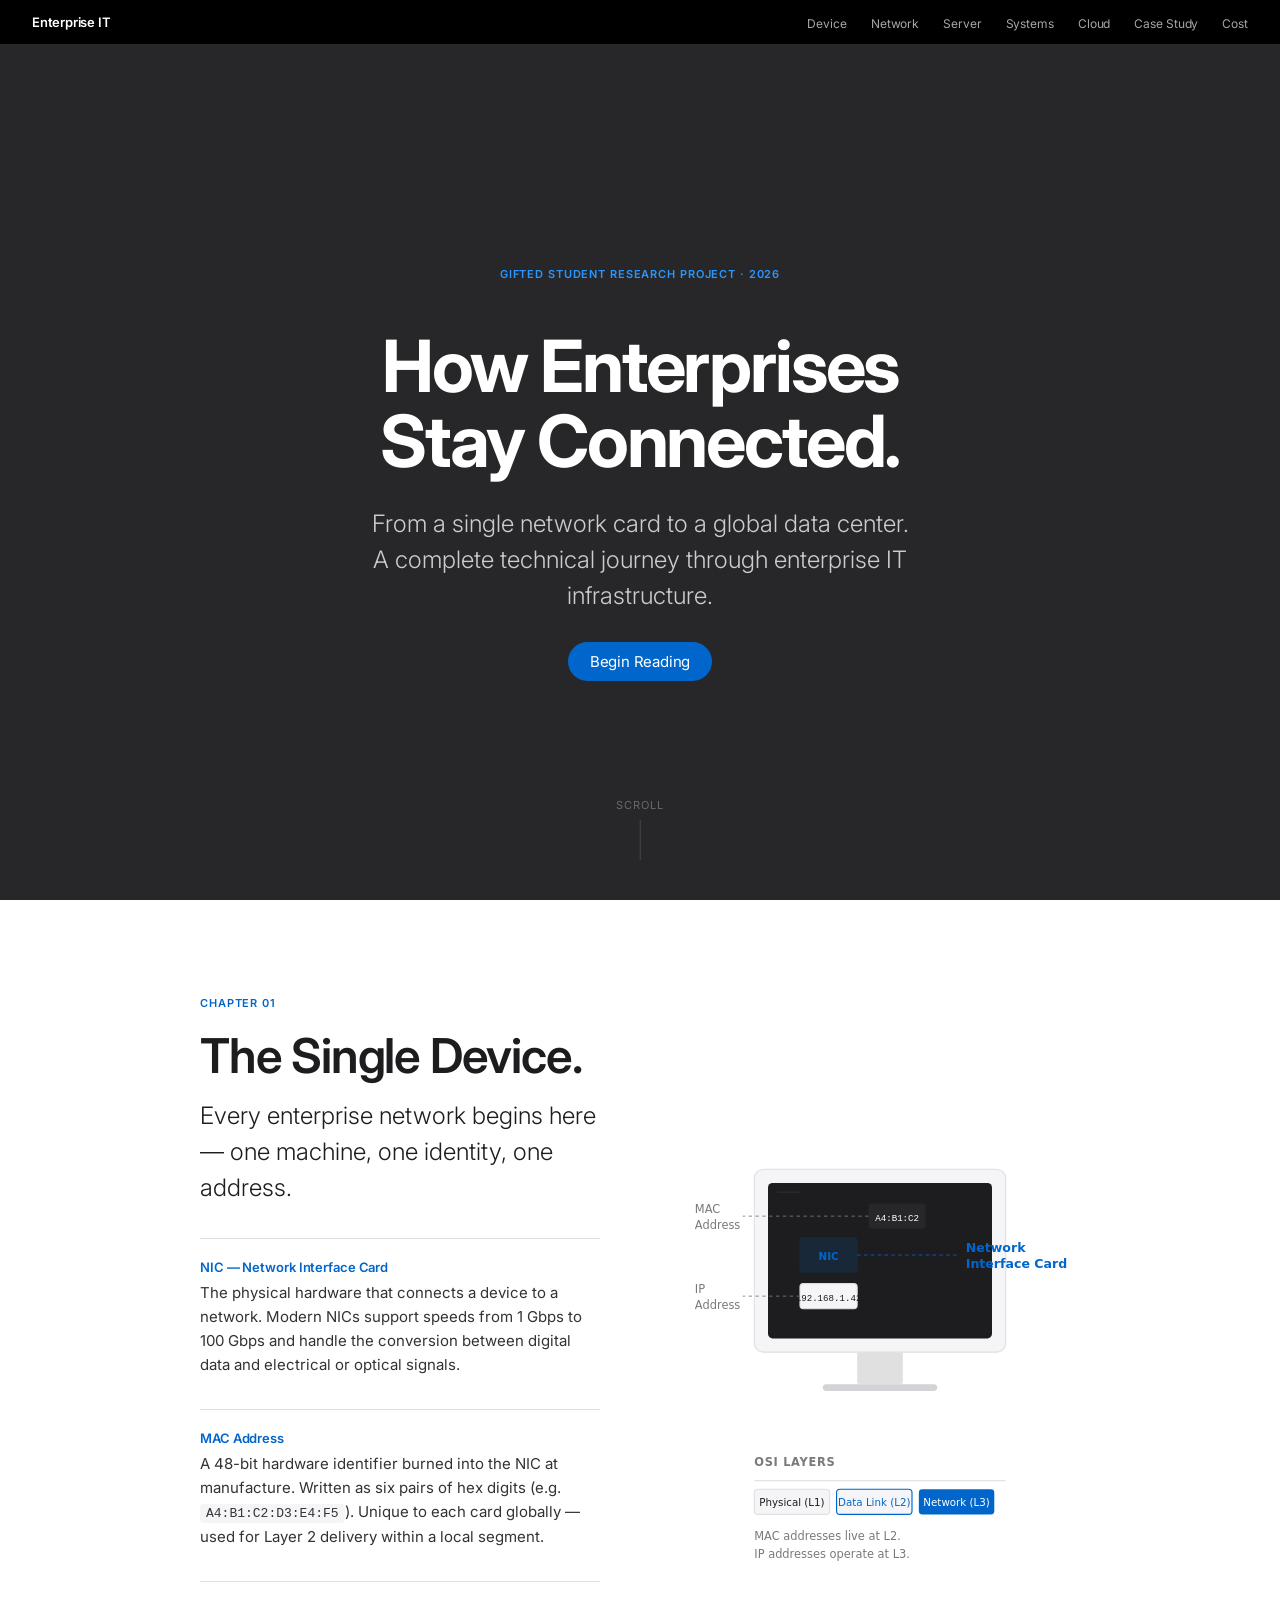
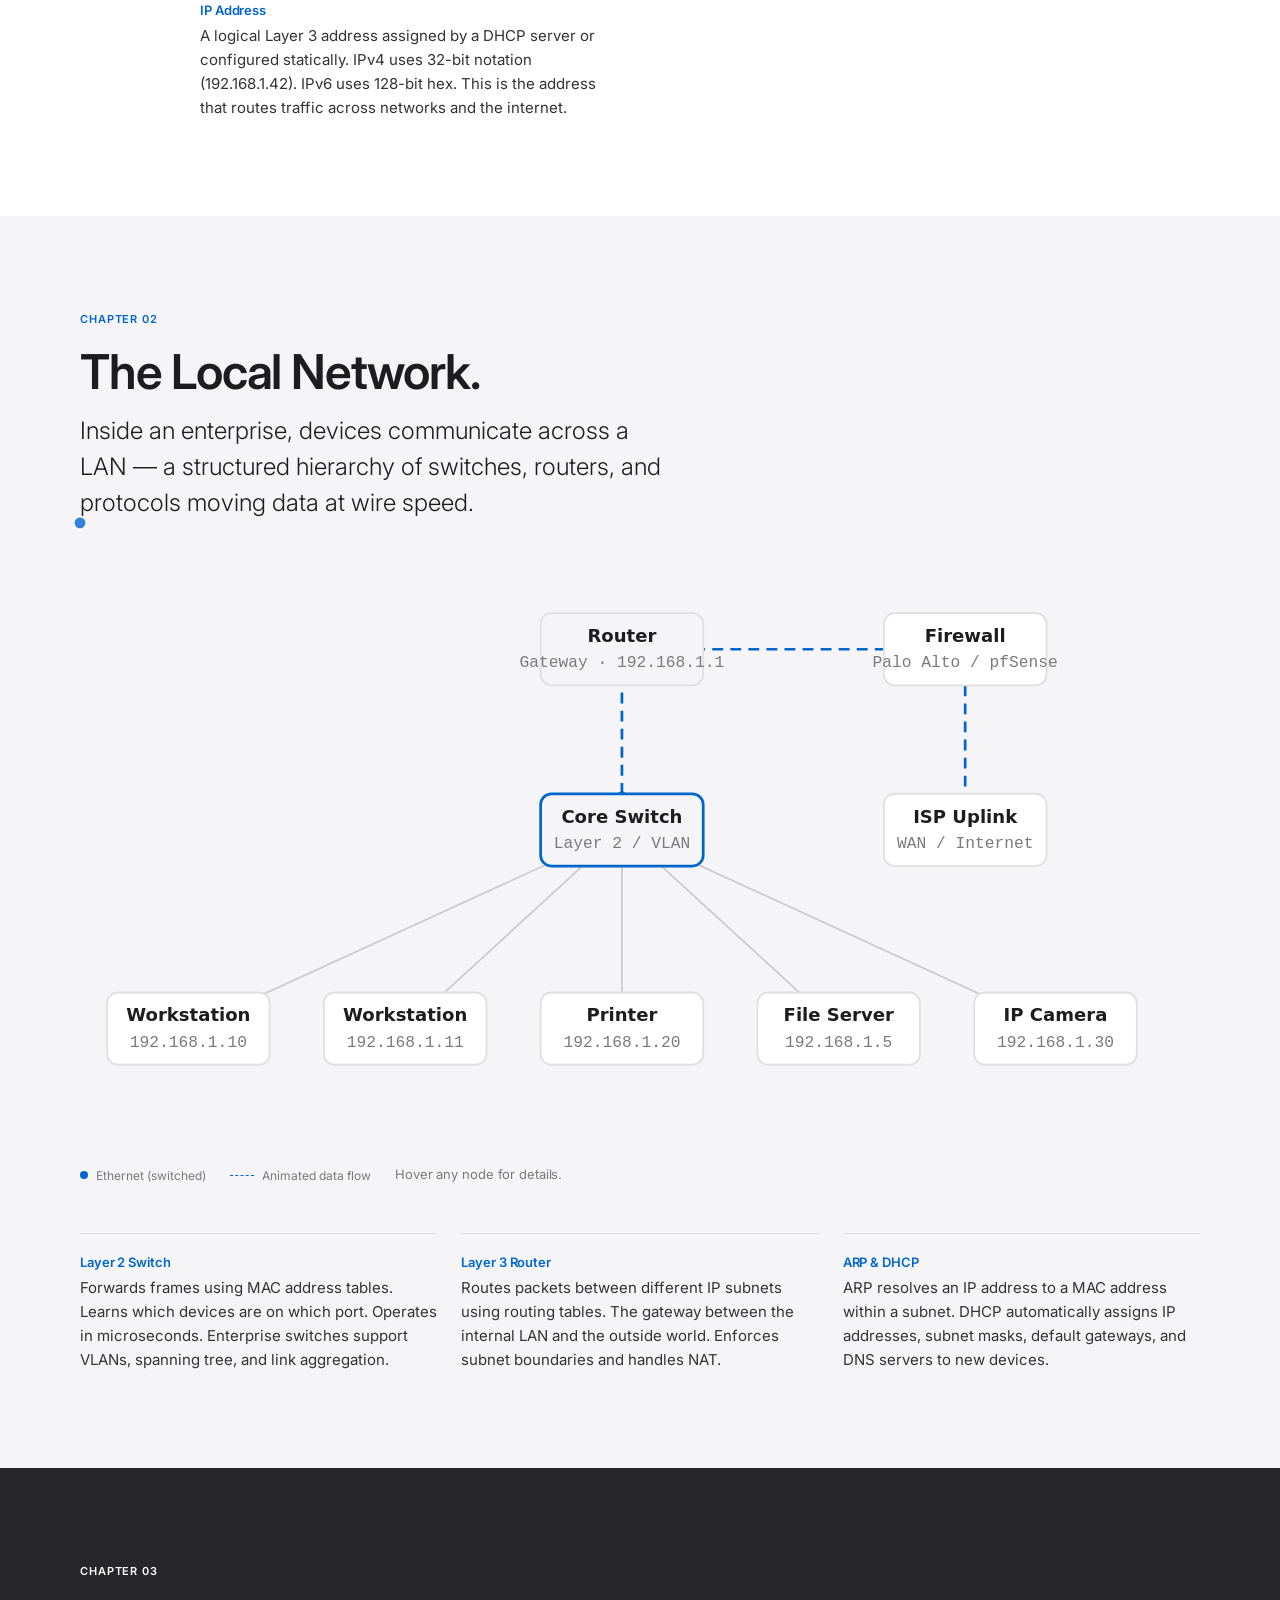
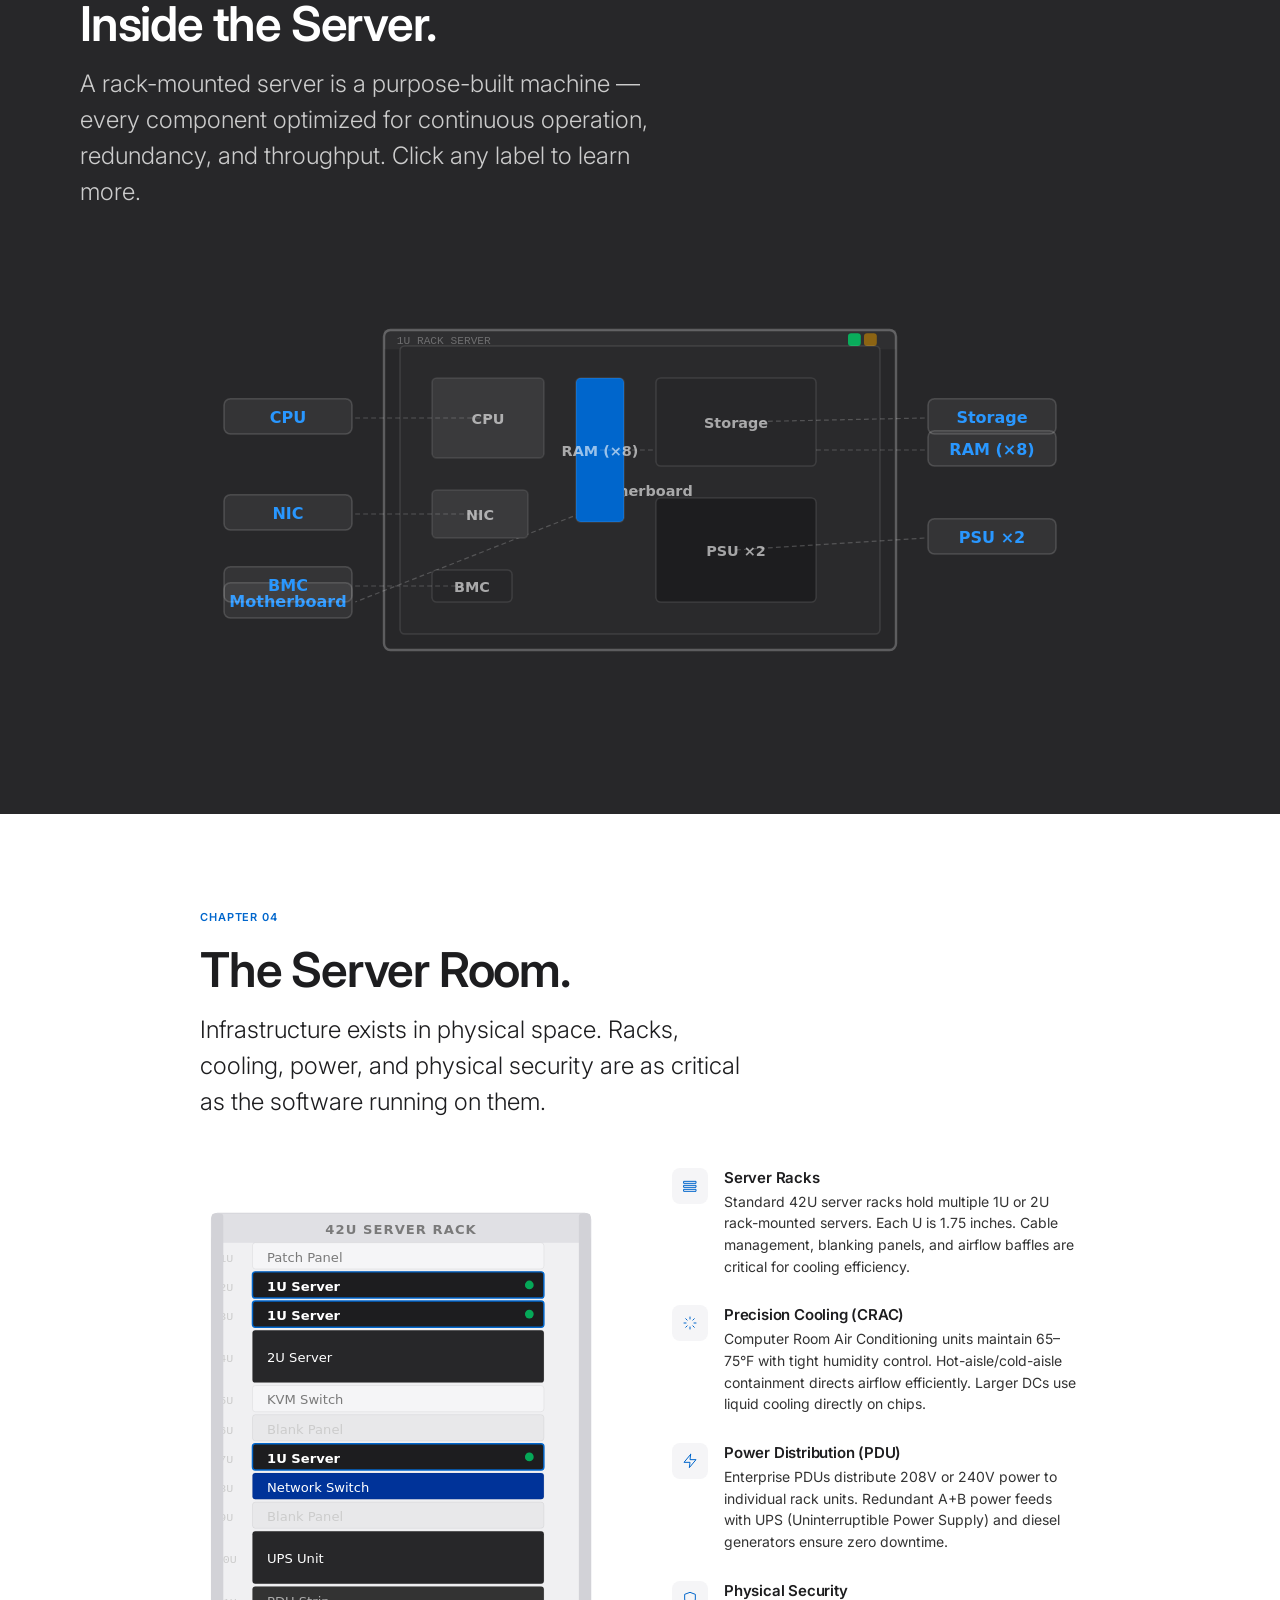
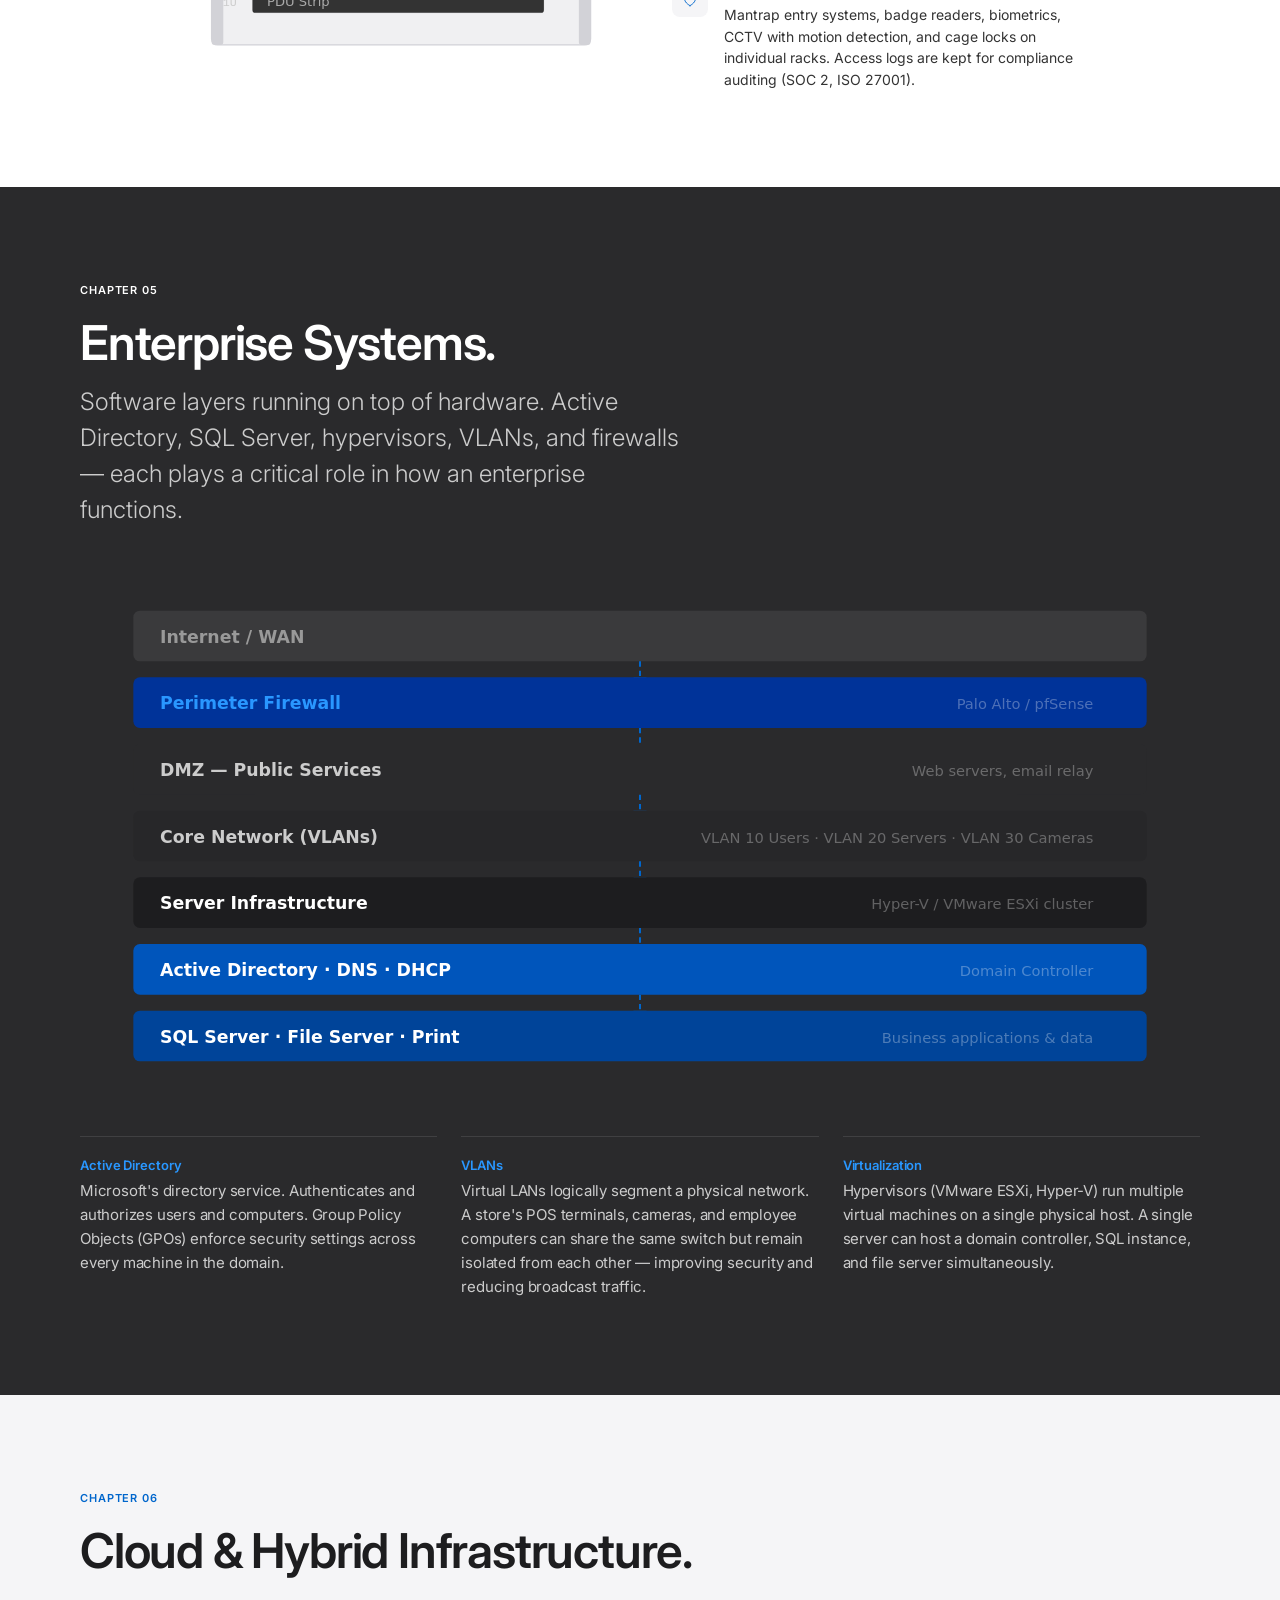
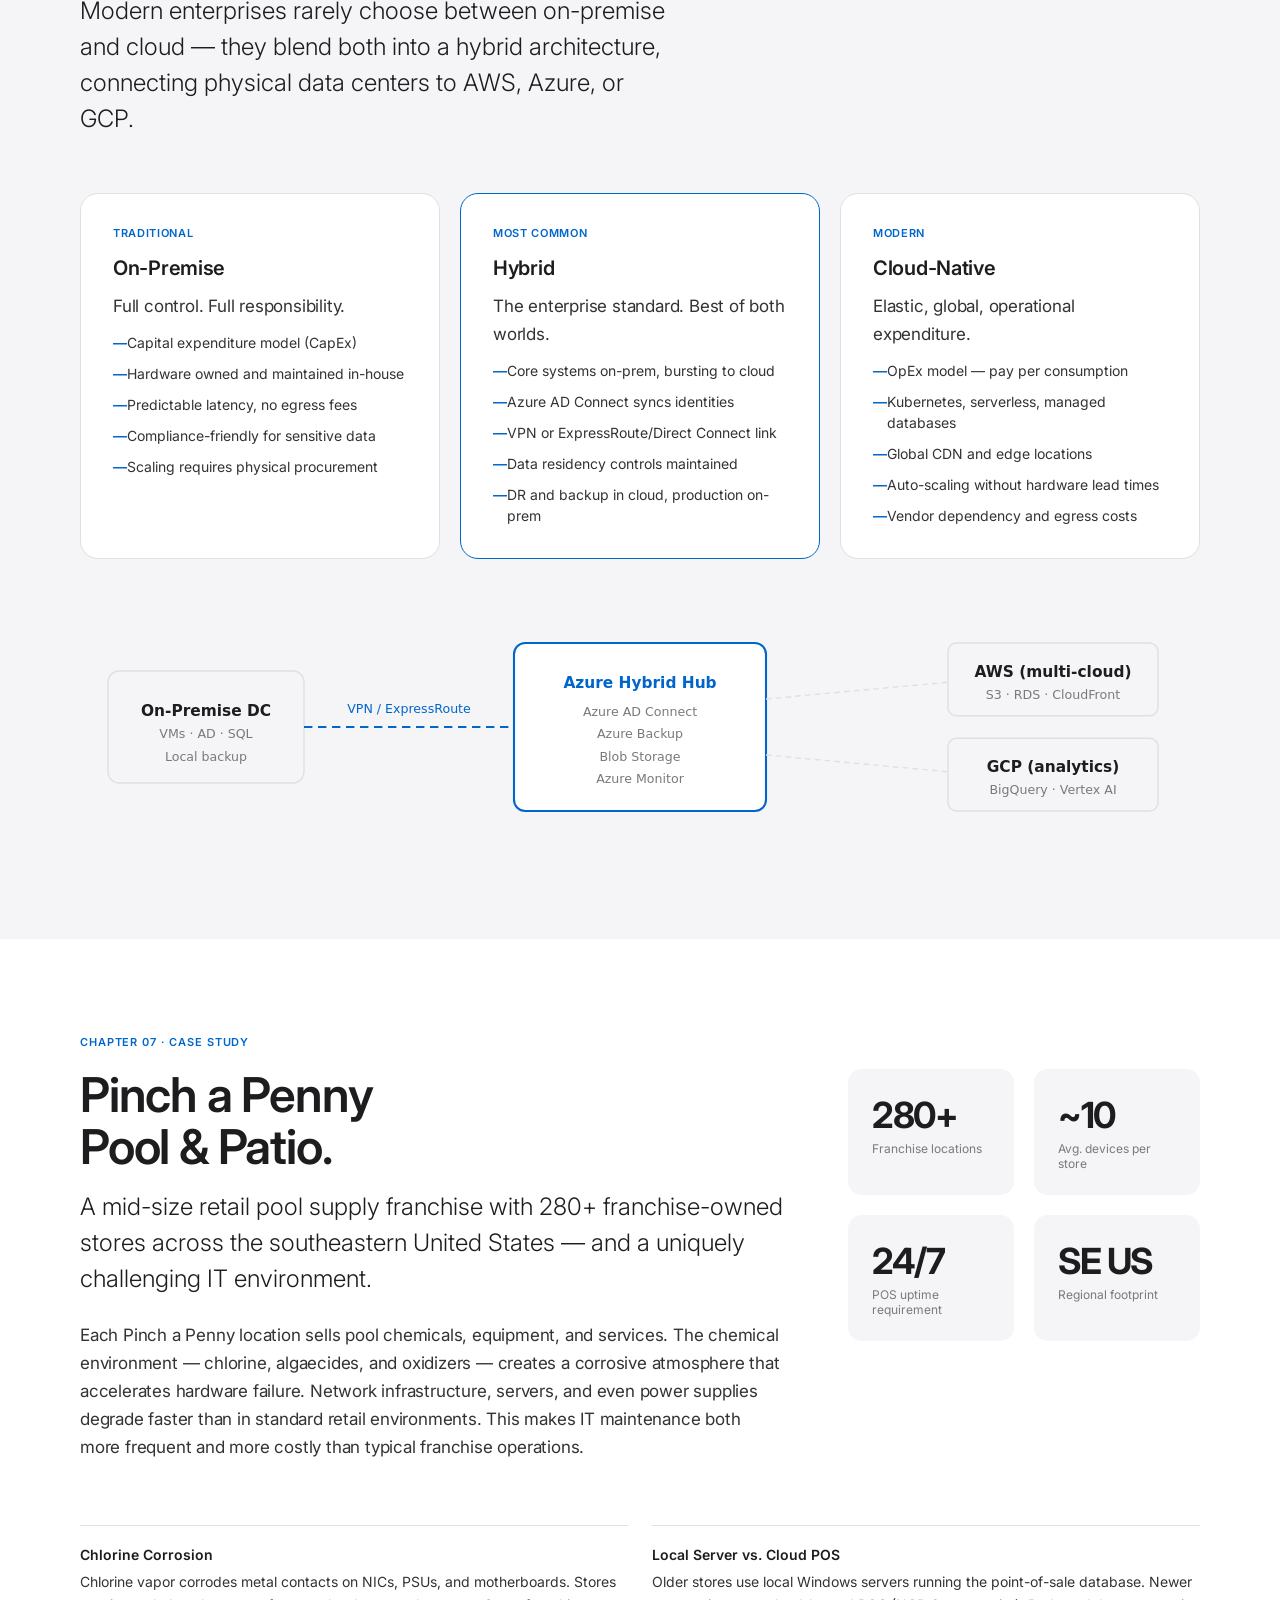
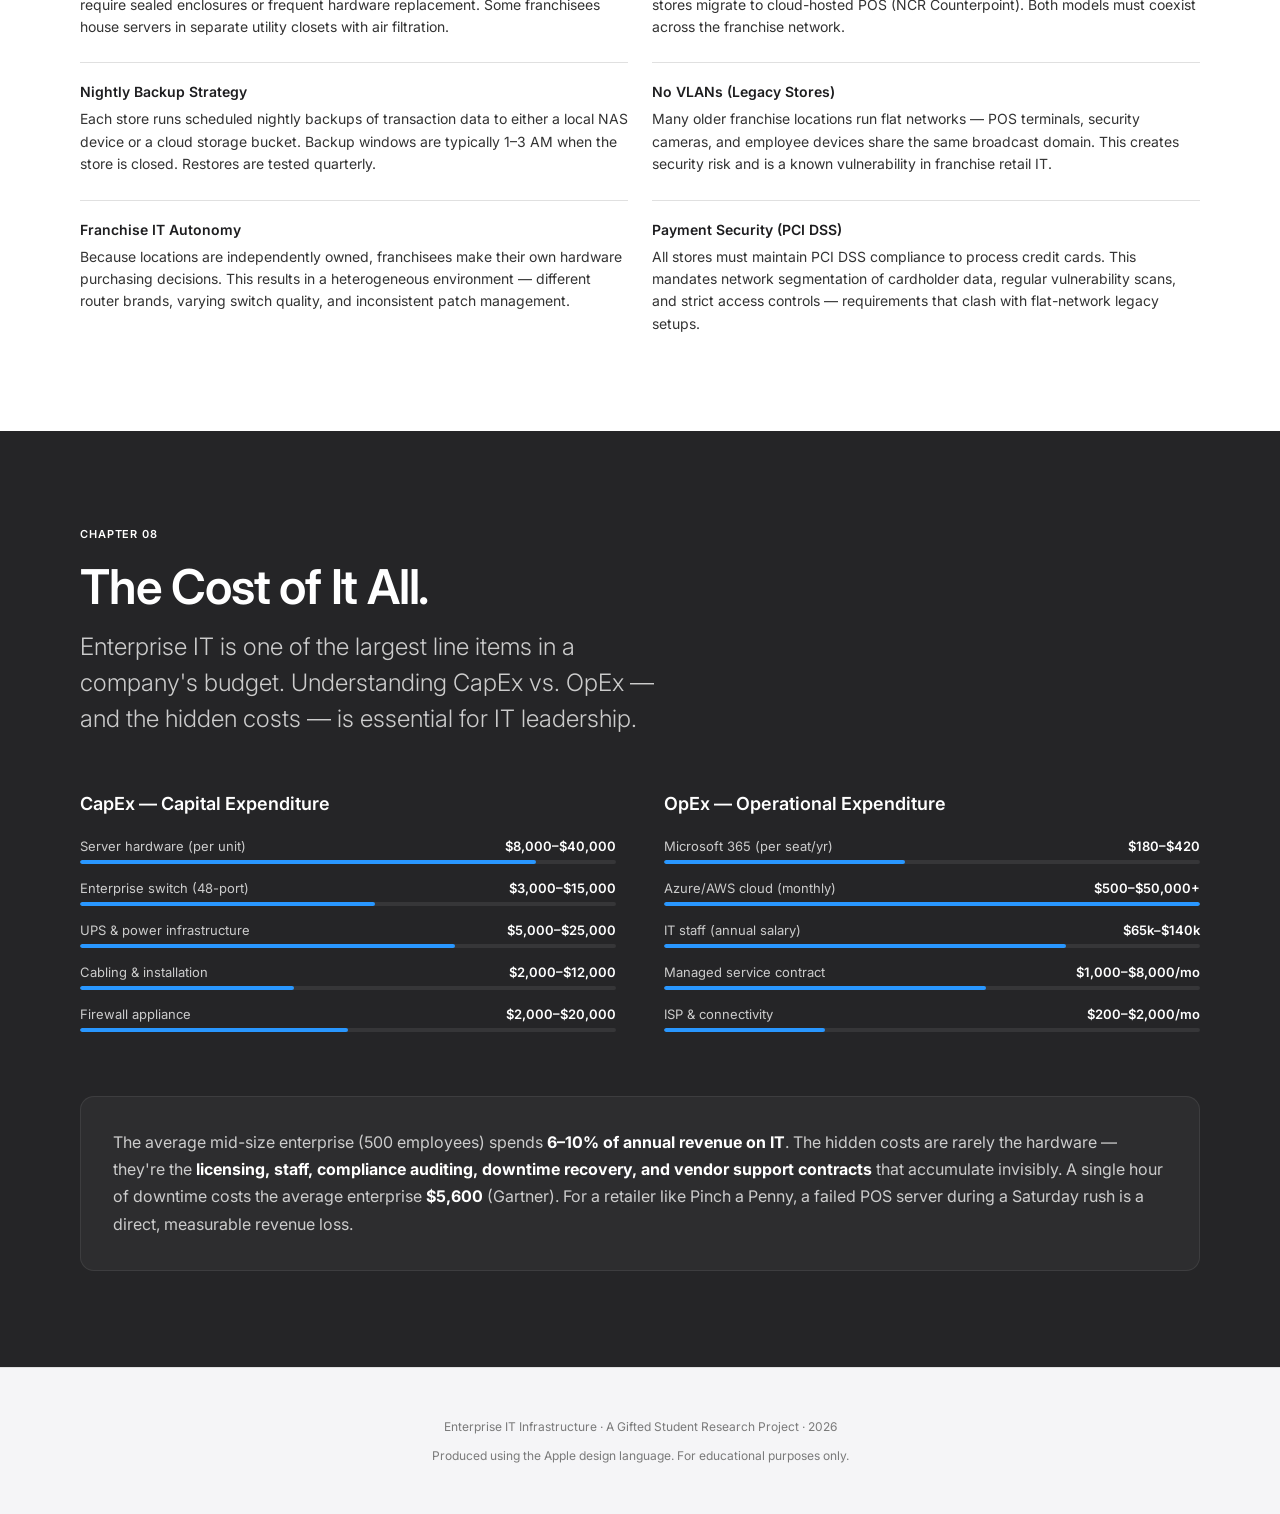
<file: enterprise-it.html>
<!DOCTYPE html>
<html lang="en">
<head>
  <meta charset="UTF-8">
  <meta name="viewport" content="width=device-width, initial-scale=1.0">
  <title>Enterprise IT Infrastructure — A Research Guide</title>
  <link rel="stylesheet" href="enterprise-it.css">
</head>
<body>

<!-- NAVIGATION -->
<nav class="global-nav">
  <span class="nav-logo">Enterprise IT</span>
  <ul class="nav-links">
    <li><a href="#device">Device</a></li>
    <li><a href="#lan">Network</a></li>
    <li><a href="#server">Server</a></li>
    <li><a href="#enterprise">Systems</a></li>
    <li><a href="#cloud">Cloud</a></li>
    <li><a href="#penny">Case Study</a></li>
    <li><a href="#cost">Cost</a></li>
  </ul>
</nav>
<div class="nav-progress"><div class="nav-progress-bar" id="progressBar"></div></div>

<!-- ═══════════════════════════════════════════
     SECTION 1 · HERO
════════════════════════════════════════════ -->
<section id="hero">
  <div class="section-inner" style="padding-top: 144px;">
    <p class="section-label on-dark reveal">Gifted Student Research Project · 2026</p>
    <h1 class="hero-display reveal reveal-d1">How Enterprises<br>Stay Connected.</h1>
    <p class="lead reveal reveal-d2">From a single network card to a global data center.<br>A complete technical journey through enterprise IT infrastructure.</p>
    <a href="#device" class="btn-primary reveal reveal-d3">Begin Reading</a>
  </div>
  <div class="scroll-hint">
    <span>Scroll</span>
    <div class="scroll-hint-line"></div>
  </div>
</section>

<!-- ═══════════════════════════════════════════
     SECTION 2 · THE SINGLE DEVICE
════════════════════════════════════════════ -->
<section id="device" style="background: var(--canvas);">
  <div class="section-inner">
    <p class="section-label reveal">Chapter 01</p>
    <div class="device-grid">
      <div>
        <h2 class="display-lg reveal reveal-d1">The Single Device.</h2>
        <p class="lead reveal reveal-d2" style="margin-top: 16px;">Every enterprise network begins here — one machine, one identity, one address.</p>
        <div class="device-facts">
          <div class="fact-item reveal reveal-d2">
            <h4>NIC — Network Interface Card</h4>
            <p>The physical hardware that connects a device to a network. Modern NICs support speeds from 1 Gbps to 100 Gbps and handle the conversion between digital data and electrical or optical signals.</p>
          </div>
          <div class="fact-item reveal reveal-d3">
            <h4>MAC Address</h4>
            <p>A 48-bit hardware identifier burned into the NIC at manufacture. Written as six pairs of hex digits (e.g. <code style="font-size:13px; background:#f5f5f7; padding:2px 6px; border-radius:4px;">A4:B1:C2:D3:E4:F5</code>). Unique to each card globally — used for Layer 2 delivery within a local segment.</p>
          </div>
          <div class="fact-item reveal reveal-d4">
            <h4>IP Address</h4>
            <p>A logical Layer 3 address assigned by a DHCP server or configured statically. IPv4 uses 32-bit notation (192.168.1.42). IPv6 uses 128-bit hex. This is the address that routes traffic across networks and the internet.</p>
          </div>
        </div>
      </div>
      <div class="diagram reveal reveal-d2" style="position:relative;">
        <svg viewBox="0 0 340 420" fill="none" xmlns="http://www.w3.org/2000/svg" style="max-height:480px;">
          <!-- Monitor / computer body -->
          <rect x="60" y="30" width="220" height="160" rx="8" fill="#f5f5f7" stroke="#e0e0e0" stroke-width="1"/>
          <rect x="72" y="42" width="196" height="136" rx="4" fill="#1d1d1f"/>
          <!-- Screen glint lines -->
          <line x1="80" y1="50" x2="100" y2="50" stroke="rgba(255,255,255,0.08)" stroke-width="1"/>
          <!-- Stand -->
          <rect x="150" y="190" width="40" height="28" rx="2" fill="#e0e0e0"/>
          <rect x="120" y="218" width="100" height="6" rx="3" fill="#d2d2d7"/>
          <!-- NIC chip callout -->
          <rect x="100" y="90" width="50" height="30" rx="3" fill="#0066cc" opacity="0.15" stroke="#0066cc" stroke-width="1"/>
          <text x="125" y="109" font-size="9" fill="#0066cc" text-anchor="middle" font-family="system-ui" font-weight="600">NIC</text>
          <line x1="150" y1="105" x2="240" y2="105" stroke="#0066cc" stroke-width="0.75" stroke-dasharray="3,3"/>
          <text x="245" y="102" font-size="11" fill="#0066cc" font-family="system-ui" font-weight="600">Network</text>
          <text x="245" y="116" font-size="11" fill="#0066cc" font-family="system-ui" font-weight="600">Interface Card</text>
          <!-- MAC callout -->
          <rect x="160" y="60" width="50" height="22" rx="3" fill="#272729"/>
          <text x="185" y="75" font-size="8" fill="white" text-anchor="middle" font-family="monospace">A4:B1:C2</text>
          <line x1="160" y1="71" x2="50" y2="71" stroke="#7a7a7a" stroke-width="0.75" stroke-dasharray="3,3"/>
          <text x="8" y="68" font-size="10" fill="#7a7a7a" font-family="system-ui">MAC</text>
          <text x="8" y="82" font-size="10" fill="#7a7a7a" font-family="system-ui">Address</text>
          <!-- IP label -->
          <rect x="100" y="130" width="50" height="22" rx="3" fill="#f5f5f7" stroke="#e0e0e0" stroke-width="1"/>
          <text x="125" y="145" font-size="8" fill="#1d1d1f" text-anchor="middle" font-family="monospace">192.168.1.42</text>
          <line x1="100" y1="141" x2="50" y2="141" stroke="#7a7a7a" stroke-width="0.75" stroke-dasharray="3,3"/>
          <text x="8" y="138" font-size="10" fill="#7a7a7a" font-family="system-ui">IP</text>
          <text x="8" y="152" font-size="10" fill="#7a7a7a" font-family="system-ui">Address</text>
          <!-- OSI Layer labels -->
          <g transform="translate(0, 270)">
            <text x="60" y="20" font-size="10" fill="#7a7a7a" font-family="system-ui" font-weight="600" letter-spacing="0.06em">OSI LAYERS</text>
            <rect x="60" y="32" width="220" height="1" fill="#e0e0e0"/>
            <g>
              <rect x="60" y="40" width="66" height="22" rx="3" fill="#f5f5f7" stroke="#e0e0e0" stroke-width="1"/>
              <text x="93" y="55" font-size="9" fill="#1d1d1f" text-anchor="middle" font-family="system-ui">Physical (L1)</text>
            </g>
            <g>
              <rect x="132" y="40" width="66" height="22" rx="3" fill="#f5f5f7" stroke="#0066cc" stroke-width="1"/>
              <text x="165" y="55" font-size="9" fill="#0066cc" text-anchor="middle" font-family="system-ui">Data Link (L2)</text>
            </g>
            <g>
              <rect x="204" y="40" width="66" height="22" rx="3" fill="#0066cc"/>
              <text x="237" y="55" font-size="9" fill="white" text-anchor="middle" font-family="system-ui">Network (L3)</text>
            </g>
            <text x="60" y="84" font-size="10" fill="#7a7a7a" font-family="system-ui">MAC addresses live at L2.</text>
            <text x="60" y="100" font-size="10" fill="#7a7a7a" font-family="system-ui">IP addresses operate at L3.</text>
          </g>
        </svg>
      </div>
    </div>
  </div>
</section>

<!-- ═══════════════════════════════════════════
     SECTION 3 · THE LOCAL NETWORK (LAN)
════════════════════════════════════════════ -->
<section id="lan" style="background: var(--parchment);">
  <div class="section-inner wide">
    <p class="section-label reveal">Chapter 02</p>
    <h2 class="display-lg reveal reveal-d1">The Local Network.</h2>
    <p class="lead reveal reveal-d2" style="margin-top:16px; max-width:600px;">Inside an enterprise, devices communicate across a LAN — a structured hierarchy of switches, routers, and protocols moving data at wire speed.</p>
    <div class="diagram-container reveal reveal-d3" id="lanDiagram" style="position:relative;">
      <!-- LAN SVG rendered by JS -->
    </div>
    <div class="diagram-caption-row reveal reveal-d4">
      <div class="diagram-key"><div class="diagram-key-dot"></div><span>Ethernet (switched)</span></div>
      <div class="diagram-key"><div class="diagram-key-line"></div><span>Animated data flow</span></div>
      <span class="caption">Hover any node for details.</span>
    </div>
    <div class="device-facts" style="margin-top: 48px;">
      <div style="display: grid; grid-template-columns: repeat(3, 1fr); gap: 24px;">
        <div class="fact-item reveal reveal-d2">
          <h4>Layer 2 Switch</h4>
          <p>Forwards frames using MAC address tables. Learns which devices are on which port. Operates in microseconds. Enterprise switches support VLANs, spanning tree, and link aggregation.</p>
        </div>
        <div class="fact-item reveal reveal-d3">
          <h4>Layer 3 Router</h4>
          <p>Routes packets between different IP subnets using routing tables. The gateway between the internal LAN and the outside world. Enforces subnet boundaries and handles NAT.</p>
        </div>
        <div class="fact-item reveal reveal-d4">
          <h4>ARP &amp; DHCP</h4>
          <p>ARP resolves an IP address to a MAC address within a subnet. DHCP automatically assigns IP addresses, subnet masks, default gateways, and DNS servers to new devices.</p>
        </div>
      </div>
    </div>
  </div>
  <div class="svg-tooltip" id="lanTooltip"></div>
</section>

<!-- ═══════════════════════════════════════════
     SECTION 4 · INSIDE THE SERVER
════════════════════════════════════════════ -->
<section id="server" style="background: var(--tile-1);">
  <div class="section-inner wide">
    <p class="section-label on-dark reveal">Chapter 03</p>
    <h2 class="display-lg reveal reveal-d1" style="color:#fff;">Inside the Server.</h2>
    <p class="lead reveal reveal-d2" style="color:var(--muted-on-dark); margin-top:16px; max-width:580px;">A rack-mounted server is a purpose-built machine — every component optimized for continuous operation, redundancy, and throughput. Click any label to learn more.</p>
    <div class="server-diagram-wrap reveal reveal-d3" id="serverDiagram" style="position:relative;">
      <!-- Server SVG rendered by JS -->
    </div>
    <div id="serverInfoCard" class="component-info-card">
      <button class="close-card" id="closeCard">×</button>
      <h3 id="cardTitle"></h3>
      <p id="cardBody"></p>
    </div>
  </div>
</section>

<!-- ═══════════════════════════════════════════
     SECTION 5 · THE SERVER ROOM
════════════════════════════════════════════ -->
<section id="server-room" style="background: var(--canvas);">
  <div class="section-inner">
    <p class="section-label reveal">Chapter 04</p>
    <h2 class="display-lg reveal reveal-d1">The Server Room.</h2>
    <p class="lead reveal reveal-d2" style="margin-top:16px; max-width:560px;">Infrastructure exists in physical space. Racks, cooling, power, and physical security are as critical as the software running on them.</p>
    <div class="server-room-grid">
      <div class="diagram reveal reveal-d2" id="rackDiagram"></div>
      <div class="room-features">
        <div class="room-feature reveal reveal-d2">
          <div class="room-feature-icon"><svg viewBox="0 0 24 24"><path d="M3 5h18v3H3zM3 11h18v3H3zM3 17h18v3H3z" stroke-linecap="round"/></svg></div>
          <div><h4>Server Racks</h4><p>Standard 42U server racks hold multiple 1U or 2U rack-mounted servers. Each U is 1.75 inches. Cable management, blanking panels, and airflow baffles are critical for cooling efficiency.</p></div>
        </div>
        <div class="room-feature reveal reveal-d3">
          <div class="room-feature-icon"><svg viewBox="0 0 24 24"><path d="M12 3v3m0 12v3M3 12h3m12 0h3M5.6 5.6l2.1 2.1m8.6 8.6l2.1 2.1M5.6 18.4l2.1-2.1m8.6-8.6l2.1-2.1" stroke-linecap="round"/></svg></div>
          <div><h4>Precision Cooling (CRAC)</h4><p>Computer Room Air Conditioning units maintain 65–75°F with tight humidity control. Hot-aisle/cold-aisle containment directs airflow efficiently. Larger DCs use liquid cooling directly on chips.</p></div>
        </div>
        <div class="room-feature reveal reveal-d4">
          <div class="room-feature-icon"><svg viewBox="0 0 24 24"><path d="M13 2L3 14h9l-1 8 10-12h-9l1-8z" stroke-linecap="round" stroke-linejoin="round"/></svg></div>
          <div><h4>Power Distribution (PDU)</h4><p>Enterprise PDUs distribute 208V or 240V power to individual rack units. Redundant A+B power feeds with UPS (Uninterruptible Power Supply) and diesel generators ensure zero downtime.</p></div>
        </div>
        <div class="room-feature reveal reveal-d5">
          <div class="room-feature-icon"><svg viewBox="0 0 24 24"><path d="M12 22s8-4 8-10V5l-8-3-8 3v7c0 6 8 10 8 10z" stroke-linecap="round"/></svg></div>
          <div><h4>Physical Security</h4><p>Mantrap entry systems, badge readers, biometrics, CCTV with motion detection, and cage locks on individual racks. Access logs are kept for compliance auditing (SOC 2, ISO 27001).</p></div>
        </div>
      </div>
    </div>
  </div>
</section>

<!-- ═══════════════════════════════════════════
     SECTION 6 · ENTERPRISE SYSTEMS
════════════════════════════════════════════ -->
<section id="enterprise" style="background: var(--tile-2);">
  <div class="section-inner wide">
    <p class="section-label on-dark reveal">Chapter 05</p>
    <h2 class="display-lg reveal reveal-d1" style="color:#fff;">Enterprise Systems.</h2>
    <p class="lead reveal reveal-d2" style="color:var(--muted-on-dark); margin-top:16px; max-width:600px;">Software layers running on top of hardware. Active Directory, SQL Server, hypervisors, VLANs, and firewalls — each plays a critical role in how an enterprise functions.</p>
    <div class="enterprise-diagram reveal reveal-d3" id="enterpriseDiagram"></div>
    <div style="display: grid; grid-template-columns: repeat(3, 1fr); gap: 24px; margin-top: 48px;">
      <div class="fact-item reveal reveal-d2" style="border-color: rgba(255,255,255,0.1);">
        <h4 style="color: var(--primary-dark);">Active Directory</h4>
        <p class="body-text on-dark">Microsoft's directory service. Authenticates and authorizes users and computers. Group Policy Objects (GPOs) enforce security settings across every machine in the domain.</p>
      </div>
      <div class="fact-item reveal reveal-d3" style="border-color: rgba(255,255,255,0.1);">
        <h4 style="color: var(--primary-dark);">VLANs</h4>
        <p class="body-text on-dark">Virtual LANs logically segment a physical network. A store's POS terminals, cameras, and employee computers can share the same switch but remain isolated from each other — improving security and reducing broadcast traffic.</p>
      </div>
      <div class="fact-item reveal reveal-d4" style="border-color: rgba(255,255,255,0.1);">
        <h4 style="color: var(--primary-dark);">Virtualization</h4>
        <p class="body-text on-dark">Hypervisors (VMware ESXi, Hyper-V) run multiple virtual machines on a single physical host. A single server can host a domain controller, SQL instance, and file server simultaneously.</p>
      </div>
    </div>
  </div>
</section>

<!-- ═══════════════════════════════════════════
     SECTION 7 · CLOUD & HYBRID
════════════════════════════════════════════ -->
<section id="cloud" style="background: var(--parchment);">
  <div class="section-inner wide">
    <p class="section-label reveal">Chapter 06</p>
    <h2 class="display-lg reveal reveal-d1">Cloud &amp; Hybrid Infrastructure.</h2>
    <p class="lead reveal reveal-d2" style="margin-top:16px; max-width:600px;">Modern enterprises rarely choose between on-premise and cloud — they blend both into a hybrid architecture, connecting physical data centers to AWS, Azure, or GCP.</p>
    <div class="cloud-compare reveal reveal-d3">
      <div class="cloud-card">
        <span class="cloud-tag">Traditional</span>
        <h3>On-Premise</h3>
        <p class="body-text" style="margin: 12px 0;">Full control. Full responsibility.</p>
        <ul>
          <li>Capital expenditure model (CapEx)</li>
          <li>Hardware owned and maintained in-house</li>
          <li>Predictable latency, no egress fees</li>
          <li>Compliance-friendly for sensitive data</li>
          <li>Scaling requires physical procurement</li>
        </ul>
      </div>
      <div class="cloud-card featured">
        <span class="cloud-tag">Most Common</span>
        <h3>Hybrid</h3>
        <p class="body-text" style="margin: 12px 0;">The enterprise standard. Best of both worlds.</p>
        <ul>
          <li>Core systems on-prem, bursting to cloud</li>
          <li>Azure AD Connect syncs identities</li>
          <li>VPN or ExpressRoute/Direct Connect link</li>
          <li>Data residency controls maintained</li>
          <li>DR and backup in cloud, production on-prem</li>
        </ul>
      </div>
      <div class="cloud-card">
        <span class="cloud-tag">Modern</span>
        <h3>Cloud-Native</h3>
        <p class="body-text" style="margin: 12px 0;">Elastic, global, operational expenditure.</p>
        <ul>
          <li>OpEx model — pay per consumption</li>
          <li>Kubernetes, serverless, managed databases</li>
          <li>Global CDN and edge locations</li>
          <li>Auto-scaling without hardware lead times</li>
          <li>Vendor dependency and egress costs</li>
        </ul>
      </div>
    </div>
    <div class="cloud-diagram reveal reveal-d4" id="cloudDiagram"></div>
  </div>
</section>

<!-- ═══════════════════════════════════════════
     SECTION 8 · PINCH A PENNY
════════════════════════════════════════════ -->
<section id="penny" style="background: var(--canvas);">
  <div class="section-inner wide">
    <p class="section-label reveal">Chapter 07 · Case Study</p>
    <div class="case-study-header">
      <div>
        <h2 class="display-lg reveal reveal-d1">Pinch a Penny<br>Pool &amp; Patio.</h2>
        <p class="lead reveal reveal-d2" style="margin-top:16px;">A mid-size retail pool supply franchise with 280+ franchise-owned stores across the southeastern United States — and a uniquely challenging IT environment.</p>
        <p class="body-text reveal reveal-d3" style="margin-top:24px;">Each Pinch a Penny location sells pool chemicals, equipment, and services. The chemical environment — chlorine, algaecides, and oxidizers — creates a corrosive atmosphere that accelerates hardware failure. Network infrastructure, servers, and even power supplies degrade faster than in standard retail environments. This makes IT maintenance both more frequent and more costly than typical franchise operations.</p>
      </div>
      <div class="case-study-stats reveal reveal-d3">
        <div class="stat-card"><div class="stat-num">280+</div><div class="stat-label">Franchise locations</div></div>
        <div class="stat-card"><div class="stat-num">~10</div><div class="stat-label">Avg. devices per store</div></div>
        <div class="stat-card"><div class="stat-num">24/7</div><div class="stat-label">POS uptime requirement</div></div>
        <div class="stat-card"><div class="stat-num">SE US</div><div class="stat-label">Regional footprint</div></div>
      </div>
    </div>
    <div class="challenge-grid">
      <div class="challenge-item reveal reveal-d2">
        <h4>Chlorine Corrosion</h4>
        <p>Chlorine vapor corrodes metal contacts on NICs, PSUs, and motherboards. Stores require sealed enclosures or frequent hardware replacement. Some franchisees house servers in separate utility closets with air filtration.</p>
      </div>
      <div class="challenge-item reveal reveal-d3">
        <h4>Local Server vs. Cloud POS</h4>
        <p>Older stores use local Windows servers running the point-of-sale database. Newer stores migrate to cloud-hosted POS (NCR Counterpoint). Both models must coexist across the franchise network.</p>
      </div>
      <div class="challenge-item reveal reveal-d4">
        <h4>Nightly Backup Strategy</h4>
        <p>Each store runs scheduled nightly backups of transaction data to either a local NAS device or a cloud storage bucket. Backup windows are typically 1–3 AM when the store is closed. Restores are tested quarterly.</p>
      </div>
      <div class="challenge-item reveal reveal-d5">
        <h4>No VLANs (Legacy Stores)</h4>
        <p>Many older franchise locations run flat networks — POS terminals, security cameras, and employee devices share the same broadcast domain. This creates security risk and is a known vulnerability in franchise retail IT.</p>
      </div>
      <div class="challenge-item reveal reveal-d2">
        <h4>Franchise IT Autonomy</h4>
        <p>Because locations are independently owned, franchisees make their own hardware purchasing decisions. This results in a heterogeneous environment — different router brands, varying switch quality, and inconsistent patch management.</p>
      </div>
      <div class="challenge-item reveal reveal-d3">
        <h4>Payment Security (PCI DSS)</h4>
        <p>All stores must maintain PCI DSS compliance to process credit cards. This mandates network segmentation of cardholder data, regular vulnerability scans, and strict access controls — requirements that clash with flat-network legacy setups.</p>
      </div>
    </div>
  </div>
</section>

<!-- ═══════════════════════════════════════════
     SECTION 9 · THE COST OF IT ALL
════════════════════════════════════════════ -->
<section id="cost" style="background: var(--tile-3);">
  <div class="section-inner wide">
    <p class="section-label on-dark reveal">Chapter 08</p>
    <h2 class="display-lg reveal reveal-d1" style="color:#fff;">The Cost of It All.</h2>
    <p class="lead reveal reveal-d2" style="color:var(--muted-on-dark); margin-top:16px; max-width:600px;">Enterprise IT is one of the largest line items in a company's budget. Understanding CapEx vs. OpEx — and the hidden costs — is essential for IT leadership.</p>
    <div class="cost-grid">
      <div class="cost-category reveal reveal-d2">
        <h3>CapEx — Capital Expenditure</h3>
        <div class="cost-bar-group">
          <div class="cost-bar-item">
            <div class="cost-bar-label"><span>Server hardware (per unit)</span><span>$8,000–$40,000</span></div>
            <div class="cost-bar-track"><div class="cost-bar-fill" data-width="85"></div></div>
          </div>
          <div class="cost-bar-item">
            <div class="cost-bar-label"><span>Enterprise switch (48-port)</span><span>$3,000–$15,000</span></div>
            <div class="cost-bar-track"><div class="cost-bar-fill" data-width="55"></div></div>
          </div>
          <div class="cost-bar-item">
            <div class="cost-bar-label"><span>UPS &amp; power infrastructure</span><span>$5,000–$25,000</span></div>
            <div class="cost-bar-track"><div class="cost-bar-fill" data-width="70"></div></div>
          </div>
          <div class="cost-bar-item">
            <div class="cost-bar-label"><span>Cabling &amp; installation</span><span>$2,000–$12,000</span></div>
            <div class="cost-bar-track"><div class="cost-bar-fill" data-width="40"></div></div>
          </div>
          <div class="cost-bar-item">
            <div class="cost-bar-label"><span>Firewall appliance</span><span>$2,000–$20,000</span></div>
            <div class="cost-bar-track"><div class="cost-bar-fill" data-width="50"></div></div>
          </div>
        </div>
      </div>
      <div class="cost-category reveal reveal-d3">
        <h3>OpEx — Operational Expenditure</h3>
        <div class="cost-bar-group">
          <div class="cost-bar-item">
            <div class="cost-bar-label"><span>Microsoft 365 (per seat/yr)</span><span>$180–$420</span></div>
            <div class="cost-bar-track"><div class="cost-bar-fill" data-width="45"></div></div>
          </div>
          <div class="cost-bar-item">
            <div class="cost-bar-label"><span>Azure/AWS cloud (monthly)</span><span>$500–$50,000+</span></div>
            <div class="cost-bar-track"><div class="cost-bar-fill" data-width="100"></div></div>
          </div>
          <div class="cost-bar-item">
            <div class="cost-bar-label"><span>IT staff (annual salary)</span><span>$65k–$140k</span></div>
            <div class="cost-bar-track"><div class="cost-bar-fill" data-width="75"></div></div>
          </div>
          <div class="cost-bar-item">
            <div class="cost-bar-label"><span>Managed service contract</span><span>$1,000–$8,000/mo</span></div>
            <div class="cost-bar-track"><div class="cost-bar-fill" data-width="60"></div></div>
          </div>
          <div class="cost-bar-item">
            <div class="cost-bar-label"><span>ISP &amp; connectivity</span><span>$200–$2,000/mo</span></div>
            <div class="cost-bar-track"><div class="cost-bar-fill" data-width="30"></div></div>
          </div>
        </div>
      </div>
      <div class="cost-insight reveal reveal-d4">
        <p>The average mid-size enterprise (500 employees) spends <strong>6–10% of annual revenue on IT</strong>. The hidden costs are rarely the hardware — they're the <strong>licensing, staff, compliance auditing, downtime recovery, and vendor support contracts</strong> that accumulate invisibly. A single hour of downtime costs the average enterprise <strong>$5,600</strong> (Gartner). For a retailer like Pinch a Penny, a failed POS server during a Saturday rush is a direct, measurable revenue loss.</p>
      </div>
    </div>
  </div>
</section>

<!-- FOOTER -->
<footer>
  <p>Enterprise IT Infrastructure · A Gifted Student Research Project · 2026</p>
  <p style="margin-top: 8px;">Produced using the Apple design language. For educational purposes only.</p>
</footer>

<script src="enterprise-it.js"></script>
</body>
</html>
</file>
<file: enterprise-it.css>
@import url('https://fonts.googleapis.com/css2?family=Inter:wght@300;400;600;700&display=swap');

:root {
  --primary: #0066cc;
  --primary-dark: #2997ff;
  --ink: #1d1d1f;
  --ink-muted: #7a7a7a;
  --ink-80: #333333;
  --canvas: #ffffff;
  --parchment: #f5f5f7;
  --tile-1: #272729;
  --tile-2: #2a2a2c;
  --tile-3: #252527;
  --surface-black: #000000;
  --muted-on-dark: #cccccc;
  --hairline: #e0e0e0;

  --font-display: "Inter", system-ui, -apple-system, sans-serif;
  --font-text: "Inter", system-ui, -apple-system, sans-serif;

  --section-pad: 96px;
  --max-w: 960px;
  --pill: 9999px;
}

*, *::before, *::after { margin: 0; padding: 0; box-sizing: border-box; }
html { scroll-behavior: smooth; }
body { font-family: var(--font-text); color: var(--ink); background: var(--canvas); overflow-x: hidden; }

/* ── NAVIGATION ── */
nav.global-nav {
  position: fixed; top: 0; left: 0; right: 0; z-index: 200;
  height: 44px; background: var(--surface-black);
  display: flex; align-items: center; justify-content: space-between;
  padding: 0 32px;
}
.nav-logo { font-size: 13px; font-weight: 600; color: #fff; letter-spacing: -0.2px; }
.nav-links { display: flex; gap: 24px; list-style: none; }
.nav-links a { font-size: 12px; color: rgba(255,255,255,0.65); text-decoration: none; letter-spacing: -0.1px; transition: color .2s; }
.nav-links a:hover { color: #fff; }
.nav-progress { position: fixed; top: 44px; left: 0; right: 0; height: 1px; background: var(--tile-2); z-index: 199; }
.nav-progress-bar { height: 100%; background: var(--primary); width: 0%; transition: width .1s linear; }

/* ── SECTION BASE ── */
section { position: relative; }
.section-inner { max-width: var(--max-w); margin: 0 auto; padding: var(--section-pad) 40px; }
.section-inner.wide { max-width: 1200px; }
.section-label {
  font-size: 11px; font-weight: 600; letter-spacing: 0.08em; text-transform: uppercase;
  color: var(--primary); margin-bottom: 20px; opacity: 0.85;
}
.section-label.on-dark { color: var(--primary-dark); }

/* ── TYPOGRAPHY ── */
.hero-display { font-size: clamp(40px, 6vw, 72px); font-weight: 700; line-height: 1.04; letter-spacing: -0.03em; }
.display-lg { font-size: clamp(32px, 4vw, 48px); font-weight: 600; line-height: 1.08; letter-spacing: -0.025em; }
.display-md { font-size: clamp(24px, 3vw, 34px); font-weight: 600; line-height: 1.18; letter-spacing: -0.02em; }
.lead { font-size: clamp(18px, 2vw, 24px); font-weight: 300; line-height: 1.5; letter-spacing: 0; }
.body-text { font-size: 17px; font-weight: 400; line-height: 1.65; letter-spacing: -0.2px; color: var(--ink-80); }
.body-text.on-dark { color: var(--muted-on-dark); }
.caption { font-size: 13px; font-weight: 400; line-height: 1.5; letter-spacing: -0.1px; color: var(--ink-muted); }
.caption.on-dark { color: rgba(255,255,255,0.45); }

/* ── REVEAL ANIMATION ── */
.reveal { opacity: 0; transform: translateY(28px); transition: opacity 0.75s ease, transform 0.75s ease; }
.reveal.visible { opacity: 1; transform: translateY(0); }
.reveal-d1 { transition-delay: 0.1s; } .reveal-d2 { transition-delay: 0.2s; }
.reveal-d3 { transition-delay: 0.3s; } .reveal-d4 { transition-delay: 0.4s; }
.reveal-d5 { transition-delay: 0.5s; }

/* ── PILL BUTTON ── */
.btn-primary { display: inline-block; background: var(--primary); color: #fff; border-radius: var(--pill); padding: 10px 22px; font-size: 15px; font-weight: 400; text-decoration: none; letter-spacing: -0.2px; transition: transform .15s; }
.btn-primary:active { transform: scale(0.95); }

/* ── HERO SECTION ── */
#hero { min-height: 100vh; background: var(--tile-1); display: flex; align-items: center; justify-content: center; text-align: center; }
#hero .section-inner { display: flex; flex-direction: column; align-items: center; gap: 28px; }
#hero .hero-display { color: #fff; }
#hero .lead { color: var(--muted-on-dark); max-width: 560px; }
.scroll-hint { position: absolute; bottom: 40px; left: 50%; transform: translateX(-50%); display: flex; flex-direction: column; align-items: center; gap: 8px; }
.scroll-hint span { font-size: 11px; letter-spacing: 0.1em; text-transform: uppercase; color: rgba(255,255,255,0.3); }
.scroll-hint-line { width: 1px; height: 40px; background: rgba(255,255,255,0.15); animation: scrollPulse 2s ease-in-out infinite; }
@keyframes scrollPulse { 0%,100% { opacity: 0.15; } 50% { opacity: 0.6; } }

/* ── DEVICE SECTION ── */
#device { background: var(--canvas); }
.device-grid { display: grid; grid-template-columns: 1fr 1fr; gap: 80px; align-items: center; }
.device-facts { display: flex; flex-direction: column; gap: 32px; margin-top: 32px; }
.fact-item { border-top: 1px solid var(--hairline); padding-top: 20px; }
.fact-item h4 { font-size: 13px; font-weight: 600; letter-spacing: -0.1px; color: var(--primary); margin-bottom: 6px; }
.fact-item p { font-size: 15px; line-height: 1.6; color: var(--ink-80); }

/* ── LAN SECTION ── */
#lan { background: var(--parchment); }
.diagram-container { margin-top: 56px; position: relative; }
.diagram-caption-row { display: flex; gap: 24px; margin-top: 24px; flex-wrap: wrap; }
.diagram-key { display: flex; align-items: center; gap: 8px; font-size: 12px; color: var(--ink-muted); }
.diagram-key-dot { width: 8px; height: 8px; border-radius: 50%; background: var(--primary); }
.diagram-key-line { width: 24px; height: 1px; border-top: 1px dashed var(--primary); }

/* ── SERVER SECTION ── */
#server { background: var(--tile-1); }
#server .display-lg, #server .section-label { color: #fff; }
#server .lead { color: var(--muted-on-dark); }
.server-diagram-wrap { margin-top: 56px; position: relative; }
.component-info-card {
  position: absolute; background: var(--canvas); border-radius: 12px; padding: 20px 24px;
  width: 260px; box-shadow: 0 8px 32px rgba(0,0,0,0.25); pointer-events: none;
  opacity: 0; transform: translateY(8px); transition: opacity .25s, transform .25s;
  z-index: 10; border: 1px solid var(--hairline);
}
.component-info-card.active { opacity: 1; transform: translateY(0); pointer-events: all; }
.component-info-card h3 { font-size: 15px; font-weight: 600; color: var(--ink); margin-bottom: 8px; }
.component-info-card p { font-size: 13px; line-height: 1.6; color: var(--ink-80); }
.component-info-card .close-card { position: absolute; top: 12px; right: 14px; font-size: 18px; cursor: pointer; color: var(--ink-muted); line-height: 1; background: none; border: none; }

/* ── SERVER ROOM ── */
#server-room { background: var(--canvas); }
.server-room-grid { display: grid; grid-template-columns: 1fr 1fr; gap: 64px; align-items: center; margin-top: 48px; }
.room-features { display: flex; flex-direction: column; gap: 28px; }
.room-feature { display: flex; gap: 16px; }
.room-feature-icon { width: 36px; height: 36px; border-radius: 8px; background: var(--parchment); display: flex; align-items: center; justify-content: center; flex-shrink: 0; }
.room-feature-icon svg { width: 16px; height: 16px; stroke: var(--primary); fill: none; stroke-width: 1.5; }
.room-feature h4 { font-size: 15px; font-weight: 600; letter-spacing: -0.2px; margin-bottom: 4px; }
.room-feature p { font-size: 14px; color: var(--ink-80); line-height: 1.55; }

/* ── ENTERPRISE SYSTEMS ── */
#enterprise { background: var(--tile-2); }
#enterprise .display-lg, #enterprise .section-label { color: #fff; }
#enterprise .lead { color: var(--muted-on-dark); }
.enterprise-diagram { margin-top: 56px; }

/* ── CLOUD ── */
#cloud { background: var(--parchment); }
.cloud-compare { display: grid; grid-template-columns: repeat(3, 1fr); gap: 20px; margin-top: 56px; }
.cloud-card { background: var(--canvas); border-radius: 18px; padding: 32px; border: 1px solid var(--hairline); position: relative; transition: transform .2s; }
.cloud-card:hover { transform: translateY(-3px); }
.cloud-card.featured { border-color: var(--primary); }
.cloud-card h3 { font-size: 20px; font-weight: 600; letter-spacing: -0.3px; margin-bottom: 8px; }
.cloud-card .cloud-tag { font-size: 11px; font-weight: 600; letter-spacing: 0.06em; text-transform: uppercase; color: var(--primary); margin-bottom: 16px; display: block; }
.cloud-card ul { list-style: none; display: flex; flex-direction: column; gap: 10px; }
.cloud-card li { font-size: 14px; color: var(--ink-80); line-height: 1.5; padding-left: 14px; position: relative; }
.cloud-card li::before { content: '—'; position: absolute; left: 0; color: var(--primary); font-weight: 600; }
.cloud-diagram { margin-top: 48px; }

/* ── PINCH A PENNY ── */
#penny { background: var(--canvas); }
.case-study-header { display: grid; grid-template-columns: 2fr 1fr; gap: 64px; margin-bottom: 64px; align-items: start; }
.case-study-stats { display: grid; grid-template-columns: 1fr 1fr; gap: 20px; }
.stat-card { background: var(--parchment); border-radius: 14px; padding: 24px; }
.stat-card .stat-num { font-size: 36px; font-weight: 700; letter-spacing: -0.04em; color: var(--ink); }
.stat-card .stat-label { font-size: 12px; color: var(--ink-muted); margin-top: 4px; }
.challenge-grid { display: grid; grid-template-columns: repeat(2, 1fr); gap: 24px; margin-top: 48px; }
.challenge-item { border-top: 1px solid var(--hairline); padding-top: 20px; }
.challenge-item h4 { font-size: 14px; font-weight: 600; margin-bottom: 8px; }
.challenge-item p { font-size: 14px; color: var(--ink-80); line-height: 1.6; }

/* ── COST ── */
#cost { background: var(--tile-3); }
#cost .display-lg, #cost .section-label { color: #fff; }
#cost .lead { color: var(--muted-on-dark); }
.cost-grid { display: grid; grid-template-columns: 1fr 1fr; gap: 48px; margin-top: 56px; }
.cost-category h3 { font-size: 18px; font-weight: 600; color: #fff; margin-bottom: 24px; }
.cost-bar-group { display: flex; flex-direction: column; gap: 16px; }
.cost-bar-item { display: flex; flex-direction: column; gap: 6px; }
.cost-bar-label { display: flex; justify-content: space-between; font-size: 13px; }
.cost-bar-label span:first-child { color: var(--muted-on-dark); }
.cost-bar-label span:last-child { color: #fff; font-weight: 600; }
.cost-bar-track { height: 4px; background: rgba(255,255,255,0.08); border-radius: 2px; overflow: hidden; }
.cost-bar-fill { height: 100%; background: var(--primary-dark); border-radius: 2px; width: 0; transition: width 1.2s cubic-bezier(0.25, 1, 0.5, 1); }
.cost-insight { grid-column: 1 / -1; background: rgba(255,255,255,0.04); border: 1px solid rgba(255,255,255,0.08); border-radius: 14px; padding: 32px; margin-top: 16px; }
.cost-insight p { font-size: 16px; line-height: 1.7; color: var(--muted-on-dark); }
.cost-insight strong { color: #fff; }

/* ── FOOTER ── */
footer { background: var(--parchment); padding: 48px 40px; text-align: center; border-top: 1px solid var(--hairline); }
footer p { font-size: 12px; color: var(--ink-muted); line-height: 1.8; }

/* ── SVG DIAGRAMS ── */
.diagram svg { width: 100%; height: auto; display: block; }
.node-hover { cursor: pointer; }
.node-hover:hover .node-bg { fill: rgba(0, 102, 204, 0.08); }
.node-hover.active .node-bg { fill: rgba(0, 102, 204, 0.12); stroke: var(--primary); }
@keyframes dashFlow { to { stroke-dashoffset: -24; } }
.data-flow { animation: dashFlow 1.2s linear infinite; }
@keyframes dot-travel { 0% { opacity: 0; } 10% { opacity: 1; } 90% { opacity: 1; } 100% { opacity: 0; } }

/* ── TOOLTIP ── */
.svg-tooltip {
  position: absolute; background: var(--ink); color: #fff; font-size: 12px; line-height: 1.5;
  padding: 10px 14px; border-radius: 8px; pointer-events: none; white-space: nowrap;
  opacity: 0; transition: opacity .2s; z-index: 50; max-width: 220px; white-space: normal;
}
.svg-tooltip.visible { opacity: 1; }

/* ── RESPONSIVE ── */
@media (max-width: 768px) {
  .device-grid, .server-room-grid, .cost-grid, .case-study-header { grid-template-columns: 1fr; }
  .cloud-compare { grid-template-columns: 1fr; }
  .challenge-grid { grid-template-columns: 1fr; }
  .case-study-stats { grid-template-columns: 1fr 1fr; }
  .nav-links { display: none; }
}
</file>
